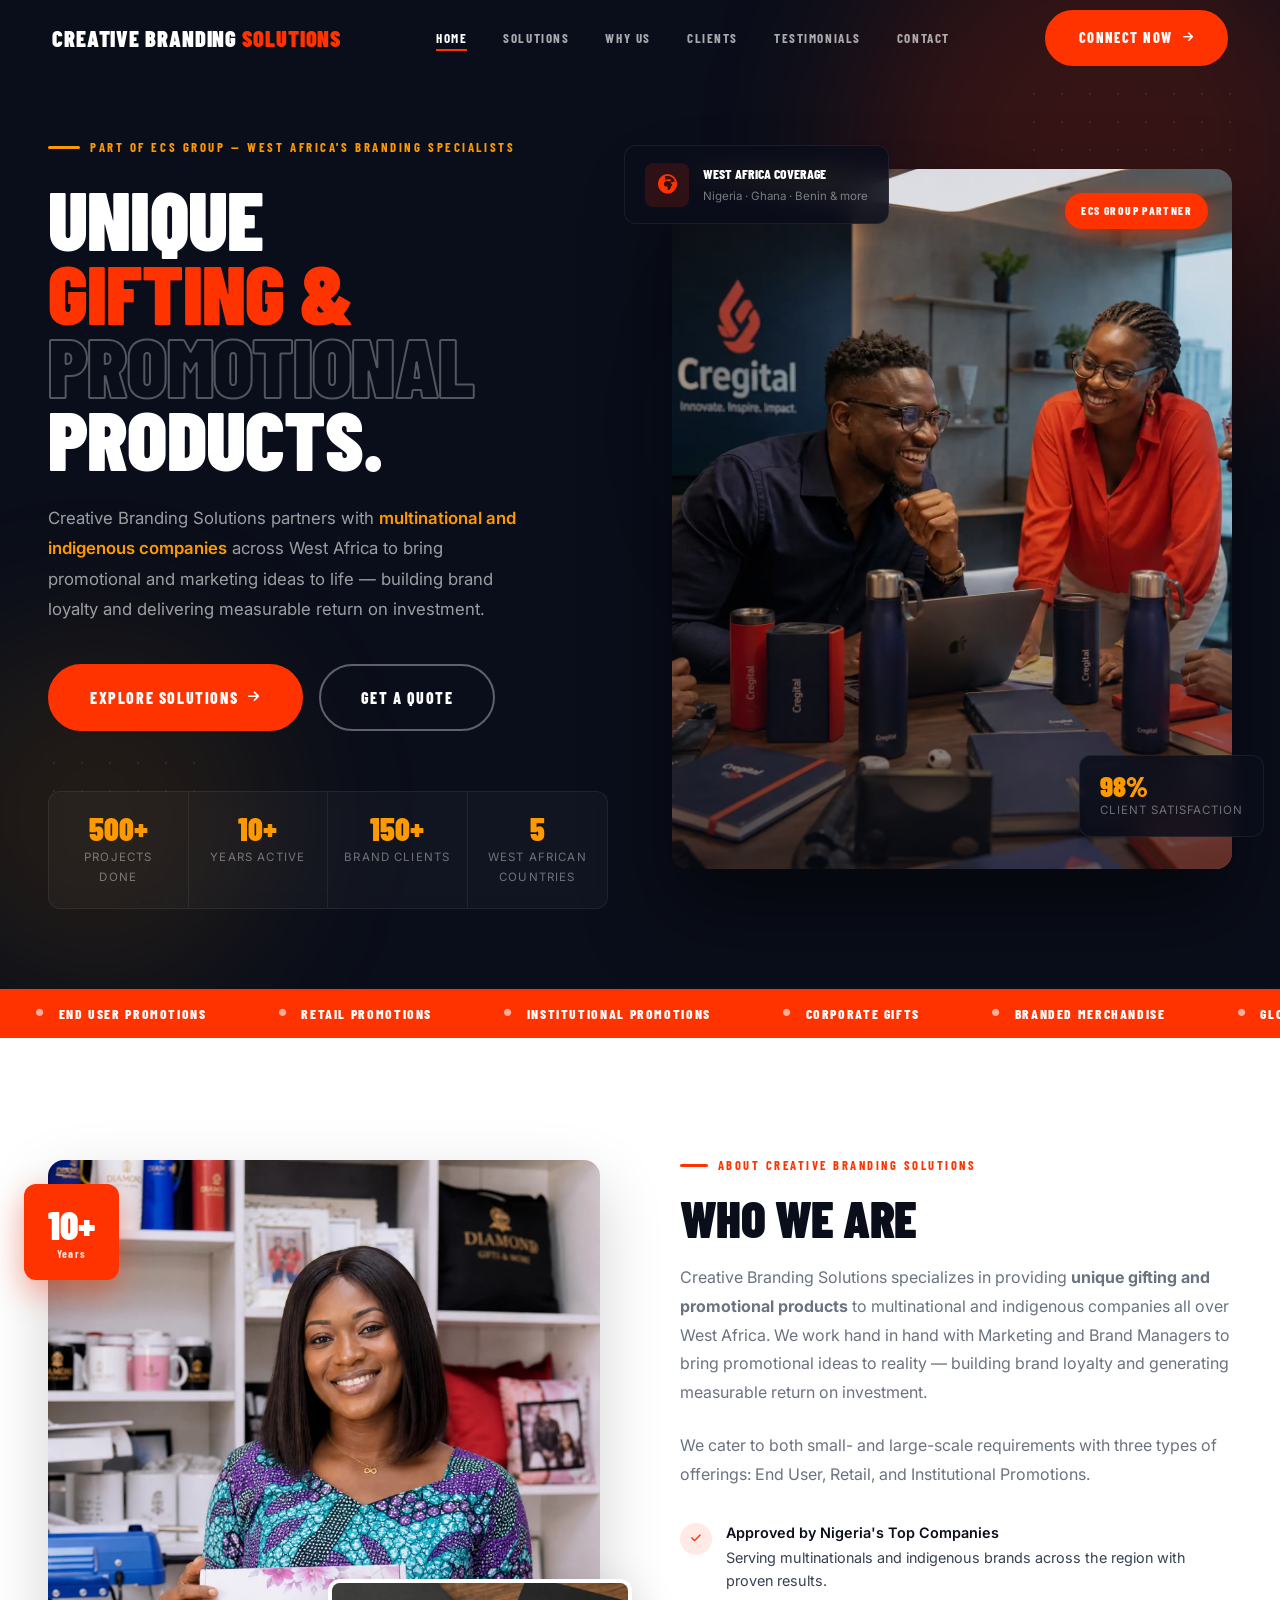
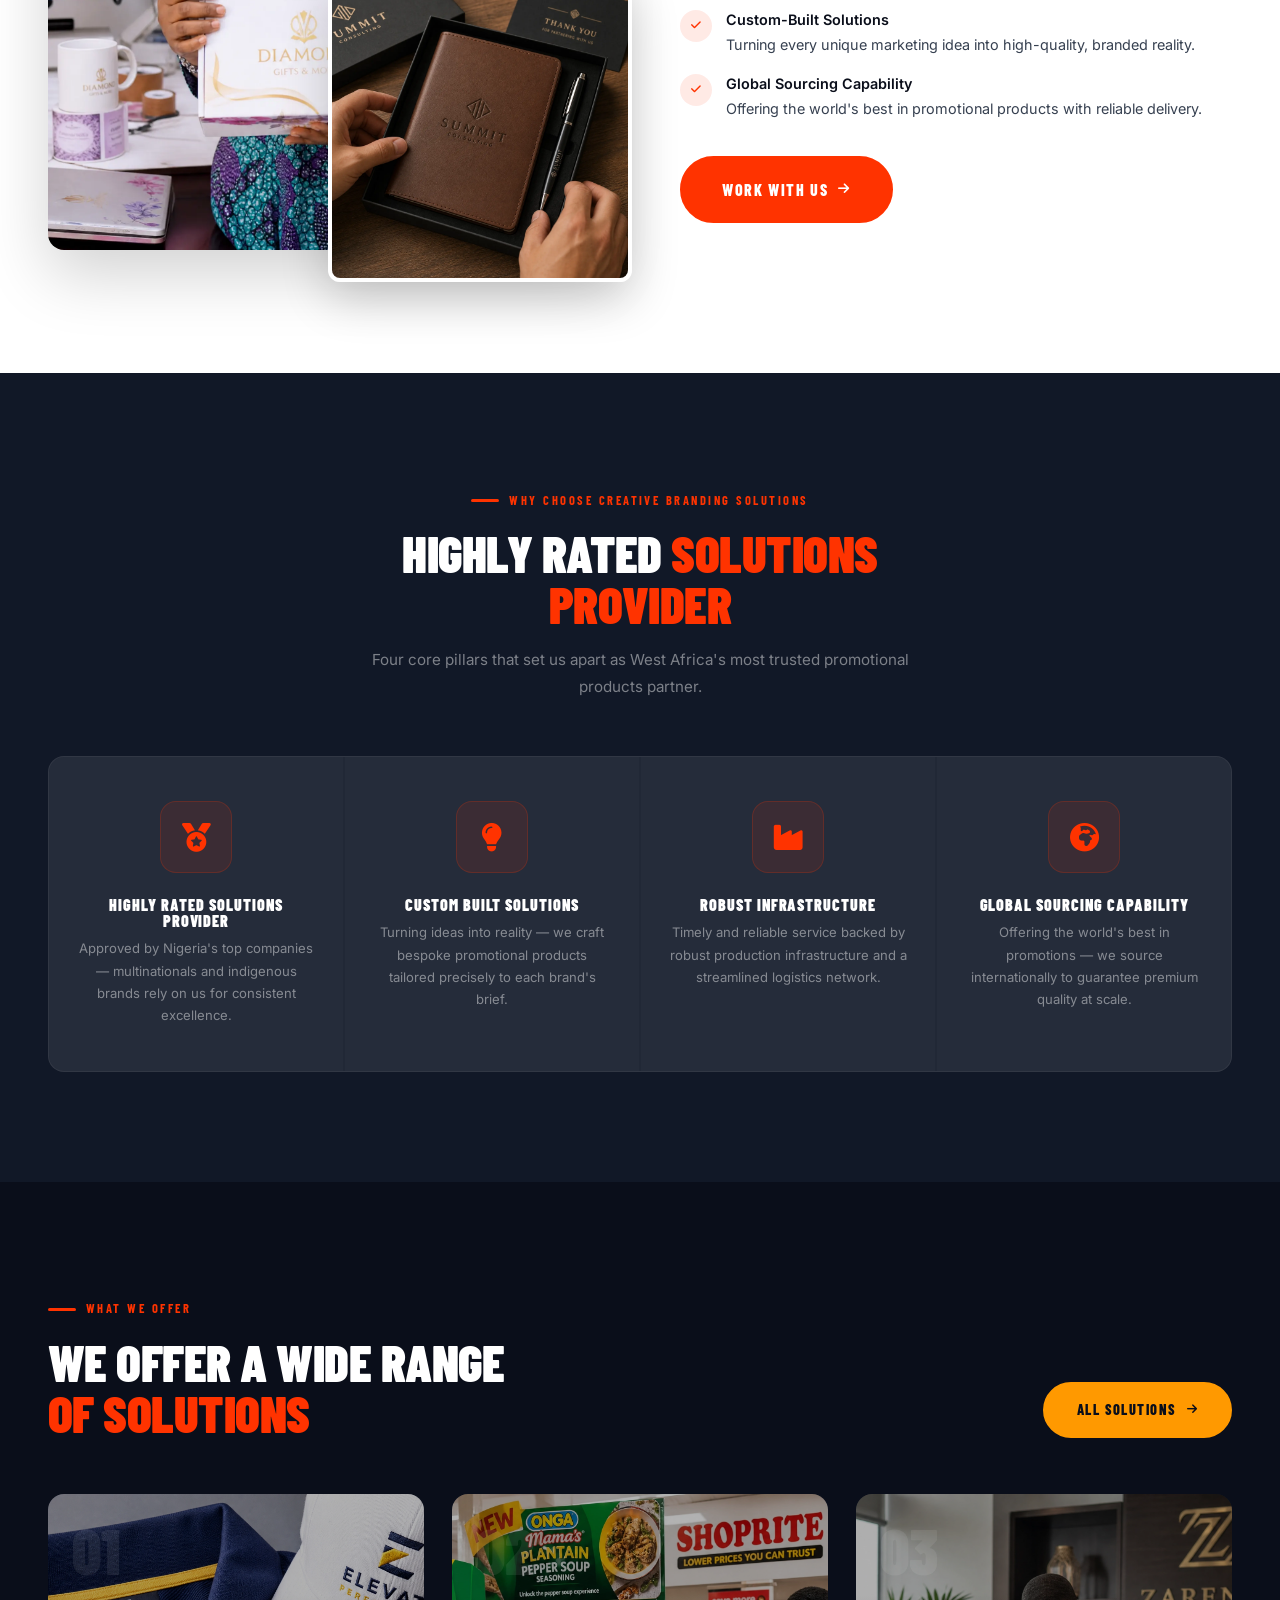
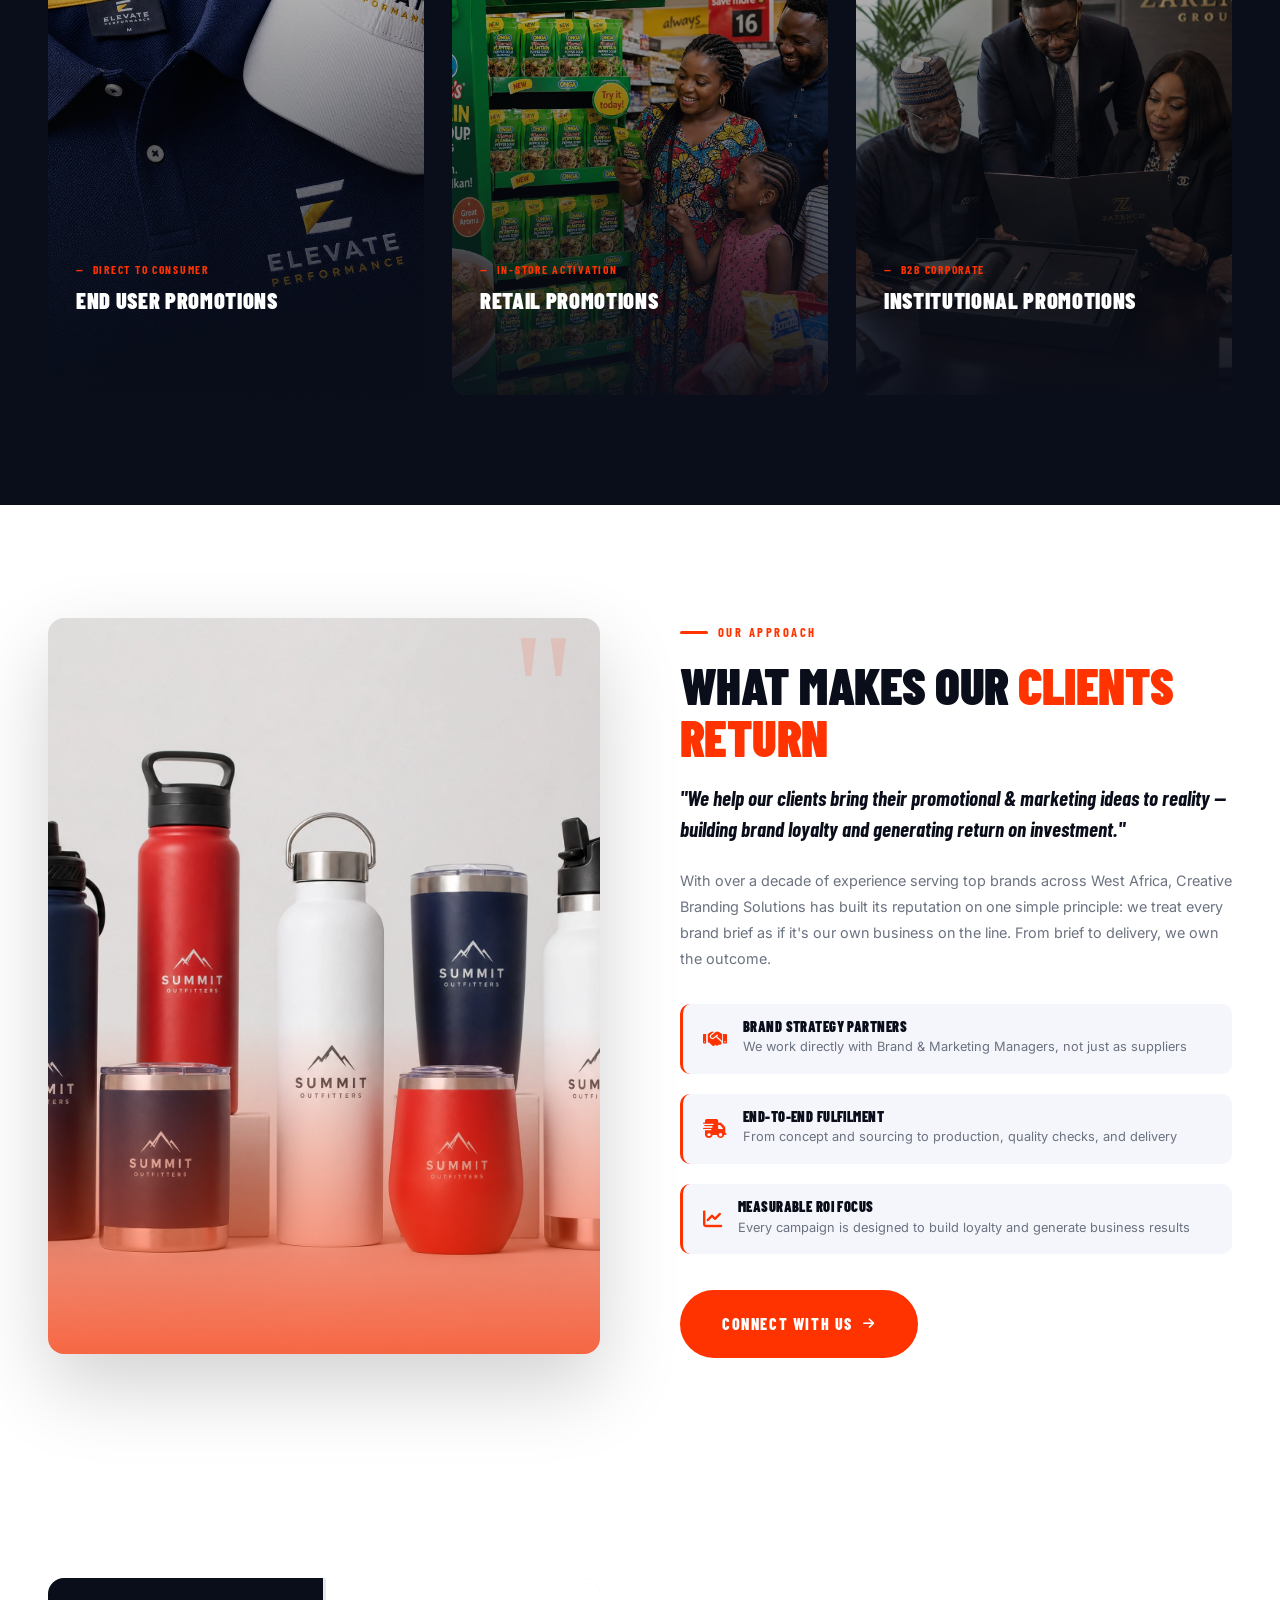
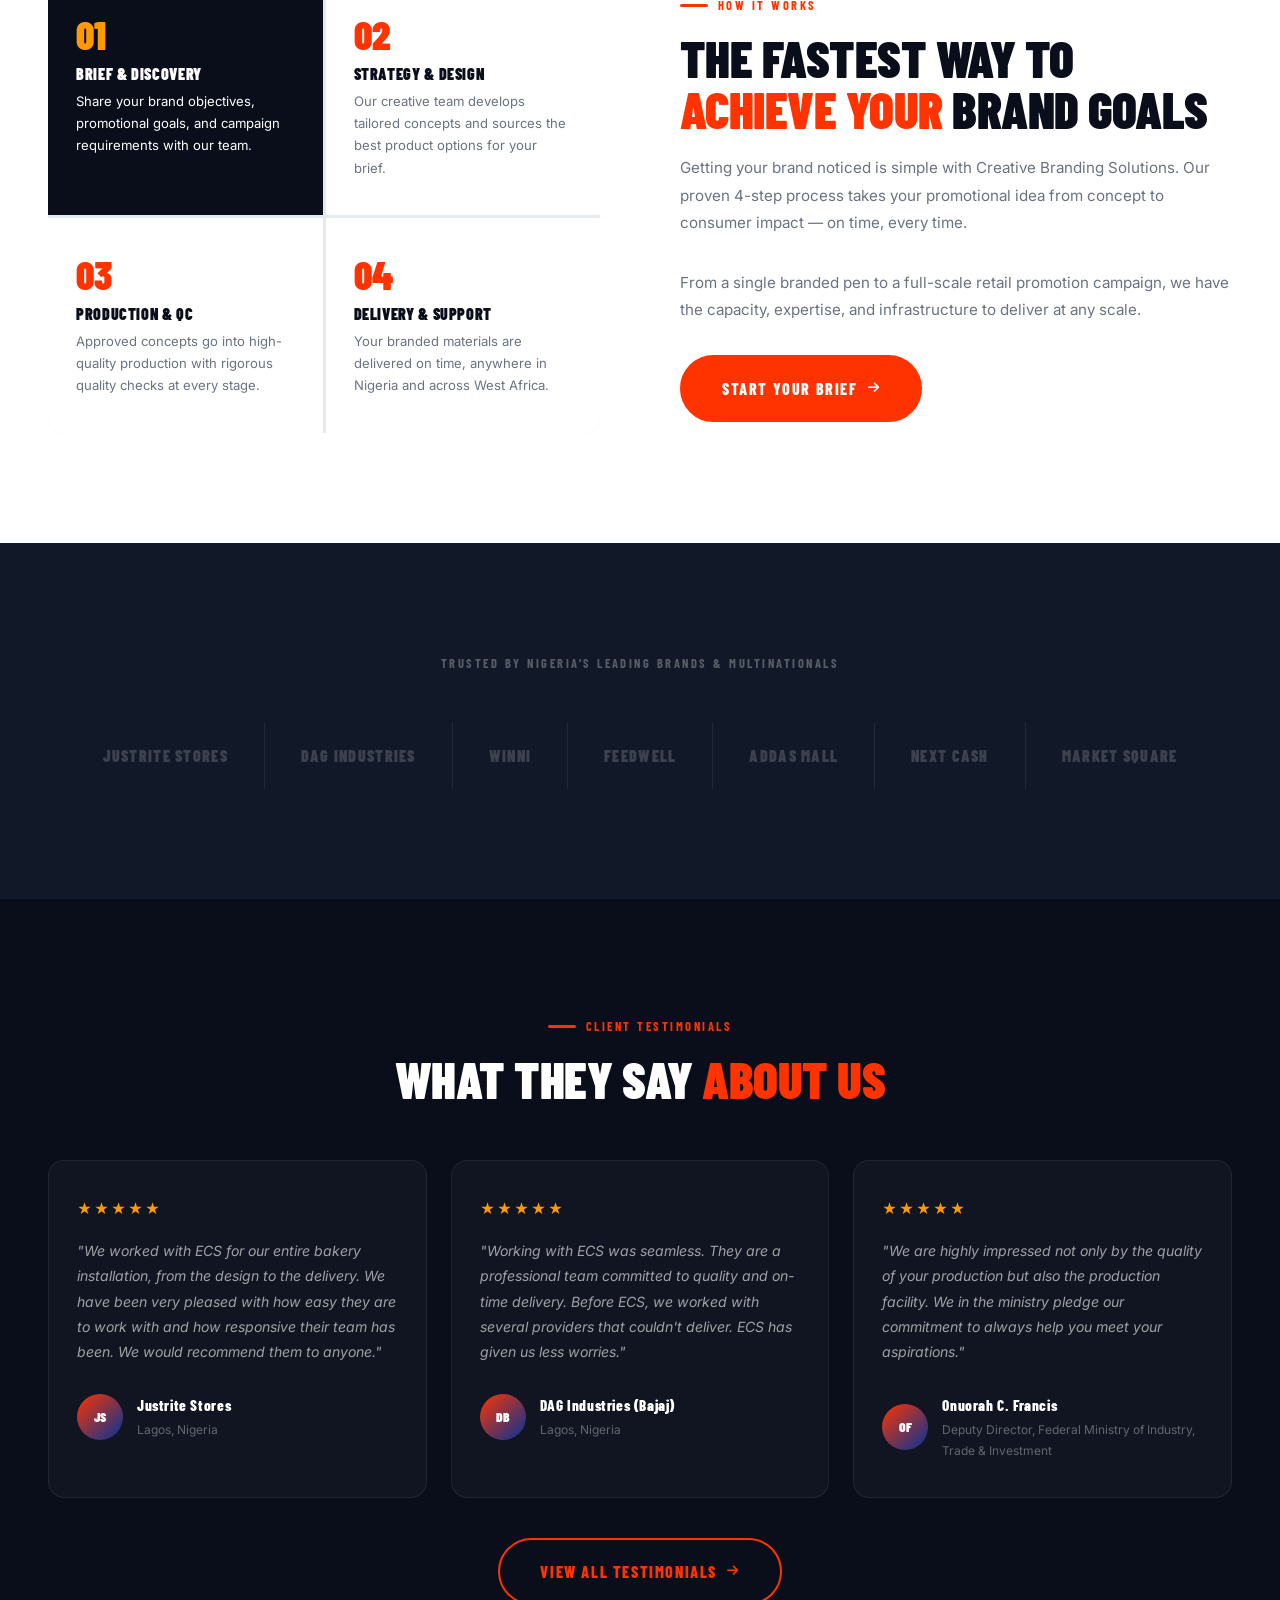
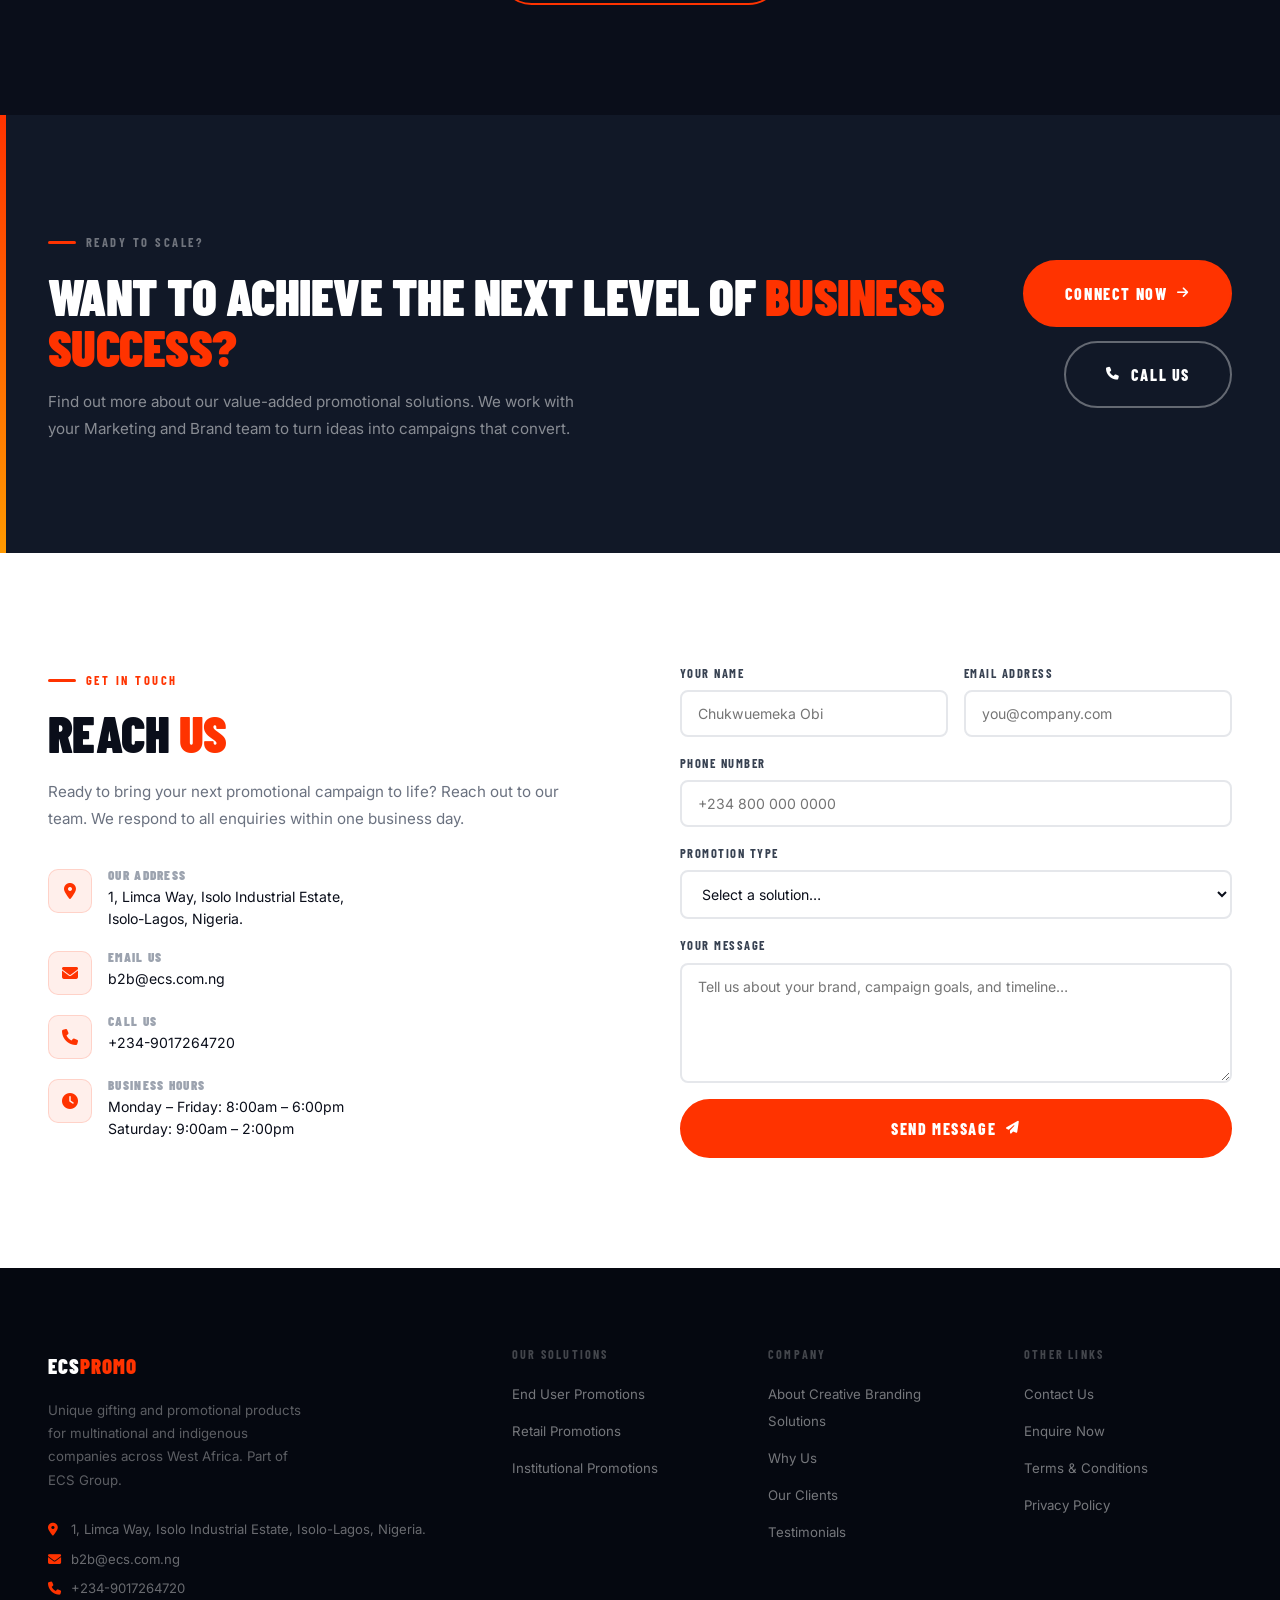
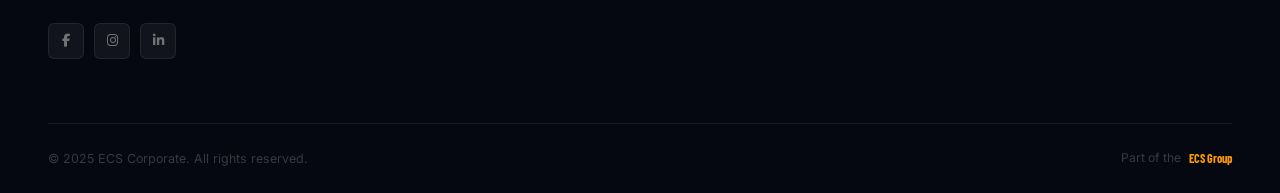
<file: index.html>
<!DOCTYPE html>
<html lang="en">
<head>
  <meta charset="UTF-8" />
  <meta name="viewport" content="width=device-width, initial-scale=1.0" />
  <title>Creative Branding Solutions | Branded Merchandise & Promotional Products Nigeria</title>
  <meta name="description" content="Creative Branding Solutions specializes in unique gifting and promotional products for multinational and indigenous companies across West Africa. End User, Retail & Institutional Promotions." />
  <link rel="canonical" href="https://ecspromo.com/" />

  <link rel="preconnect" href="https://fonts.googleapis.com" />
  <link rel="preconnect" href="https://fonts.gstatic.com" crossorigin />
  <link href="https://fonts.googleapis.com/css2?family=Barlow+Condensed:ital,wght@0,400;0,600;0,700;0,800;0,900;1,700&family=Inter:wght@300;400;500;600&display=swap" rel="stylesheet" />
  <link rel="stylesheet" href="https://cdnjs.cloudflare.com/ajax/libs/font-awesome/6.5.0/css/all.min.css" />

  <style>
    /* ================================================================
       Creative Branding Solutions — Flagship Homepage
       Brand: Deep Navy #0a0e1a | Flame Red #FF3300 | Amber #FF9900
       Inspired by: bold dark-bg, wave sections, organic shapes, impact
    ================================================================ */
    *, *::before, *::after { box-sizing: border-box; margin: 0; padding: 0; }

    :root {
      --ink:     #0a0e1a;
      --ink2:    #111827;
      --blue:    #003399;
      --blue-lt: #1a4dcc;
      --red:     #FF3300;
      --red-dk:  #cc2200;
      --amber:   #FF9900;
      --amber-dk:#e68a00;
      --white:   #ffffff;
      --off:     #f4f6fb;
      --muted:   #9ca3af;
      --border:  rgba(255,255,255,0.07);
      --font-h:  'Barlow Condensed', sans-serif;
      --font-b:  'Inter', sans-serif;
      --ease:    cubic-bezier(0.4, 0, 0.2, 1);
    }

    html { scroll-behavior: smooth; font-size: 16px; }
    body { font-family: var(--font-b); color: #fff; background: var(--ink); overflow-x: hidden; line-height: 1.7; }
    a { color: inherit; text-decoration: none; transition: all 0.25s var(--ease); }
    img { display: block; max-width: 100%; }
    .container { width: 100%; max-width: 1240px; margin: 0 auto; padding: 0 28px; }
    .section-pad { padding: 110px 0; }

    h1,h2,h3,h4,h5 {
      font-family: var(--font-h);
      font-weight: 900;
      line-height: 1.0;
      text-transform: uppercase;
      letter-spacing: -0.01em;
    }

    /* ======= BUTTONS ======= */
    .btn {
      display: inline-flex; align-items: center; gap: 10px;
      font-family: var(--font-h); font-weight: 800; font-size: 0.9rem;
      letter-spacing: 0.1em; text-transform: uppercase;
      padding: 14px 32px; border-radius: 100px; border: 2px solid transparent;
      cursor: pointer; transition: all 0.2s var(--ease); white-space: nowrap;
    }
    .btn-red { background: var(--red); color: #fff; border-color: var(--red); }
    .btn-red:hover { background: var(--red-dk); transform: translateY(-2px); box-shadow: 0 12px 30px rgba(255,51,0,0.4); }
    .btn-amber { background: var(--amber); color: var(--ink); border-color: var(--amber); }
    .btn-amber:hover { background: var(--amber-dk); transform: translateY(-2px); box-shadow: 0 12px 30px rgba(255,153,0,0.4); }
    .btn-outline-white { background: transparent; color: #fff; border-color: rgba(255,255,255,0.35); }
    .btn-outline-white:hover { border-color: #fff; background: rgba(255,255,255,0.08); }
    .btn-outline-red { background: transparent; color: var(--red); border-color: var(--red); }
    .btn-outline-red:hover { background: var(--red); color: #fff; }
    .btn-lg { padding: 18px 40px; font-size: 1rem; }
    .btn i { font-size: 0.8em; }

    /* ======= NAVBAR ======= */
    #navbar {
      position: fixed; top: 0; left: 0; right: 0; z-index: 999;
      transition: all 0.35s var(--ease);
    }
    .nav-inner {
      display: flex; align-items: center; justify-content: space-between;
      padding: 0 32px; height: 76px; max-width: 1240px; margin: 0 auto;
    }
    #navbar.solid { background: rgba(10,14,26,0.97); backdrop-filter: blur(16px); border-bottom: 1px solid var(--border); box-shadow: 0 4px 24px rgba(0,0,0,0.4); }

    .nav-logo {
      font-family: var(--font-h); font-weight: 900; font-size: 1.4rem;
      letter-spacing: 0.04em; text-transform: uppercase; color: #fff;
    }
    .nav-logo span { color: var(--red); }
    .nav-logo sub { font-size: 0.6em; color: var(--amber); vertical-align: super; letter-spacing: 0.12em; }

    .nav-links { display: flex; list-style: none; gap: 36px; align-items: center; }
    .nav-links a {
      font-family: var(--font-h); font-weight: 700; font-size: 0.82rem;
      letter-spacing: 0.12em; text-transform: uppercase;
      color: rgba(255,255,255,0.65); padding-bottom: 3px;
      border-bottom: 2px solid transparent;
    }
    .nav-links a:hover, .nav-links a.active { color: #fff; border-color: var(--red); }

    .nav-cta { display: flex; gap: 12px; }
    .nav-toggle { display: none; background: none; border: none; cursor: pointer; flex-direction: column; gap: 5px; padding: 8px; }
    .nav-toggle span { display: block; width: 24px; height: 2px; background: #fff; border-radius: 2px; transition: all 0.3s; }

    /* Mobile */
    #mobileMenu {
      display: none; position: fixed; inset: 0; background: var(--ink2);
      z-index: 1000; flex-direction: column; align-items: center;
      justify-content: center; gap: 28px;
    }
    #mobileMenu.open { display: flex; }
    #mobileMenu a { font-family: var(--font-h); font-weight: 900; font-size: 2.2rem; text-transform: uppercase; color: #fff; }
    #mobileMenu a:hover { color: var(--red); }
    .mobile-close { position: absolute; top: 24px; right: 24px; background: none; border: none; color: #fff; font-size: 1.6rem; cursor: pointer; }

    /* ======= HERO ======= */
    .hero {
      position: relative; min-height: 100svh; display: flex; align-items: center;
      overflow: hidden; background: var(--ink);
      padding: 130px 0 80px;
    }

    /* Background image with overlay */
    .hero-bg {
      position: absolute; inset: 0;
      background-image: url('https://Images.unsplash.com/photo-1506784983877-45594efa4cbe?w=1800&auto=format&fit=crop&q=70');
      background-size: cover; background-position: center 20%;
      filter: brightness(0.12) saturate(0.4);
    }

    /* Orange blob organic shapes — inspired by reference */
    .blob {
      position: absolute; border-radius: 50%; filter: blur(80px);
      pointer-events: none; z-index: 0;
    }
    .blob-1 { width: 500px; height: 500px; background: rgba(255,51,0,0.18); top: -100px; right: -80px; }
    .blob-2 { width: 350px; height: 350px; background: rgba(255,153,0,0.1); bottom: 0; left: -80px; }
    .blob-3 { width: 260px; height: 260px; background: rgba(0,51,153,0.25); top: 30%; right: 20%; }

    /* Dotted grid decoration */
    .dot-grid {
      position: absolute; pointer-events: none;
      background-image: radial-gradient(rgba(255,255,255,0.07) 1px, transparent 1px);
      background-size: 28px 28px;
    }
    .dot-grid-tr { top: 80px; right: 40px; width: 220px; height: 200px; }
    .dot-grid-bl { bottom: 80px; left: 40px; width: 180px; height: 160px; }

    .hero-inner {
      position: relative; z-index: 2; width: 100%;
      display: grid; grid-template-columns: 1fr 1fr; gap: 64px; align-items: center;
    }

    .hero-eyebrow {
      display: inline-flex; align-items: center; gap: 10px;
      font-family: var(--font-h); font-weight: 700; font-size: 0.8rem;
      letter-spacing: 0.2em; text-transform: uppercase;
      color: var(--amber); margin-bottom: 24px;
    }
    .hero-eyebrow::before { content: ''; width: 32px; height: 3px; background: var(--amber); border-radius: 2px; }

    .hero-title {
      font-size: clamp(3.6rem, 6.5vw, 7rem);
      line-height: 0.88; color: #fff; margin-bottom: 28px;
    }
    .hero-title .line-red { color: var(--red); display: block; }
    .hero-title .line-amber { color: var(--amber); display: block; }
    .hero-title .line-stroke {
      display: block;
      -webkit-text-stroke: 2px rgba(255,255,255,0.3);
      color: transparent;
    }

    .hero-desc {
      font-size: 1.05rem; color: rgba(255,255,255,0.6);
      line-height: 1.8; max-width: 480px; margin-bottom: 40px;
    }
    .hero-desc strong { color: var(--amber); font-weight: 600; }

    .hero-actions { display: flex; gap: 16px; flex-wrap: wrap; margin-bottom: 60px; }

    .hero-counters {
      display: grid; grid-template-columns: repeat(4, 1fr);
      gap: 0; border: 1px solid var(--border); border-radius: 12px;
      overflow: hidden; background: rgba(255,255,255,0.03);
      backdrop-filter: blur(8px);
    }
    .counter-cell {
      padding: 20px 16px; border-right: 1px solid var(--border); text-align: center;
    }
    .counter-cell:last-child { border-right: none; }
    .counter-num {
      font-family: var(--font-h); font-weight: 900; font-size: 2rem;
      color: var(--amber); line-height: 1;
    }
    .counter-lbl { font-size: 0.72rem; color: rgba(255,255,255,0.4); text-transform: uppercase; letter-spacing: 0.1em; margin-top: 4px; }

    /* Hero right side — floating image cards */
    .hero-right { position: relative; }
    .hero-img-main {
      border-radius: 16px; overflow: hidden;
      aspect-ratio: 4/5; position: relative;
      box-shadow: 0 40px 80px rgba(0,0,0,0.5);
    }
    .hero-img-main img { width: 100%; height: 100%; object-fit: cover; filter: brightness(0.9); }
    .hero-img-main::after {
      content: ''; position: absolute; inset: 0;
      background: linear-gradient(to top, rgba(10,14,26,0.6) 0%, transparent 50%);
    }

    .hero-card-float {
      position: absolute; background: rgba(10,14,26,0.85); backdrop-filter: blur(12px);
      border: 1px solid var(--border); border-radius: 12px; padding: 16px 20px;
    }
    .hero-card-float.top {
      top: -24px; left: -48px;
      display: flex; align-items: center; gap: 14px;
    }
    .hero-card-float.bottom { bottom: 32px; right: -32px; }
    .float-icon {
      width: 44px; height: 44px; border-radius: 8px;
      display: flex; align-items: center; justify-content: center; font-size: 1.2rem; flex-shrink: 0;
    }
    .float-title { font-family: var(--font-h); font-size: 0.85rem; font-weight: 800; color: #fff; text-transform: uppercase; }
    .float-sub { font-size: 0.72rem; color: rgba(255,255,255,0.45); margin-top: 2px; }
    .float-stat { font-family: var(--font-h); font-weight: 900; font-size: 1.8rem; color: var(--amber); line-height: 1; }
    .float-stat-lbl { font-size: 0.72rem; color: rgba(255,255,255,0.4); text-transform: uppercase; letter-spacing: 0.08em; }

    .hero-badge-ecs {
      position: absolute; top: 24px; right: 24px; z-index: 1;
      background: var(--red); color: #fff;
      font-family: var(--font-h); font-weight: 800; font-size: 0.72rem;
      letter-spacing: 0.12em; text-transform: uppercase;
      padding: 8px 16px; border-radius: 100px;
      box-shadow: 0 4px 20px rgba(255,51,0,0.5);
    }

    /* ======= WAVE DIVIDER ======= */
    .wave-down { display: block; width: 100%; height: 80px; overflow: hidden; }
    .wave-down svg { width: 100%; height: 100%; }
    .wave-up { display: block; width: 100%; height: 80px; overflow: hidden; transform: scaleY(-1); }
    .wave-up svg { width: 100%; height: 100%; }

    /* ======= MARQUEE ======= */
    .marquee-wrap { background: var(--red); padding: 13px 0; overflow: hidden; }
    .marquee-track {
      display: flex; gap: 0;
      animation: marquee 30s linear infinite; white-space: nowrap;
    }
    .marquee-item {
      display: inline-flex; align-items: center; gap: 14px;
      font-family: var(--font-h); font-weight: 800; font-size: 0.85rem;
      letter-spacing: 0.12em; text-transform: uppercase;
      color: #fff; padding: 0 36px;
    }
    .marquee-item i { font-size: 0.45rem; opacity: 0.6; }
    @keyframes marquee { from { transform: translateX(0); } to { transform: translateX(-50%); } }

    /* ======= WHO WE ARE ======= */
    .who-section { background: #fff; color: var(--ink); }

    .section-eyebrow {
      display: inline-flex; align-items: center; gap: 10px;
      font-family: var(--font-h); font-weight: 700; font-size: 0.78rem;
      letter-spacing: 0.2em; text-transform: uppercase; color: var(--red);
      margin-bottom: 16px;
    }
    .section-eyebrow::before { content: ''; width: 28px; height: 3px; background: var(--red); border-radius: 2px; }

    .section-title-dark { font-size: clamp(2.2rem, 4vw, 3.8rem); color: var(--ink); }
    .section-title-dark span { color: var(--red); }
    .section-title-light { font-size: clamp(2.2rem, 4vw, 3.8rem); color: #fff; }
    .section-title-light span { color: var(--red); }

    .who-inner { display: grid; grid-template-columns: 1fr 1fr; gap: 80px; align-items: center; }

    .who-left-imgs { position: relative; }
    .who-img-stack {
      position: relative; border-radius: 16px; overflow: hidden;
      aspect-ratio: 4/5; box-shadow: 0 24px 64px rgba(0,0,0,0.18);
    }
    .who-img-stack img { width: 100%; height: 100%; object-fit: cover; }
    .who-img-inset {
      position: absolute; bottom: -32px; right: -32px;
      width: 55%; border-radius: 12px; overflow: hidden;
      border: 4px solid #fff; box-shadow: 0 16px 48px rgba(0,0,0,0.2);
      aspect-ratio: 1;
    }
    .who-img-inset img { width: 100%; height: 100%; object-fit: cover; }
    .who-years-badge {
      position: absolute; top: 24px; left: -24px;
      background: var(--red); color: #fff;
      font-family: var(--font-h); font-weight: 900; font-size: 2.5rem; line-height: 1;
      padding: 20px 24px; border-radius: 12px;
      box-shadow: 0 12px 32px rgba(255,51,0,0.4);
      text-align: center;
    }
    .who-years-badge span { display: block; font-size: 0.7rem; font-weight: 700; letter-spacing: 0.1em; margin-top: 4px; opacity: 0.85; }

    .who-right { padding-bottom: 40px; }
    .who-right .section-sub { font-size: 1rem; color: #6b7280; line-height: 1.8; margin: 20px 0 32px; }
    .who-checkpoints { display: flex; flex-direction: column; gap: 16px; margin-bottom: 36px; }
    .checkpoint {
      display: flex; align-items: flex-start; gap: 14px;
      font-size: 0.9rem; color: #374151; line-height: 1.6;
    }
    .checkpoint-icon {
      width: 32px; height: 32px; min-width: 32px; border-radius: 50%;
      background: rgba(255,51,0,0.1); display: flex; align-items: center;
      justify-content: center; color: var(--red); font-size: 0.7rem; margin-top: 2px;
    }
    .checkpoint strong { display: block; color: var(--ink); font-weight: 600; margin-bottom: 2px; }

    /* ======= WHY US PILLARS ======= */
    .why-section { background: var(--ink2); }
    .pillars-grid {
      display: grid; grid-template-columns: repeat(4, 1fr); gap: 2px;
      background: var(--border); border: 1px solid var(--border);
      border-radius: 16px; overflow: hidden; margin-top: 56px;
    }
    .pillar-card {
      background: rgba(255,255,255,0.02); padding: 44px 28px;
      text-align: center; transition: all 0.3s var(--ease); cursor: default;
      position: relative; overflow: hidden;
    }
    .pillar-card::before {
      content: ''; position: absolute; bottom: 0; left: 0; right: 0; height: 3px;
      background: var(--red); transform: scaleX(0); transform-origin: center;
      transition: transform 0.3s var(--ease);
    }
    .pillar-card:hover { background: rgba(255,255,255,0.05); }
    .pillar-card:hover::before { transform: scaleX(1); }

    .pillar-icon-wrap {
      width: 72px; height: 72px; border-radius: 16px;
      background: rgba(255,51,0,0.1); border: 1px solid rgba(255,51,0,0.2);
      display: flex; align-items: center; justify-content: center;
      font-size: 1.8rem; color: var(--red); margin: 0 auto 24px;
      transition: all 0.3s;
    }
    .pillar-card:hover .pillar-icon-wrap { background: var(--red); color: #fff; border-color: var(--red); }
    .pillar-card h3 { font-size: 1rem; letter-spacing: 0.06em; color: #fff; margin-bottom: 8px; }
    .pillar-card p { font-size: 0.82rem; color: rgba(255,255,255,0.45); line-height: 1.7; }

    /* ======= SOLUTIONS ======= */
    .solutions-section { background: var(--ink); }

    .solutions-grid { display: grid; grid-template-columns: repeat(3, 1fr); gap: 28px; margin-top: 56px; }

    .solution-card {
      position: relative; border-radius: 16px; overflow: hidden;
      aspect-ratio: 3/4; background: var(--ink2);
      cursor: pointer;
    }
    .solution-card img { width: 100%; height: 100%; object-fit: cover; transition: transform 0.6s var(--ease); filter: brightness(0.7); }
    .solution-card:hover img { transform: scale(1.08); }

    .solution-overlay {
      position: absolute; inset: 0;
      background: linear-gradient(to top, rgba(10,14,26,0.92) 0%, rgba(10,14,26,0.3) 50%, transparent 80%);
      display: flex; flex-direction: column; justify-content: flex-end;
      padding: 32px 28px;
    }

    .solution-tag {
      display: inline-flex; align-items: center; gap: 8px;
      font-family: var(--font-h); font-weight: 700; font-size: 0.72rem;
      letter-spacing: 0.15em; text-transform: uppercase;
      color: var(--red); margin-bottom: 10px;
    }
    .solution-tag::before { content: '—'; }
    .solution-card h3 { font-size: 1.4rem; color: #fff; margin-bottom: 10px; letter-spacing: 0.03em; }
    .solution-card p { font-size: 0.82rem; color: rgba(255,255,255,0.55); line-height: 1.65; margin-bottom: 20px; max-height: 0; overflow: hidden; transition: max-height 0.4s; }
    .solution-card:hover p { max-height: 120px; }
    .solution-link {
      display: inline-flex; align-items: center; gap: 8px;
      font-family: var(--font-h); font-weight: 700; font-size: 0.8rem;
      letter-spacing: 0.1em; text-transform: uppercase; color: var(--amber);
      opacity: 0; transform: translateY(8px); transition: all 0.3s;
    }
    .solution-link i { font-size: 0.7em; transition: transform 0.2s; }
    .solution-card:hover .solution-link { opacity: 1; transform: translateY(0); }
    .solution-card:hover .solution-link i { transform: translateX(4px); }

    .solution-num {
      position: absolute; top: 24px; left: 24px;
      font-family: var(--font-h); font-weight: 900; font-size: 4rem; line-height: 1;
      color: rgba(255,255,255,0.08); transition: color 0.3s;
    }
    .solution-card:hover .solution-num { color: rgba(255,51,0,0.15); }

    /* ======= CEO / TESTIMONIAL FEATURE ======= */
    .feature-section { background: #fff; color: var(--ink); overflow: hidden; }
    .feature-inner { display: grid; grid-template-columns: 1fr 1fr; gap: 80px; align-items: center; }

    .feature-img {
      position: relative;
    }
    .feature-img-frame {
      border-radius: 16px; overflow: hidden; aspect-ratio: 3/4;
      box-shadow: 0 32px 80px rgba(0,0,0,0.18); position: relative;
    }
    .feature-img-frame img { width: 100%; height: 100%; object-fit: cover; }
    .feature-img-frame::before {
      content: '';
      position: absolute; bottom: 0; left: 0; right: 0; height: 45%;
      background: linear-gradient(to top, rgba(255,51,0,0.7), transparent);
    }

    .quote-big {
      font-family: serif; font-size: 10rem; line-height: 0.5;
      color: var(--red); opacity: 0.12; position: absolute;
      top: 32px; right: 24px; pointer-events: none;
    }

    .feature-right .section-eyebrow { color: var(--red); }
    .feature-right .section-eyebrow::before { background: var(--red); }

    .feature-quote {
      font-family: var(--font-h); font-style: italic; font-size: 1.3rem;
      font-weight: 700; line-height: 1.5; color: var(--ink);
      margin: 20px 0 24px; position: relative;
    }

    .feature-desc { font-size: 0.9rem; color: #6b7280; line-height: 1.8; margin-bottom: 32px; }

    .feat-highlights { display: flex; flex-direction: column; gap: 20px; margin-bottom: 36px; }
    .feat-hl {
      display: flex; align-items: center; gap: 16px;
      padding: 16px 20px; background: var(--off); border-radius: 10px;
      border-left: 3px solid var(--red);
    }
    .feat-hl-icon { font-size: 1.2rem; color: var(--red); }
    .feat-hl h5 { font-family: var(--font-h); font-size: 0.9rem; color: var(--ink); letter-spacing: 0.03em; margin-bottom: 2px; }
    .feat-hl p { font-size: 0.8rem; color: #6b7280; }

    /* ======= PROCESS (4-step, reference-inspired 2x2 grid) ======= */
    .process-section { background: #fff; color: var(--ink); }

    .process-split { display: grid; grid-template-columns: 1fr 1fr; gap: 80px; align-items: center; }

    .process-steps-grid { display: grid; grid-template-columns: 1fr 1fr; gap: 3px; background: #e5e9f0; border-radius: 16px; overflow: hidden; }

    .proc-step {
      background: #fff; padding: 36px 28px; position: relative;
      transition: all 0.3s var(--ease);
    }
    .proc-step:hover { background: var(--off); }
    .proc-step.active { background: var(--ink); }
    .proc-step.active h4, .proc-step.active p { color: #fff !important; }

    .proc-num {
      font-family: var(--font-h); font-weight: 900; font-size: 2.5rem;
      color: var(--red); line-height: 1; margin-bottom: 12px;
    }
    .proc-step h4 { font-family: var(--font-h); font-size: 1rem; letter-spacing: 0.04em; color: var(--ink); margin-bottom: 8px; }
    .proc-step p { font-size: 0.82rem; color: #6b7280; line-height: 1.7; }
    .proc-step.active .proc-num { color: var(--amber); }

    .process-right .section-title-dark { margin-bottom: 20px; }
    .process-right p { font-size: 0.95rem; color: #6b7280; line-height: 1.8; margin-bottom: 32px; }

    /* ======= CLIENTS ======= */
    .clients-section { background: var(--ink2); }
    .clients-label {
      text-align: center;
      font-family: var(--font-h); font-size: 0.78rem; font-weight: 700;
      letter-spacing: 0.2em; text-transform: uppercase; color: rgba(255,255,255,0.3);
      margin-bottom: 48px;
    }
    .clients-logos {
      display: flex; align-items: center; justify-content: center;
      gap: 0; flex-wrap: wrap;
    }
    .client-logo-item {
      padding: 20px 36px; border-right: 1px solid var(--border);
      font-family: var(--font-h); font-weight: 900; font-size: 1rem;
      letter-spacing: 0.08em; text-transform: uppercase;
      color: rgba(255,255,255,0.18); transition: color 0.2s;
    }
    .client-logo-item:last-child { border-right: none; }
    .client-logo-item:hover { color: rgba(255,255,255,0.55); }

    /* ======= TESTIMONIALS ======= */
    .testimonials-section { background: var(--ink); }

    .testi-grid { display: grid; grid-template-columns: 1fr 1fr 1fr; gap: 24px; margin-top: 56px; }

    .testi-card {
      background: rgba(255,255,255,0.03); border: 1px solid var(--border);
      border-radius: 16px; padding: 36px 28px; position: relative;
      transition: all 0.3s var(--ease); overflow: hidden;
    }
    .testi-card::before {
      content: ''; position: absolute; top: 0; left: 0; right: 0; height: 3px;
      background: linear-gradient(90deg, var(--red), var(--amber));
      opacity: 0; transition: opacity 0.3s;
    }
    .testi-card:hover { border-color: rgba(255,255,255,0.12); background: rgba(255,255,255,0.05); }
    .testi-card:hover::before { opacity: 1; }

    .testi-stars { color: var(--amber); font-size: 0.9rem; letter-spacing: 2px; margin-bottom: 16px; }
    .testi-quote { font-size: 0.88rem; color: rgba(255,255,255,0.6); line-height: 1.8; font-style: italic; margin-bottom: 28px; }
    .testi-author { display: flex; align-items: center; gap: 14px; }
    .testi-avatar {
      width: 46px; height: 46px; border-radius: 50%;
      background: linear-gradient(135deg, var(--red), var(--blue));
      display: flex; align-items: center; justify-content: center;
      font-family: var(--font-h); font-weight: 900; color: #fff; font-size: 0.85rem;
      flex-shrink: 0;
    }
    .testi-name { font-family: var(--font-h); font-size: 0.95rem; font-weight: 800; color: #fff; letter-spacing: 0.04em; }
    .testi-role { font-size: 0.75rem; color: rgba(255,255,255,0.35); margin-top: 2px; }

    /* ======= CTA SECTION ======= */
    .cta-section {
      position: relative; overflow: hidden;
      background: var(--ink2);
    }
    .cta-bg-img {
      position: absolute; inset: 0;
      background-image: url('https://Images.unsplash.com/photo-1542744094-3a31f272c490?w=1400&auto=format&fit=crop&q=50');
      background-size: cover; background-position: center;
      opacity: 0.05;
    }
    .cta-left-stripe {
      position: absolute; left: 0; top: 0; bottom: 0; width: 6px;
      background: linear-gradient(to bottom, var(--red), var(--amber));
    }

    .cta-inner {
      position: relative; z-index: 1;
      display: grid; grid-template-columns: 1fr auto; gap: 60px;
      align-items: center;
    }
    .cta-title { font-size: clamp(2.2rem, 4vw, 3.5rem); color: #fff; margin-bottom: 16px; }
    .cta-title span { color: var(--red); }
    .cta-desc { font-size: 0.95rem; color: rgba(255,255,255,0.5); line-height: 1.8; max-width: 540px; }
    .cta-actions { display: flex; flex-direction: column; gap: 14px; align-items: flex-end; }

    /* ======= CONTACT FORM ======= */
    .contact-section { background: #fff; color: var(--ink); }
    .contact-inner { display: grid; grid-template-columns: 1fr 1fr; gap: 80px; align-items: start; }

    .contact-info .section-eyebrow::before { background: var(--red); }
    .contact-info .section-title-dark { margin-bottom: 20px; }
    .contact-desc { font-size: 0.95rem; color: #6b7280; line-height: 1.8; margin-bottom: 36px; }
    .contact-details { display: flex; flex-direction: column; gap: 20px; }
    .contact-detail-item { display: flex; align-items: flex-start; gap: 16px; }
    .contact-icon {
      width: 44px; height: 44px; min-width: 44px; border-radius: 10px;
      background: rgba(255,51,0,0.08); border: 1px solid rgba(255,51,0,0.15);
      display: flex; align-items: center; justify-content: center;
      color: var(--red); font-size: 1rem;
    }
    .contact-detail-item h5 { font-family: var(--font-h); font-size: 0.82rem; letter-spacing: 0.1em; color: #9ca3af; text-transform: uppercase; margin-bottom: 4px; }
    .contact-detail-item p { font-size: 0.88rem; color: var(--ink); line-height: 1.6; }

    .contact-form { display: flex; flex-direction: column; gap: 16px; }
    .form-row { display: grid; grid-template-columns: 1fr 1fr; gap: 16px; }
    .form-group { display: flex; flex-direction: column; gap: 6px; }
    .form-group label { font-family: var(--font-h); font-size: 0.78rem; letter-spacing: 0.12em; text-transform: uppercase; color: #374151; font-weight: 700; }
    .form-group input, .form-group textarea, .form-group select {
      padding: 13px 16px; border: 2px solid #e5e7eb; border-radius: 8px;
      font-family: var(--font-b); font-size: 0.88rem; color: var(--ink);
      background: #fff; transition: border-color 0.2s;
      outline: none;
    }
    .form-group input:focus, .form-group textarea:focus, .form-group select:focus { border-color: var(--red); }
    .form-group textarea { resize: vertical; min-height: 120px; }

    /* ======= FOOTER ======= */
    footer { background: #050810; padding: 80px 0 0; }
    .footer-top { padding-bottom: 64px; border-bottom: 1px solid var(--border); }
    .footer-grid { display: grid; grid-template-columns: 2fr 1fr 1fr 1fr; gap: 48px; }

    .footer-logo { font-family: var(--font-h); font-weight: 900; font-size: 1.3rem; letter-spacing: 0.05em; text-transform: uppercase; color: #fff; margin-bottom: 16px; }
    .footer-logo span { color: var(--red); }
    .footer-desc { font-size: 0.83rem; color: rgba(255,255,255,0.35); line-height: 1.75; max-width: 270px; margin-bottom: 28px; }
    .footer-contact-line { display: flex; align-items: flex-start; gap: 10px; font-size: 0.82rem; color: rgba(255,255,255,0.4); margin-bottom: 10px; line-height: 1.5; }
    .footer-contact-line i { color: var(--red); margin-top: 3px; width: 13px; flex-shrink: 0; }
    .footer-socials { display: flex; gap: 10px; margin-top: 24px; }
    .social-btn {
      width: 36px; height: 36px; border-radius: 6px;
      background: rgba(255,255,255,0.05); border: 1px solid var(--border);
      display: flex; align-items: center; justify-content: center;
      color: rgba(255,255,255,0.4); font-size: 0.82rem; transition: all 0.2s;
    }
    .social-btn:hover { background: var(--red); border-color: var(--red); color: #fff; }

    .footer-col h5 { font-family: var(--font-h); font-size: 0.76rem; font-weight: 700; letter-spacing: 0.18em; text-transform: uppercase; color: rgba(255,255,255,0.25); margin-bottom: 20px; }
    .footer-links { list-style: none; display: flex; flex-direction: column; gap: 10px; }
    .footer-links a { font-size: 0.83rem; color: rgba(255,255,255,0.45); transition: color 0.2s; }
    .footer-links a:hover { color: var(--amber); }

    .footer-bottom {
      padding: 24px 0;
      display: flex; align-items: center; justify-content: space-between; gap: 16px; flex-wrap: wrap;
    }
    .footer-copy { font-size: 0.78rem; color: rgba(255,255,255,0.2); }
    .footer-ecs { font-size: 0.76rem; color: rgba(255,255,255,0.2); display: flex; align-items: center; gap: 8px; }
    .footer-ecs span { color: var(--amber); font-family: var(--font-h); font-weight: 700; }

    /* ======= REVEAL ======= */
    .reveal { opacity: 0; transform: translateY(36px); transition: opacity 0.65s var(--ease), transform 0.65s var(--ease); }
    .reveal.d1 { transition-delay: 0.1s; }
    .reveal.d2 { transition-delay: 0.2s; }
    .reveal.d3 { transition-delay: 0.3s; }
    .reveal.d4 { transition-delay: 0.4s; }
    .reveal.visible { opacity: 1; transform: translateY(0); }

    /* ======= RESPONSIVE ======= */
    @media (max-width: 1024px) {
      .hero-inner { grid-template-columns: 1fr; }
      .hero-right { display: none; }
      .hero-counters { grid-template-columns: repeat(2, 1fr); }
      .who-inner, .feature-inner, .process-split, .contact-inner, .cta-inner { grid-template-columns: 1fr; }
      .who-left-imgs { display: none; }
      .pillars-grid { grid-template-columns: repeat(2, 1fr); }
      .solutions-grid { grid-template-columns: 1fr 1fr; }
      .testi-grid { grid-template-columns: 1fr 1fr; }
      .footer-grid { grid-template-columns: 1fr 1fr; }
      .cta-inner { grid-template-columns: 1fr; }
      .cta-actions { align-items: flex-start; flex-direction: row; }
    }

    @media (max-width: 768px) {
      .section-pad { padding: 72px 0; }
      .nav-links, .nav-cta { display: none; }
      .nav-toggle { display: flex; }
      .hero-title { font-size: clamp(3rem, 13vw, 5rem); }
      .hero-counters { grid-template-columns: 1fr 1fr; }
      .solutions-grid { grid-template-columns: 1fr; }
      .process-steps-grid { grid-template-columns: 1fr; }
      .testi-grid { grid-template-columns: 1fr; }
      .footer-grid { grid-template-columns: 1fr; }
      .form-row { grid-template-columns: 1fr; }
      .pillars-grid { grid-template-columns: 1fr 1fr; }
      .nav-inner { padding: 0 20px; }
    }
  </style>
</head>
<body>

<!-- ======= NAVBAR ======= -->
<nav id="navbar">
  <div class="nav-inner">
    <a href="#" class="nav-logo">CREATIVE BRANDING <span>SOLUTIONS</span></a>
    <ul class="nav-links">
      <li><a href="#" class="active">Home</a></li>
      <li><a href="solutions.html">Solutions</a></li>
      <li><a href=about.html">Why Us</a></li>
      <li><a href="#clients">Clients</a></li>
      <li><a href="testimonials.html">Testimonials</a></li>
      <li><a href="contact.html">Contact</a></li>
    </ul>
    <div class="nav-cta">
      <a href="contact.html" class="btn btn-red">Connect Now <i class="fas fa-arrow-right"></i></a>
    </div>
    <button class="nav-toggle" id="navToggle" aria-label="Open menu">
      <span></span><span></span><span></span>
    </button>
  </div>
</nav>

<div id="mobileMenu">
  <button class="mobile-close" id="mobileClose"><i class="fas fa-times"></i></button>
  <a href="#">Home</a>
  <a href="solutions.html">Solutions</a>
  <a href="about.html">Why Us</a>
  <a href="#clients">Clients</a>
  <a href="testimonials.html">Testimonials</a>
  <a href="contact.html">Contact</a>
  <a href="contact.html" class="btn btn-red" style="margin-top:12px;">Connect Now</a>
</div>

<!-- ======= HERO ======= -->
<section class="hero" aria-label="Hero">
  <div class="hero-bg"></div>
  <div class="blob blob-1"></div>
  <div class="blob blob-2"></div>
  <div class="blob blob-3"></div>
  <div class="dot-grid dot-grid-tr"></div>
  <div class="dot-grid dot-grid-bl"></div>

  <div class="container">
    <div class="hero-inner">
      <div class="hero-left">
        <div class="hero-eyebrow reveal">Part of ECS Group &mdash; West Africa's Branding Specialists</div>
        <h1 class="hero-title reveal d1">
          Unique
          <span class="line-red">Gifting &amp;</span>
          <span class="line-stroke">Promotional</span>
          Products.
        </h1>
        <p class="hero-desc reveal d2">
          Creative Branding Solutions partners with <strong>multinational and indigenous companies</strong> across West Africa to bring promotional and marketing ideas to life — building brand loyalty and delivering measurable return on investment.
        </p>
        <div class="hero-actions reveal d3">
          <a href="#solutions" class="btn btn-red btn-lg">Explore Solutions <i class="fas fa-arrow-right"></i></a>
          <a href="contact.html" class="btn btn-outline-white btn-lg">Get a Quote</a>
        </div>
        <div class="hero-counters reveal d4">
          <div class="counter-cell">
            <div class="counter-num">500+</div>
            <div class="counter-lbl">Projects Done</div>
          </div>
          <div class="counter-cell">
            <div class="counter-num">10+</div>
            <div class="counter-lbl">Years Active</div>
          </div>
          <div class="counter-cell">
            <div class="counter-num">150+</div>
            <div class="counter-lbl">Brand Clients</div>
          </div>
          <div class="counter-cell">
            <div class="counter-num">5</div>
            <div class="counter-lbl">West African Countries</div>
          </div>
        </div>
      </div>

      <!-- Hero right image column -->
      <div class="hero-right">
        <div style="position:relative;">
          <div class="hero-img-main">
            <img
              src="Images/hero_home.webp"
              alt="Nigerian business professionals"
              loading="eager"
            />
          </div>
          <div class="hero-badge-ecs">ECS Group Partner</div>

          <!-- Floating card top left -->
          <div class="hero-card-float top">
            <div class="float-icon" style="background:rgba(255,51,0,0.15);color:var(--red);">
              <i class="fas fa-globe-africa"></i>
            </div>
            <div>
              <div class="float-title">West Africa Coverage</div>
              <div class="float-sub">Nigeria · Ghana · Benin & more</div>
            </div>
          </div>

          <!-- Floating stat bottom right -->
          <div class="hero-card-float bottom">
            <div class="float-stat">98%</div>
            <div class="float-stat-lbl">Client Satisfaction</div>
          </div>
        </div>
      </div>
    </div>
  </div>
</section>

<!-- ======= MARQUEE ======= -->
<div class="marquee-wrap" aria-hidden="true">
  <div class="marquee-track">
    <span class="marquee-item"><i class="fas fa-circle"></i>End User Promotions</span>
    <span class="marquee-item"><i class="fas fa-circle"></i>Retail Promotions</span>
    <span class="marquee-item"><i class="fas fa-circle"></i>Institutional Promotions</span>
    <span class="marquee-item"><i class="fas fa-circle"></i>Corporate Gifts</span>
    <span class="marquee-item"><i class="fas fa-circle"></i>Branded Merchandise</span>
    <span class="marquee-item"><i class="fas fa-circle"></i>Global Sourcing</span>
    <span class="marquee-item"><i class="fas fa-circle"></i>West Africa Reach</span>
    <span class="marquee-item"><i class="fas fa-circle"></i>End User Promotions</span>
    <span class="marquee-item"><i class="fas fa-circle"></i>Retail Promotions</span>
    <span class="marquee-item"><i class="fas fa-circle"></i>Institutional Promotions</span>
    <span class="marquee-item"><i class="fas fa-circle"></i>Corporate Gifts</span>
    <span class="marquee-item"><i class="fas fa-circle"></i>Branded Merchandise</span>
    <span class="marquee-item"><i class="fas fa-circle"></i>Global Sourcing</span>
    <span class="marquee-item"><i class="fas fa-circle"></i>West Africa Reach</span>
  </div>
</div>

<!-- ======= WHO WE ARE ======= -->
<section class="who-section section-pad" id="about">
  <div class="container">
    <div class="who-inner">
      <!-- Left: stacked Images -->
      <div class="who-left-imgs reveal">
        <div class="who-img-stack">
          <img
            src="Images/who_we_are.webp"
            alt="Creative Branding Solutions team collaboration"
          />
        </div>
        <div class="who-img-inset">
          <img
            src="Images/who_we_are_inset.webp"
            alt="Brand activation Nigeria"
          />
        </div>
        <div class="who-years-badge">10+<span>Years</span></div>
      </div>

      <!-- Right: content -->
      <div class="who-right">
        <div class="section-eyebrow reveal">About Creative Branding Solutions</div>
        <h2 class="section-title-dark reveal d1">Who We Are</h2>
        <p class="section-sub reveal d2">
          Creative Branding Solutions specializes in providing <strong>unique gifting and promotional products</strong> to multinational and indigenous companies all over West Africa. We work hand in hand with Marketing and Brand Managers to bring promotional ideas to reality — building brand loyalty and generating measurable return on investment.
        </p>
        <p class="section-sub reveal d2" style="margin-top:-8px;">
          We cater to both small- and large-scale requirements with three types of offerings: End User, Retail, and Institutional Promotions.
        </p>
        <div class="who-checkpoints reveal d3">
          <div class="checkpoint">
            <div class="checkpoint-icon"><i class="fas fa-check"></i></div>
            <div>
              <strong>Approved by Nigeria's Top Companies</strong>
              Serving multinationals and indigenous brands across the region with proven results.
            </div>
          </div>
          <div class="checkpoint">
            <div class="checkpoint-icon"><i class="fas fa-check"></i></div>
            <div>
              <strong>Custom-Built Solutions</strong>
              Turning every unique marketing idea into high-quality, branded reality.
            </div>
          </div>
          <div class="checkpoint">
            <div class="checkpoint-icon"><i class="fas fa-check"></i></div>
            <div>
              <strong>Global Sourcing Capability</strong>
              Offering the world's best in promotional products with reliable delivery.
            </div>
          </div>
        </div>
        <a href="contact.html" class="btn btn-red btn-lg reveal d4">Work With Us <i class="fas fa-arrow-right"></i></a>
      </div>
    </div>
  </div>
</section>

<!-- ======= WHY US ======= -->
<section class="why-section section-pad" id="why-us">
  <div class="container">
    <div style="text-align:center;max-width:600px;margin:0 auto 0;">
      <div class="section-eyebrow reveal" style="justify-content:center;">Why Choose Creative Branding Solutions</div>
      <h2 class="section-title-light reveal d1">Highly Rated <span>Solutions Provider</span></h2>
      <p style="font-size:0.95rem;color:rgba(255,255,255,0.45);line-height:1.8;margin-top:16px;" class="reveal d2">
        Four core pillars that set us apart as West Africa's most trusted promotional products partner.
      </p>
    </div>
    <div class="pillars-grid reveal d2">
      <div class="pillar-card">
        <div class="pillar-icon-wrap"><i class="fas fa-medal"></i></div>
        <h3>Highly Rated Solutions Provider</h3>
        <p>Approved by Nigeria's top companies — multinationals and indigenous brands rely on us for consistent excellence.</p>
      </div>
      <div class="pillar-card">
        <div class="pillar-icon-wrap"><i class="fas fa-lightbulb"></i></div>
        <h3>Custom Built Solutions</h3>
        <p>Turning ideas into reality — we craft bespoke promotional products tailored precisely to each brand's brief.</p>
      </div>
      <div class="pillar-card">
        <div class="pillar-icon-wrap"><i class="fas fa-industry"></i></div>
        <h3>Robust Infrastructure</h3>
        <p>Timely and reliable service backed by robust production infrastructure and a streamlined logistics network.</p>
      </div>
      <div class="pillar-card">
        <div class="pillar-icon-wrap"><i class="fas fa-globe-africa"></i></div>
        <h3>Global Sourcing Capability</h3>
        <p>Offering the world's best in promotions — we source internationally to guarantee premium quality at scale.</p>
      </div>
    </div>
  </div>
</section>

<!-- ======= SOLUTIONS ======= -->
<section class="solutions-section section-pad" id="solutions">
  <div class="container">
    <div style="display:flex;align-items:flex-end;justify-content:space-between;gap:32px;flex-wrap:wrap;margin-bottom:0;">
      <div>
        <div class="section-eyebrow reveal">What We Offer</div>
        <h2 class="section-title-light reveal d1">
          We Offer a Wide Range<br><span style="color:var(--red);">of Solutions</span>
        </h2>
      </div>
      <a href="contact.html" class="btn btn-amber reveal d1">All Solutions <i class="fas fa-arrow-right"></i></a>
    </div>
    <div class="solutions-grid">
      <div class="solution-card reveal">
        <img
          src="Images/branded_apparel.webp"
          alt="End User Promotions Nigeria"
          loading="lazy"
        />
        <div class="solution-num">01</div>
        <div class="solution-overlay">
          <div class="solution-tag">Direct to Consumer</div>
          <h3>End User Promotions</h3>
          <p>Consumer-facing promotional campaigns, branded gifts, and loyalty products that drive direct engagement and purchase behaviour.</p>
          <a href="contact.html" class="solution-link">Learn More <i class="fas fa-arrow-right"></i></a>
        </div>
      </div>
      <div class="solution-card reveal d1">
        <img
          src="Images/retail_promotions.webp"
          alt="Retail Promotions Nigeria"
          loading="lazy"
        />
        <div class="solution-num">02</div>
        <div class="solution-overlay">
          <div class="solution-tag">In-Store Activation</div>
          <h3>Retail Promotions</h3>
          <p>Tailored promotional materials and branded merchandising solutions designed to convert shelf space into sales at retail point.</p>
          <a href="contact.html" class="solution-link">Learn More <i class="fas fa-arrow-right"></i></a>
        </div>
      </div>
      <div class="solution-card reveal d2">
        <img
          src="Images/institutional_promotions.webp"
          alt="Institutional Promotions corporate Nigeria"
          loading="lazy"
        />
        <div class="solution-num">03</div>
        <div class="solution-overlay">
          <div class="solution-tag">B2B Corporate</div>
          <h3>Institutional Promotions</h3>
          <p>Premium corporate gifting, staff incentive programmes, and branded merchandise for government, financial, and corporate institutions.</p>
          <a href="contact.html" class="solution-link">Learn More <i class="fas fa-arrow-right"></i></a>
        </div>
      </div>
    </div>
  </div>
</section>

<!-- ======= CEO FEATURE ======= -->
<section class="feature-section section-pad">
  <div class="container">
    <div class="feature-inner">
      <div class="feature-img reveal">
        <div class="feature-img-frame">
          <img
            src="Images/branded_drinkware.webp"
            alt="Creative Branding Solutions leadership"
            loading="lazy"
          />
        </div>
        <div class="quote-big">"</div>
      </div>
      <div class="feature-right reveal d1">
        <div class="section-eyebrow">Our Approach</div>
        <h2 class="section-title-dark">What Makes Our <span>Clients Return</span></h2>
        <p class="feature-quote">
          "We help our clients bring their promotional &amp; marketing ideas to reality — building brand loyalty and generating return on investment."
        </p>
        <p class="feature-desc">
          With over a decade of experience serving top brands across West Africa, Creative Branding Solutions has built its reputation on one simple principle: we treat every brand brief as if it's our own business on the line. From brief to delivery, we own the outcome.
        </p>
        <div class="feat-highlights">
          <div class="feat-hl">
            <div class="feat-hl-icon"><i class="fas fa-handshake"></i></div>
            <div>
              <h5>Brand Strategy Partners</h5>
              <p>We work directly with Brand &amp; Marketing Managers, not just as suppliers</p>
            </div>
          </div>
          <div class="feat-hl">
            <div class="feat-hl-icon"><i class="fas fa-shipping-fast"></i></div>
            <div>
              <h5>End-to-End Fulfilment</h5>
              <p>From concept and sourcing to production, quality checks, and delivery</p>
            </div>
          </div>
          <div class="feat-hl">
            <div class="feat-hl-icon"><i class="fas fa-chart-line"></i></div>
            <div>
              <h5>Measurable ROI Focus</h5>
              <p>Every campaign is designed to build loyalty and generate business results</p>
            </div>
          </div>
        </div>
        <a href="contact.html" class="btn btn-red btn-lg">Connect With Us <i class="fas fa-arrow-right"></i></a>
      </div>
    </div>
  </div>
</section>

<!-- ======= PROCESS ======= -->
<section class="process-section section-pad">
  <div class="container">
    <div class="process-split">
      <div class="process-steps-grid reveal">
        <div class="proc-step active">
          <div class="proc-num">01</div>
          <h4>Brief &amp; Discovery</h4>
          <p>Share your brand objectives, promotional goals, and campaign requirements with our team.</p>
        </div>
        <div class="proc-step">
          <div class="proc-num">02</div>
          <h4>Strategy &amp; Design</h4>
          <p>Our creative team develops tailored concepts and sources the best product options for your brief.</p>
        </div>
        <div class="proc-step">
          <div class="proc-num">03</div>
          <h4>Production &amp; QC</h4>
          <p>Approved concepts go into high-quality production with rigorous quality checks at every stage.</p>
        </div>
        <div class="proc-step">
          <div class="proc-num">04</div>
          <h4>Delivery &amp; Support</h4>
          <p>Your branded materials are delivered on time, anywhere in Nigeria and across West Africa.</p>
        </div>
      </div>
      <div class="process-right reveal d1">
        <div class="section-eyebrow">How It Works</div>
        <h2 class="section-title-dark">The Fastest Way to <span>Achieve Your</span> Brand Goals</h2>
        <p>Getting your brand noticed is simple with Creative Branding Solutions. Our proven 4-step process takes your promotional idea from concept to consumer impact — on time, every time.</p>
        <p style="margin-top:0;">From a single branded pen to a full-scale retail promotion campaign, we have the capacity, expertise, and infrastructure to deliver at any scale.</p>
        <a href="contact.html" class="btn btn-red btn-lg">Start Your Brief <i class="fas fa-arrow-right"></i></a>
      </div>
    </div>
  </div>
</section>

<!-- ======= CLIENTS ======= -->
<section class="clients-section section-pad" id="clients">
  <div class="container">
    <p class="clients-label reveal">Trusted by Nigeria's leading brands &amp; multinationals</p>
    <div class="clients-logos reveal d1">
      <div class="client-logo-item">Justrite Stores</div>
      <div class="client-logo-item">DAG Industries</div>
      <div class="client-logo-item">Winni</div>
      <div class="client-logo-item">Feedwell</div>
      <div class="client-logo-item">AddAs Mall</div>
      <div class="client-logo-item">Next Cash</div>
      <div class="client-logo-item">Market Square</div>
    </div>
  </div>
</section>

<!-- ======= TESTIMONIALS ======= -->
<section class="testimonials-section section-pad" id="testimonials">
  <div class="container">
    <div style="text-align:center;max-width:560px;margin:0 auto 0;">
      <div class="section-eyebrow reveal" style="justify-content:center;">Client Testimonials</div>
      <h2 class="section-title-light reveal d1">What They Say <span style="color:var(--red);">About Us</span></h2>
    </div>
    <div class="testi-grid">
      <article class="testi-card reveal">
        <div class="testi-stars">★★★★★</div>
        <p class="testi-quote">"We worked with ECS for our entire bakery installation, from the design to the delivery. We have been very pleased with how easy they are to work with and how responsive their team has been. We would recommend them to anyone."</p>
        <div class="testi-author">
          <div class="testi-avatar">JS</div>
          <div>
            <div class="testi-name">Justrite Stores</div>
            <div class="testi-role">Lagos, Nigeria</div>
          </div>
        </div>
      </article>
      <article class="testi-card reveal d1">
        <div class="testi-stars">★★★★★</div>
        <p class="testi-quote">"Working with ECS was seamless. They are a professional team committed to quality and on-time delivery. Before ECS, we worked with several providers that couldn't deliver. ECS has given us less worries."</p>
        <div class="testi-author">
          <div class="testi-avatar">DB</div>
          <div>
            <div class="testi-name">DAG Industries (Bajaj)</div>
            <div class="testi-role">Lagos, Nigeria</div>
          </div>
        </div>
      </article>
      <article class="testi-card reveal d2">
        <div class="testi-stars">★★★★★</div>
        <p class="testi-quote">"We are highly impressed not only by the quality of your production but also the production facility. We in the ministry pledge our commitment to always help you meet your aspirations."</p>
        <div class="testi-author">
          <div class="testi-avatar">OF</div>
          <div>
            <div class="testi-name">Onuorah C. Francis</div>
            <div class="testi-role">Deputy Director, Federal Ministry of Industry, Trade &amp; Investment</div>
          </div>
        </div>
      </article>
    </div>
    <div style="text-align:center;margin-top:40px;" class="reveal d3">
      <a href="contact.html" class="btn btn-outline-red btn-lg">View All Testimonials <i class="fas fa-arrow-right"></i></a>
    </div>
  </div>
</section>

<!-- ======= CTA ======= -->
<section class="cta-section section-pad">
  <div class="cta-bg-img"></div>
  <div class="cta-left-stripe"></div>
  <div class="container">
    <div class="cta-inner">
      <div class="reveal">
        <div class="section-eyebrow" style="color:rgba(255,255,255,0.4);">Ready to Scale?</div>
        <h2 class="cta-title">Want to Achieve the Next Level of <span>Business Success?</span></h2>
        <p class="cta-desc">Find out more about our value-added promotional solutions. We work with your Marketing and Brand team to turn ideas into campaigns that convert.</p>
      </div>
      <div class="cta-actions reveal d1">
        <a href="contact.html" class="btn btn-red btn-lg">Connect Now <i class="fas fa-arrow-right"></i></a>
        <a href="tel:+2349017264720" class="btn btn-outline-white btn-lg"><i class="fas fa-phone"></i> Call Us</a>
      </div>
    </div>
  </div>
</section>

<!-- ======= CONTACT ======= -->
<section class="contact-section section-pad" id="contact">
  <div class="container">
    <div class="contact-inner">
      <div class="contact-info">
        <div class="section-eyebrow reveal">Get In Touch</div>
        <h2 class="section-title-dark reveal d1">Reach <span>Us</span></h2>
        <p class="contact-desc reveal d2">
          Ready to bring your next promotional campaign to life? Reach out to our team. We respond to all enquiries within one business day.
        </p>
        <div class="contact-details reveal d3">
          <div class="contact-detail-item">
            <div class="contact-icon"><i class="fas fa-map-marker-alt"></i></div>
            <div>
              <h5>Our Address</h5>
              <p>1, Limca Way, Isolo Industrial Estate,<br>Isolo-Lagos, Nigeria.</p>
            </div>
          </div>
          <div class="contact-detail-item">
            <div class="contact-icon"><i class="fas fa-envelope"></i></div>
            <div>
              <h5>Email Us</h5>
              <p>b2b@ecs.com.ng</p>
            </div>
          </div>
          <div class="contact-detail-item">
            <div class="contact-icon"><i class="fas fa-phone"></i></div>
            <div>
              <h5>Call Us</h5>
              <p>+234-9017264720</p>
            </div>
          </div>
          <div class="contact-detail-item">
            <div class="contact-icon"><i class="fas fa-clock"></i></div>
            <div>
              <h5>Business Hours</h5>
              <p>Monday – Friday: 8:00am – 6:00pm<br>Saturday: 9:00am – 2:00pm</p>
            </div>
          </div>
        </div>
      </div>

      <div class="contact-form-wrap reveal d2">
        <div class="contact-form">
          <div class="form-row">
            <div class="form-group">
              <label for="name">Your Name</label>
              <input type="text" id="name" placeholder="Chukwuemeka Obi" />
            </div>
            <div class="form-group">
              <label for="email">Email Address</label>
              <input type="email" id="email" placeholder="you@company.com" />
            </div>
          </div>
          <div class="form-group">
            <label for="phone">Phone Number</label>
            <input type="tel" id="phone" placeholder="+234 800 000 0000" />
          </div>
          <div class="form-group">
            <label for="promo-type">Promotion Type</label>
            <select id="promo-type">
              <option value="">Select a solution…</option>
              <option>End User Promotions</option>
              <option>Retail Promotions</option>
              <option>Institutional Promotions</option>
              <option>Custom Branded Merchandise</option>
              <option>Other</option>
            </select>
          </div>
          <div class="form-group">
            <label for="message">Your Message</label>
            <textarea id="message" placeholder="Tell us about your brand, campaign goals, and timeline…"></textarea>
          </div>
          <button class="btn btn-red btn-lg" style="width:100%;justify-content:center;" type="button">
            Send Message <i class="fas fa-paper-plane"></i>
          </button>
        </div>
      </div>
    </div>
  </div>
</section>

<!-- ======= FOOTER ======= -->
<footer role="contentinfo">
  <div class="container">
    <div class="footer-top">
      <div class="footer-grid">
        <div>
          <div class="footer-logo">ECS<span>Promo</span></div>
          <p class="footer-desc">Unique gifting and promotional products for multinational and indigenous companies across West Africa. Part of ECS Group.</p>
          <div class="footer-contact-line"><i class="fas fa-map-marker-alt"></i> 1, Limca Way, Isolo Industrial Estate, Isolo-Lagos, Nigeria.</div>
          <div class="footer-contact-line"><i class="fas fa-envelope"></i> b2b@ecs.com.ng</div>
          <div class="footer-contact-line"><i class="fas fa-phone"></i> +234-9017264720</div>
          <div class="footer-socials">
            <a href="#" class="social-btn" aria-label="Facebook"><i class="fab fa-facebook-f"></i></a>
            <a href="#" class="social-btn" aria-label="Instagram"><i class="fab fa-instagram"></i></a>
            <a href="#" class="social-btn" aria-label="LinkedIn"><i class="fab fa-linkedin-in"></i></a>
          </div>
        </div>
        <div class="footer-col">
          <h5>Our Solutions</h5>
          <ul class="footer-links">
            <li><a href="#solutions">End User Promotions</a></li>
            <li><a href="#solutions">Retail Promotions</a></li>
            <li><a href="#solutions">Institutional Promotions</a></li>
          </ul>
        </div>
        <div class="footer-col">
          <h5>Company</h5>
          <ul class="footer-links">
            <li><a href="#about">About Creative Branding Solutions</a></li>
            <li><a href="#why-us">Why Us</a></li>
            <li><a href="#clients">Our Clients</a></li>
            <li><a href="#testimonials">Testimonials</a></li>
          </ul>
        </div>
        <div class="footer-col">
          <h5>Other Links</h5>
          <ul class="footer-links">
            <li><a href="contact.html">Contact Us</a></li>
            <li><a href="contact.html">Enquire Now</a></li>
            <li><a href="#">Terms &amp; Conditions</a></li>
            <li><a href="#">Privacy Policy</a></li>
          </ul>
        </div>
      </div>
    </div>
    <div class="footer-bottom">
      <div class="footer-copy">&copy; 2025 ECS Corporate. All rights reserved.</div>
      <div class="footer-ecs">Part of the <span>ECS Group</span></div>
    </div>
  </div>
</footer>

<script>
  // Navbar solid on scroll
  const navbar = document.getElementById('navbar');
  window.addEventListener('scroll', () => {
    navbar.classList.toggle('solid', window.scrollY > 60);
  }, { passive: true });

  // Mobile nav
  document.getElementById('navToggle')?.addEventListener('click', () => {
    document.getElementById('mobileMenu').classList.add('open');
  });
  document.getElementById('mobileClose')?.addEventListener('click', () => {
    document.getElementById('mobileMenu').classList.remove('open');
  });
  document.querySelectorAll('#mobileMenu a').forEach(a =>
    a.addEventListener('click', () => document.getElementById('mobileMenu').classList.remove('open'))
  );

  // Scroll reveal
  const observer = new IntersectionObserver((entries) => {
    entries.forEach(e => { if (e.isIntersecting) { e.target.classList.add('visible'); observer.unobserve(e.target); } });
  }, { threshold: 0.1, rootMargin: '0px 0px -40px 0px' });
  document.querySelectorAll('.reveal').forEach(el => observer.observe(el));

  // Trigger hero reveals immediately
  setTimeout(() => { document.querySelectorAll('.hero .reveal').forEach(el => el.classList.add('visible')); }, 80);
</script>
</body>
</html>
</file>
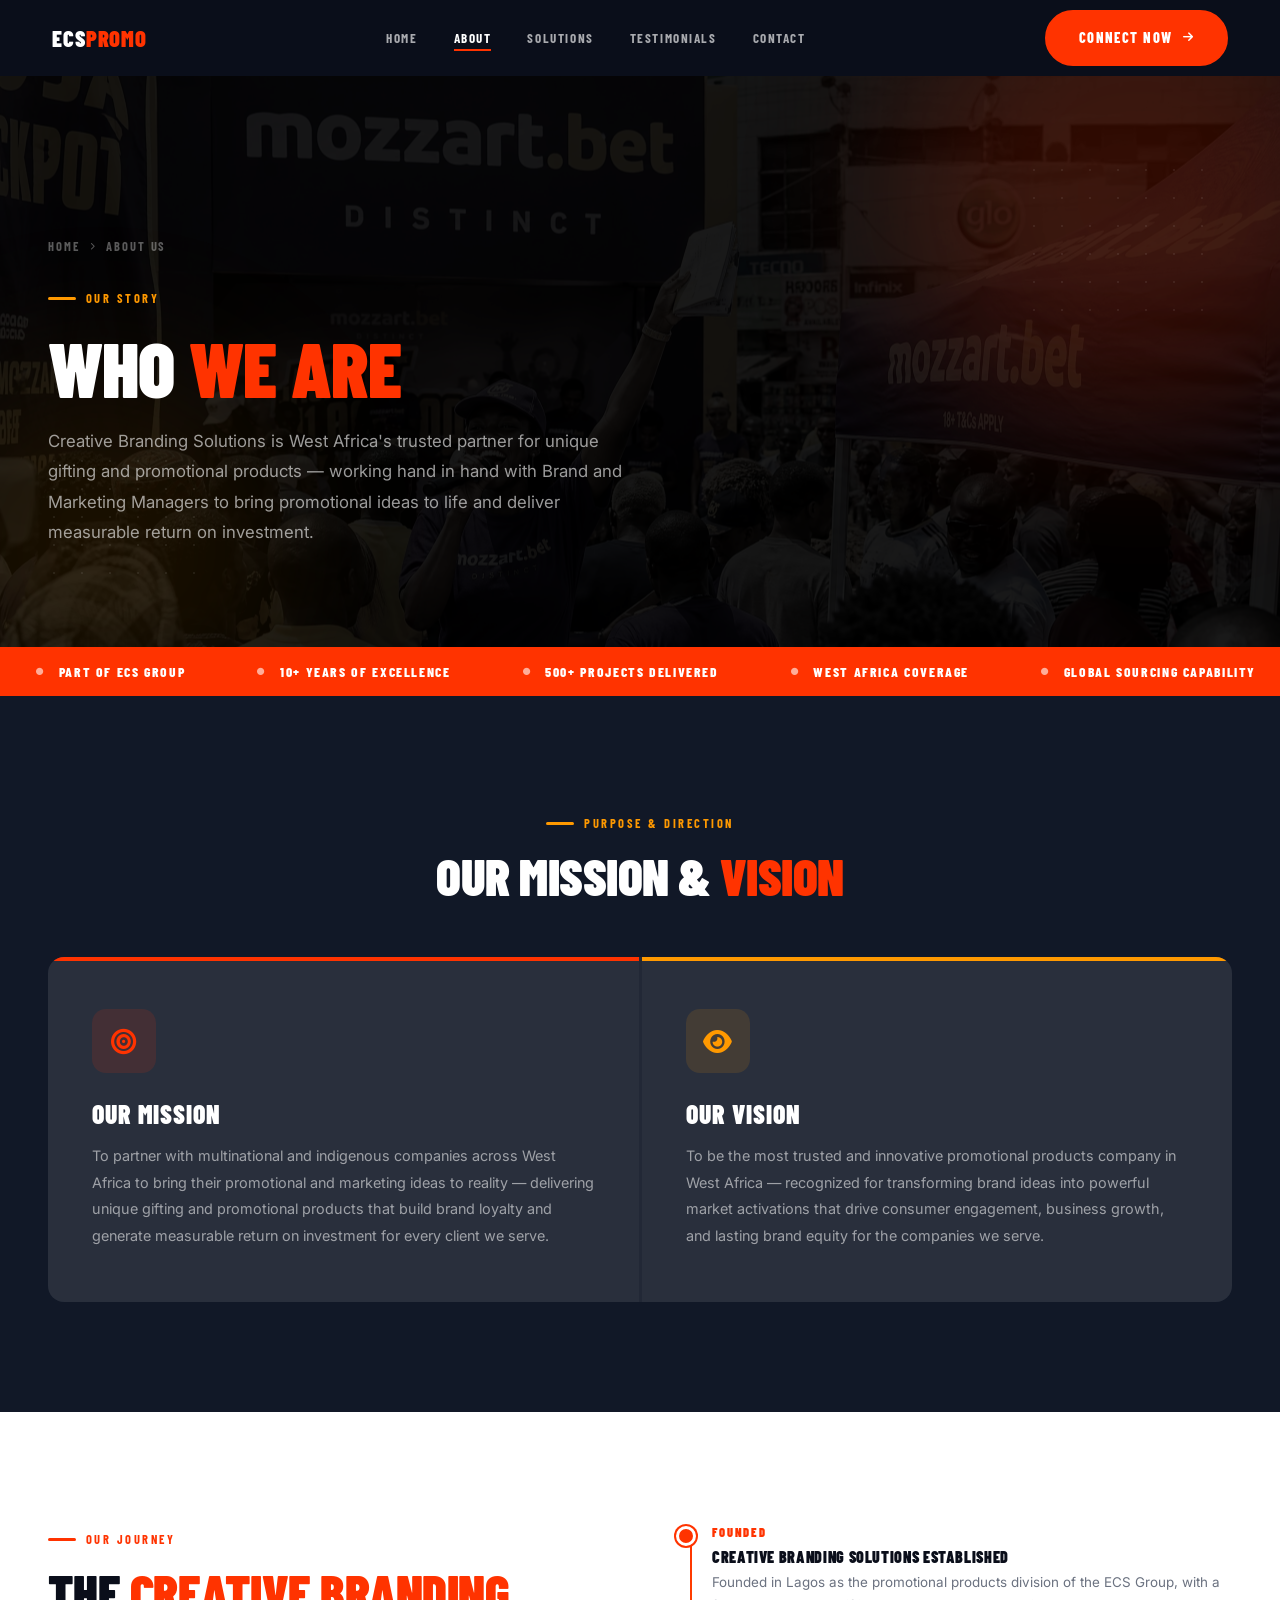
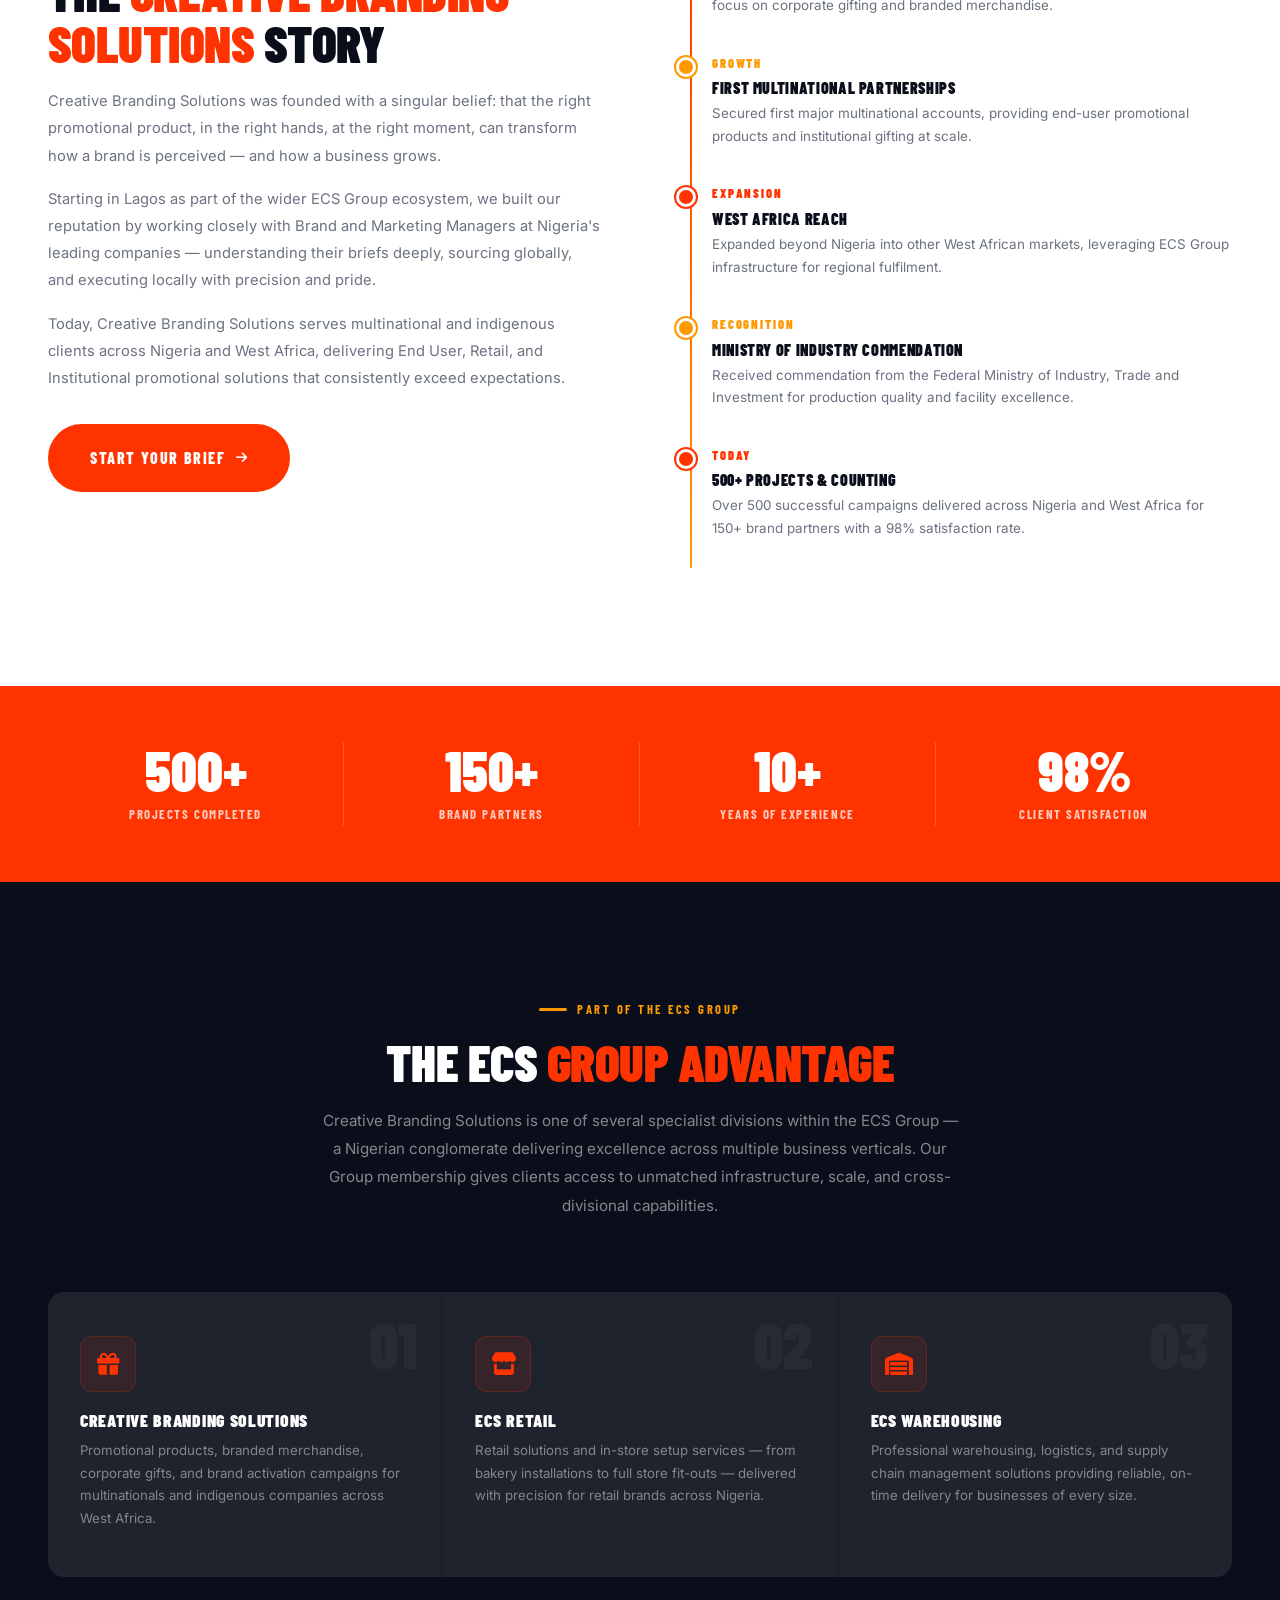
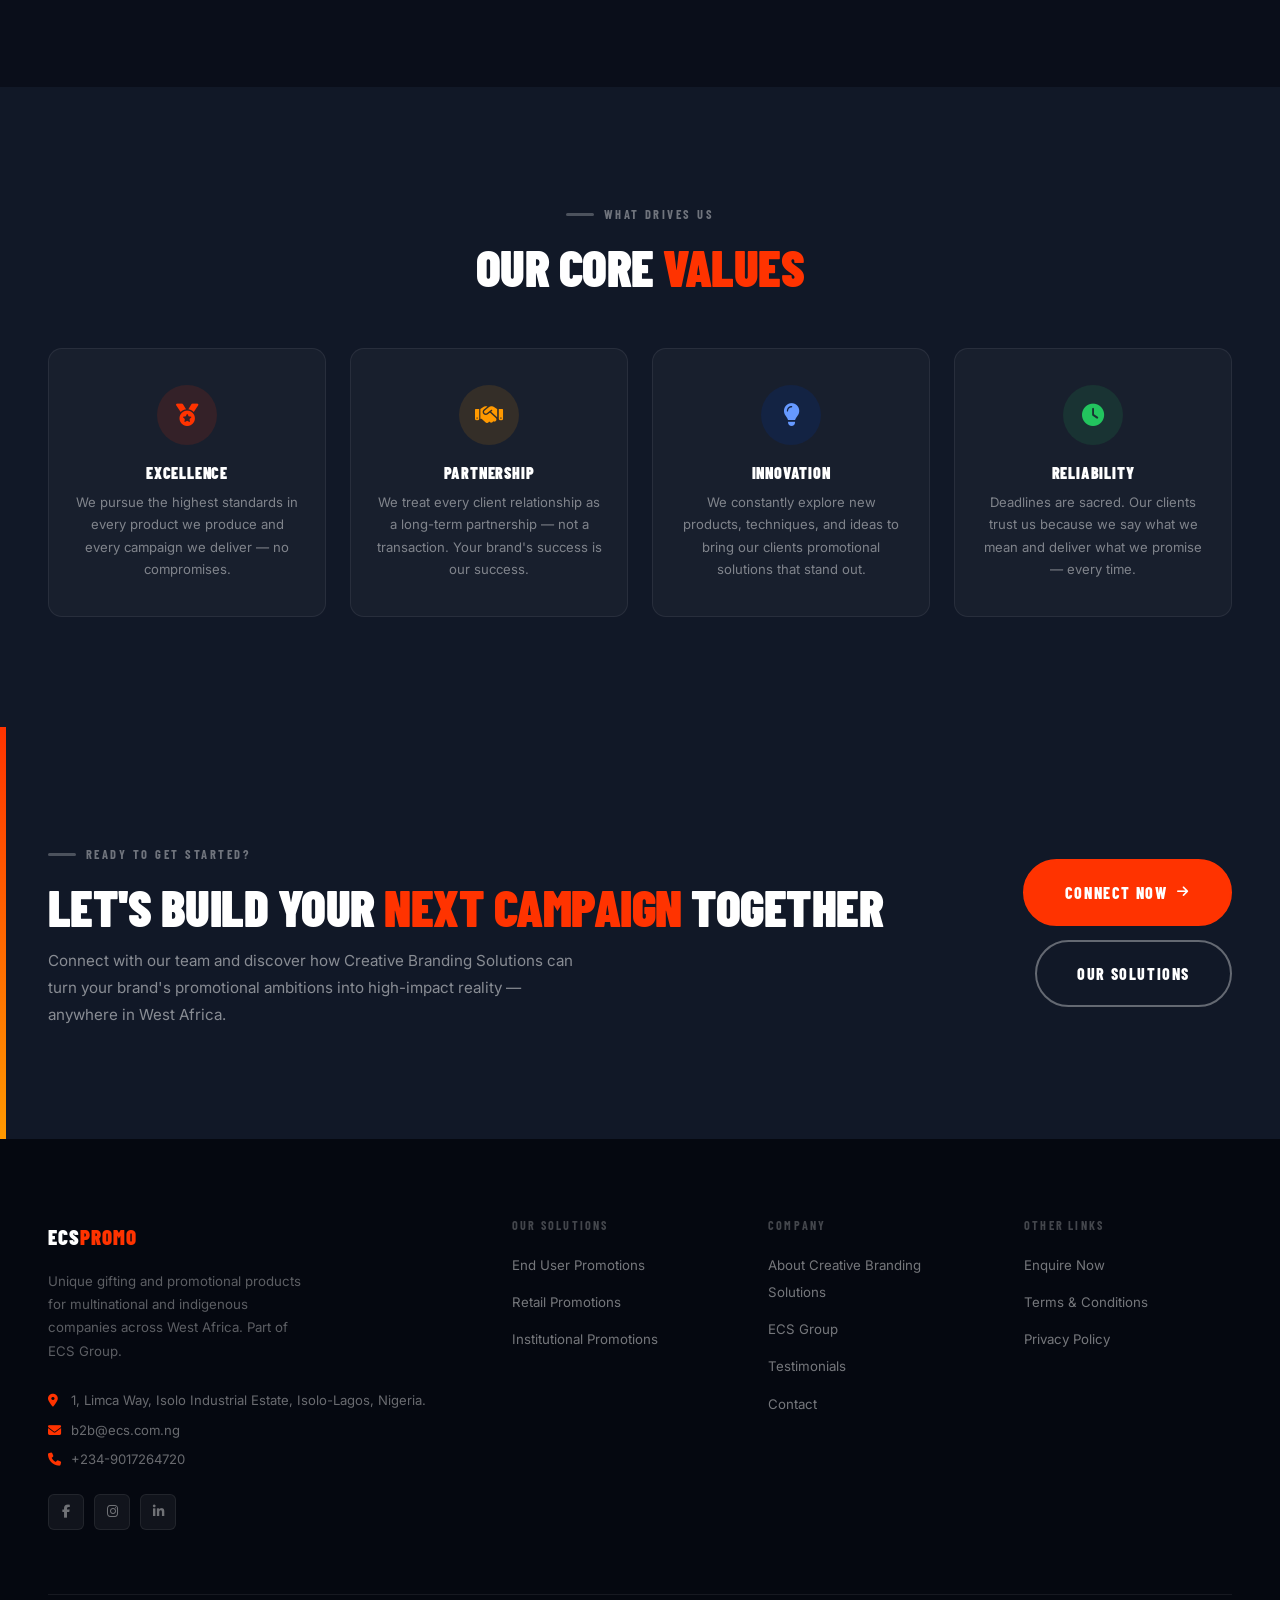
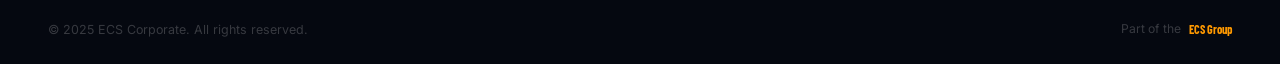
<file: about.html>
<!DOCTYPE html>
<html lang="en">
<head>
  <meta charset="UTF-8" />
  <meta name="viewport" content="width=device-width, initial-scale=1.0" />
  <title>About Creative Branding Solutions | Nigeria's Leading Promotional Products Company</title>
  <meta name="description" content="Learn about Creative Branding Solutions — part of the ECS Group. We specialize in unique gifting and promotional products for multinationals and indigenous companies across West Africa." />
  <link rel="preconnect" href="https://fonts.googleapis.com" />
  <link rel="preconnect" href="https://fonts.gstatic.com" crossorigin />
  <link href="https://fonts.googleapis.com/css2?family=Barlow+Condensed:ital,wght@0,400;0,600;0,700;0,800;0,900;1,700&family=Inter:wght@300;400;500;600&display=swap" rel="stylesheet" />
  <link rel="stylesheet" href="https://cdnjs.cloudflare.com/ajax/libs/font-awesome/6.5.0/css/all.min.css" />
  <link rel="stylesheet" href="shared.css" />
  <style>
    /* ── ABOUT PAGE SPECIFIC ── */

    /* Mission / Vision split */
    .mv-grid {
      display: grid; grid-template-columns: 1fr 1fr; gap: 3px;
      background: var(--border); border-radius: 16px; overflow: hidden;
      margin-top: 56px;
    }
    .mv-card {
      background: rgba(255,255,255,0.03); padding: 52px 44px;
      position: relative; overflow: hidden; transition: background .3s;
    }
    .mv-card:hover { background: rgba(255,255,255,0.05); }
    .mv-card::before {
      content: ''; position: absolute;
      top: 0; left: 0; right: 0; height: 4px;
    }
    .mv-card.mission::before { background: var(--red); }
    .mv-card.vision::before  { background: var(--amber); }
    .mv-icon {
      width: 64px; height: 64px; border-radius: 14px;
      display: flex; align-items: center; justify-content: center;
      font-size: 1.6rem; margin-bottom: 28px;
    }
    .mv-card.mission .mv-icon { background: rgba(255,51,0,.12); color: var(--red); }
    .mv-card.vision  .mv-icon { background: rgba(255,153,0,.12); color: var(--amber); }
    .mv-card h3 { font-size: 1.6rem; letter-spacing: .04em; color: #fff; margin-bottom: 16px; }
    .mv-card p  { font-size: .9rem; color: rgba(255,255,255,.55); line-height: 1.85; }

    /* Story timeline */
    .story-section { background: #fff; color: var(--ink); }
    .story-inner { display: grid; grid-template-columns: 1fr 1fr; gap: 80px; align-items: start; }
    .story-text .eyebrow { color: var(--red); }
    .story-text .eyebrow::before { background: var(--red); }
    .story-text h2 { color: var(--ink); margin-bottom: 20px; }
    .story-text p  { font-size: .92rem; color: #6b7280; line-height: 1.85; margin-bottom: 16px; }

    .timeline { position: relative; padding-left: 32px; }
    .timeline::before {
      content: ''; position: absolute; left: 10px; top: 8px; bottom: 8px;
      width: 2px; background: linear-gradient(to bottom, var(--red), var(--amber));
      border-radius: 2px;
    }
    .tl-item { position: relative; margin-bottom: 36px; }
    .tl-dot {
      position: absolute; left: -36px; top: 4px;
      width: 20px; height: 20px; border-radius: 50%;
      background: var(--red); border: 3px solid #fff;
      box-shadow: 0 0 0 2px var(--red);
      display: flex; align-items: center; justify-content: center;
    }
    .tl-year {
      font-family: var(--font-h); font-weight: 900; font-size: .78rem;
      letter-spacing: .15em; color: var(--red); text-transform: uppercase;
      margin-bottom: 6px;
    }
    .tl-item h4 { font-family: var(--font-h); font-size: 1rem; letter-spacing: .04em; color: var(--ink); margin-bottom: 6px; }
    .tl-item p  { font-size: .84rem; color: #6b7280; line-height: 1.7; }

    /* ECS Group section */
    .group-section { background: var(--ink); }
    .group-intro { max-width: 640px; margin: 0 auto 72px; text-align: center; }
    .group-intro p { font-size: .95rem; color: rgba(255,255,255,.5); line-height: 1.85; margin-top: 20px; }

    .group-cards { display: grid; grid-template-columns: repeat(3, 1fr); gap: 2px; background: var(--border); border-radius: 16px; overflow: hidden; }
    .group-card {
      background: rgba(255,255,255,.02); padding: 44px 32px;
      border-bottom: 3px solid transparent; transition: all .3s var(--ease); position: relative;
    }
    .group-card:hover { background: rgba(255,255,255,.05); border-color: var(--red); }
    .group-card-num {
      font-family: var(--font-h); font-weight: 900; font-size: 4rem;
      color: rgba(255,255,255,.04); line-height: 1; position: absolute;
      top: 20px; right: 24px;
    }
    .group-icon {
      width: 56px; height: 56px; border-radius: 12px;
      background: rgba(255,51,0,.1); border: 1px solid rgba(255,51,0,.2);
      display: flex; align-items: center; justify-content: center;
      font-size: 1.4rem; color: var(--red); margin-bottom: 20px;
      transition: all .3s;
    }
    .group-card:hover .group-icon { background: var(--red); color: #fff; border-color: var(--red); }
    .group-card h3 { font-size: 1.1rem; letter-spacing: .04em; color: #fff; margin-bottom: 10px; }
    .group-card p  { font-size: .83rem; color: rgba(255,255,255,.45); line-height: 1.7; }

    /* Values */
    .values-section { background: var(--ink2); }
    .values-grid { display: grid; grid-template-columns: repeat(4, 1fr); gap: 24px; margin-top: 56px; }
    .value-card {
      background: rgba(255,255,255,.03); border: 1px solid var(--border);
      border-radius: 14px; padding: 36px 24px; text-align: center;
      transition: all .3s var(--ease);
    }
    .value-card:hover { border-color: rgba(255,51,0,.4); background: rgba(255,51,0,.04); transform: translateY(-4px); }
    .value-icon {
      width: 60px; height: 60px; border-radius: 50%; margin: 0 auto 20px;
      display: flex; align-items: center; justify-content: center; font-size: 1.4rem;
    }
    .value-card:nth-child(1) .value-icon { background: rgba(255,51,0,.12); color: var(--red); }
    .value-card:nth-child(2) .value-icon { background: rgba(255,153,0,.12); color: var(--amber); }
    .value-card:nth-child(3) .value-icon { background: rgba(0,51,153,.2); color: #6699ff; }
    .value-card:nth-child(4) .value-icon { background: rgba(34,197,94,.12); color: #22c55e; }
    .value-card h4 { font-size: 1rem; letter-spacing: .05em; color: #fff; margin-bottom: 10px; }
    .value-card p  { font-size: .82rem; color: rgba(255,255,255,.45); line-height: 1.7; }

    /* Stats bar */
    .stats-bar { background: var(--red); padding: 56px 0; }
    .stats-bar-grid { display: grid; grid-template-columns: repeat(4, 1fr); gap: 0; }
    .stat-bar-cell { text-align: center; border-right: 1px solid rgba(255,255,255,.2); padding: 0 24px; }
    .stat-bar-cell:last-child { border-right: none; }
    .stat-bar-num { font-family: var(--font-h); font-weight: 900; font-size: 3.5rem; color: #fff; line-height: 1; }
    .stat-bar-lbl { font-family: var(--font-h); font-weight: 700; font-size: .8rem; letter-spacing: .12em; text-transform: uppercase; color: rgba(255,255,255,.75); margin-top: 6px; }

    /* Team */
    .team-section { background: #fff; color: var(--ink); }
    .team-grid { display: grid; grid-template-columns: repeat(3, 1fr); gap: 28px; margin-top: 56px; }
    .team-card {
      border-radius: 14px; overflow: hidden; border: 2px solid #e5e9f0;
      transition: all .3s var(--ease);
    }
    .team-card:hover { border-color: var(--red); box-shadow: 0 16px 48px rgba(255,51,0,.1); transform: translateY(-4px); }
    .team-img { aspect-ratio: 3/4; overflow: hidden; }
    .team-img img { width: 100%; height: 100%; object-fit: cover; transition: transform .6s var(--ease); filter: brightness(.95); }
    .team-card:hover .team-img img { transform: scale(1.05); }
    .team-info { padding: 24px 22px; background: #fff; }
    .team-info h4 { font-size: 1.1rem; letter-spacing: .04em; color: var(--ink); margin-bottom: 4px; }
    .team-info span { font-size: .8rem; color: var(--red); font-family: var(--font-h); font-weight: 700; letter-spacing: .1em; text-transform: uppercase; display: block; margin-bottom: 10px; }
    .team-info p { font-size: .82rem; color: #6b7280; line-height: 1.65; }

    /* Responsive */
    @media(max-width:1024px){
      .group-cards { grid-template-columns: 1fr 1fr; }
      .values-grid  { grid-template-columns: 1fr 1fr; }
      .stats-bar-grid { grid-template-columns: 1fr 1fr; gap: 32px; }
      .stat-bar-cell { border-right: none; }
      .team-grid { grid-template-columns: 1fr 1fr; }
      .story-inner { grid-template-columns: 1fr; }
      .mv-grid { grid-template-columns: 1fr; }
    }
    @media(max-width:768px){
      .group-cards  { grid-template-columns: 1fr; }
      .values-grid  { grid-template-columns: 1fr 1fr; }
      .stats-bar-grid { grid-template-columns: 1fr 1fr; }
      .team-grid    { grid-template-columns: 1fr; }
    }
  </style>
</head>
<body>

<!-- NAVBAR -->
<nav id="navbar always-solid" class="always-solid">
  <div class="nav-inner">
    <a href="index.html" class="nav-logo">ECS<span>Promo</span></a>
    <ul class="nav-links">
      <li><a href="index.html">Home</a></li>
      <li><a href="about.html" class="active">About</a></li>
      <li><a href="solutions.html">Solutions</a></li>
      <li><a href="testimonials.html">Testimonials</a></li>
      <li><a href="contact.html">Contact</a></li>
    </ul>
    <div class="nav-cta">
      <a href="contact.html" class="btn btn-red">Connect Now <i class="fas fa-arrow-right"></i></a>
    </div>
    <button class="nav-toggle" id="navToggle"><span></span><span></span><span></span></button>
  </div>
</nav>
<div id="mobileMenu">
  <button class="mobile-close" id="mobileClose"><i class="fas fa-times"></i></button>
  <a href="index.html">Home</a>
  <a href="about.html">About</a>
  <a href="solutions.html">Solutions</a>
  <a href="testimonials.html">Testimonials</a>
  <a href="contact.html">Contact</a>
  <a href="contact.html" class="btn btn-red" style="margin-top:12px;">Connect Now</a>
</div>

<!-- PAGE HERO -->
<section class="page-hero">
  <div class="page-hero-bg" style="background-image:url('Images/hero_solutions.webp');"></div>
  <div class="blob blob-red-tr"></div>
  <div class="blob blob-amber-bl"></div>
  <div class="dot-grid dot-grid-tr"></div>
  <div class="dot-grid dot-grid-bl"></div>
  <div class="container">
    <div class="page-hero-inner">
      <div class="page-hero-breadcrumb">
        <a href="index.html">Home</a>
        <i class="fas fa-chevron-right"></i>
        <span>About Us</span>
      </div>
      <div class="page-hero-eyebrow">Our Story</div>
      <h1 class="page-hero-title reveal">Who <span>We Are</span></h1>
      <p class="page-hero-desc reveal d1">
        Creative Branding Solutions is West Africa's trusted partner for unique gifting and promotional products — working hand in hand with Brand and Marketing Managers to bring promotional ideas to life and deliver measurable return on investment.
      </p>
    </div>
  </div>
</section>

<!-- MARQUEE -->
<div class="marquee-wrap" aria-hidden="true">
  <div class="marquee-track">
    <span class="marquee-item"><i class="fas fa-circle"></i>Part of ECS Group</span>
    <span class="marquee-item"><i class="fas fa-circle"></i>10+ Years of Excellence</span>
    <span class="marquee-item"><i class="fas fa-circle"></i>500+ Projects Delivered</span>
    <span class="marquee-item"><i class="fas fa-circle"></i>West Africa Coverage</span>
    <span class="marquee-item"><i class="fas fa-circle"></i>Global Sourcing Capability</span>
    <span class="marquee-item"><i class="fas fa-circle"></i>150+ Brand Partners</span>
    <span class="marquee-item"><i class="fas fa-circle"></i>Part of ECS Group</span>
    <span class="marquee-item"><i class="fas fa-circle"></i>10+ Years of Excellence</span>
    <span class="marquee-item"><i class="fas fa-circle"></i>500+ Projects Delivered</span>
    <span class="marquee-item"><i class="fas fa-circle"></i>West Africa Coverage</span>
    <span class="marquee-item"><i class="fas fa-circle"></i>Global Sourcing Capability</span>
    <span class="marquee-item"><i class="fas fa-circle"></i>150+ Brand Partners</span>
  </div>
</div>

<!-- MISSION & VISION -->
<section class="section-pad" style="background:var(--ink2);">
  <div class="container">
    <div style="text-align:center;max-width:560px;margin:0 auto;">
      <div class="eyebrow eyebrow-amber reveal" style="justify-content:center;">Purpose & Direction</div>
      <h2 class="title-light reveal d1">Our Mission &amp; <span>Vision</span></h2>
    </div>
    <div class="mv-grid">
      <div class="mv-card mission reveal">
        <div class="mv-icon"><i class="fas fa-bullseye"></i></div>
        <h3>Our Mission</h3>
        <p>To partner with multinational and indigenous companies across West Africa to bring their promotional and marketing ideas to reality — delivering unique gifting and promotional products that build brand loyalty and generate measurable return on investment for every client we serve.</p>
      </div>
      <div class="mv-card vision reveal d1">
        <div class="mv-icon"><i class="fas fa-eye"></i></div>
        <h3>Our Vision</h3>
        <p>To be the most trusted and innovative promotional products company in West Africa — recognized for transforming brand ideas into powerful market activations that drive consumer engagement, business growth, and lasting brand equity for the companies we serve.</p>
      </div>
    </div>
  </div>
</section>

<!-- OUR STORY -->
<section class="story-section section-pad" id="story">
  <div class="container">
    <div class="story-inner">
      <div class="story-text reveal">
        <div class="eyebrow">Our Journey</div>
        <h2 class="title-dark">The <span>Creative Branding Solutions</span> Story</h2>
        <p>Creative Branding Solutions was founded with a singular belief: that the right promotional product, in the right hands, at the right moment, can transform how a brand is perceived — and how a business grows.</p>
        <p>Starting in Lagos as part of the wider ECS Group ecosystem, we built our reputation by working closely with Brand and Marketing Managers at Nigeria's leading companies — understanding their briefs deeply, sourcing globally, and executing locally with precision and pride.</p>
        <p>Today, Creative Branding Solutions serves multinational and indigenous clients across Nigeria and West Africa, delivering End User, Retail, and Institutional promotional solutions that consistently exceed expectations.</p>
        <a href="contact.html" class="btn btn-red btn-lg" style="margin-top:16px;">Start Your Brief <i class="fas fa-arrow-right"></i></a>
      </div>

      <div class="timeline reveal d1">
        <div class="tl-item">
          <div class="tl-dot"></div>
          <div class="tl-year">Founded</div>
          <h4>Creative Branding Solutions Established</h4>
          <p>Founded in Lagos as the promotional products division of the ECS Group, with a focus on corporate gifting and branded merchandise.</p>
        </div>
        <div class="tl-item">
          <div class="tl-dot" style="background:var(--amber);box-shadow:0 0 0 2px var(--amber);"></div>
          <div class="tl-year" style="color:var(--amber);">Growth</div>
          <h4>First Multinational Partnerships</h4>
          <p>Secured first major multinational accounts, providing end-user promotional products and institutional gifting at scale.</p>
        </div>
        <div class="tl-item">
          <div class="tl-dot"></div>
          <div class="tl-year">Expansion</div>
          <h4>West Africa Reach</h4>
          <p>Expanded beyond Nigeria into other West African markets, leveraging ECS Group infrastructure for regional fulfilment.</p>
        </div>
        <div class="tl-item">
          <div class="tl-dot" style="background:var(--amber);box-shadow:0 0 0 2px var(--amber);"></div>
          <div class="tl-year" style="color:var(--amber);">Recognition</div>
          <h4>Ministry of Industry Commendation</h4>
          <p>Received commendation from the Federal Ministry of Industry, Trade and Investment for production quality and facility excellence.</p>
        </div>
        <div class="tl-item">
          <div class="tl-dot"></div>
          <div class="tl-year">Today</div>
          <h4>500+ Projects &amp; Counting</h4>
          <p>Over 500 successful campaigns delivered across Nigeria and West Africa for 150+ brand partners with a 98% satisfaction rate.</p>
        </div>
      </div>
    </div>
  </div>
</section>

<!-- STATS BAR -->
<div class="stats-bar">
  <div class="container">
    <div class="stats-bar-grid">
      <div class="stat-bar-cell reveal">
        <div class="stat-bar-num">500+</div>
        <div class="stat-bar-lbl">Projects Completed</div>
      </div>
      <div class="stat-bar-cell reveal d1">
        <div class="stat-bar-num">150+</div>
        <div class="stat-bar-lbl">Brand Partners</div>
      </div>
      <div class="stat-bar-cell reveal d2">
        <div class="stat-bar-num">10+</div>
        <div class="stat-bar-lbl">Years of Experience</div>
      </div>
      <div class="stat-bar-cell reveal d3">
        <div class="stat-bar-num">98%</div>
        <div class="stat-bar-lbl">Client Satisfaction</div>
      </div>
    </div>
  </div>
</div>

<!-- ECS GROUP -->
<section class="group-section section-pad" id="ecs">
  <div class="container">
    <div class="group-intro reveal">
      <div class="eyebrow eyebrow-amber" style="justify-content:center;">Part of the ECS Group</div>
      <h2 class="title-light">The ECS <span>Group Advantage</span></h2>
      <p>Creative Branding Solutions is one of several specialist divisions within the ECS Group — a Nigerian conglomerate delivering excellence across multiple business verticals. Our Group membership gives clients access to unmatched infrastructure, scale, and cross-divisional capabilities.</p>
    </div>
    <div class="group-cards">
      <div class="group-card reveal">
        <div class="group-card-num">01</div>
        <div class="group-icon"><i class="fas fa-gift"></i></div>
        <h3>Creative Branding Solutions</h3>
        <p>Promotional products, branded merchandise, corporate gifts, and brand activation campaigns for multinationals and indigenous companies across West Africa.</p>
      </div>
      <div class="group-card reveal d1">
        <div class="group-card-num">02</div>
        <div class="group-icon"><i class="fas fa-store"></i></div>
        <h3>ECS Retail</h3>
        <p>Retail solutions and in-store setup services — from bakery installations to full store fit-outs — delivered with precision for retail brands across Nigeria.</p>
      </div>
      <div class="group-card reveal d2">
        <div class="group-card-num">03</div>
        <div class="group-icon"><i class="fas fa-warehouse"></i></div>
        <h3>ECS Warehousing</h3>
        <p>Professional warehousing, logistics, and supply chain management solutions providing reliable, on-time delivery for businesses of every size.</p>
      </div>
    </div>
  </div>
</section>

<!-- VALUES -->
<section class="values-section section-pad">
  <div class="container">
    <div style="text-align:center;max-width:520px;margin:0 auto;">
      <div class="eyebrow eyebrow-white reveal" style="justify-content:center;">What Drives Us</div>
      <h2 class="title-light reveal d1">Our Core <span>Values</span></h2>
    </div>
    <div class="values-grid">
      <div class="value-card reveal">
        <div class="value-icon"><i class="fas fa-medal"></i></div>
        <h4>Excellence</h4>
        <p>We pursue the highest standards in every product we produce and every campaign we deliver — no compromises.</p>
      </div>
      <div class="value-card reveal d1">
        <div class="value-icon"><i class="fas fa-handshake"></i></div>
        <h4>Partnership</h4>
        <p>We treat every client relationship as a long-term partnership — not a transaction. Your brand's success is our success.</p>
      </div>
      <div class="value-card reveal d2">
        <div class="value-icon"><i class="fas fa-lightbulb"></i></div>
        <h4>Innovation</h4>
        <p>We constantly explore new products, techniques, and ideas to bring our clients promotional solutions that stand out.</p>
      </div>
      <div class="value-card reveal d3">
        <div class="value-icon"><i class="fas fa-clock"></i></div>
        <h4>Reliability</h4>
        <p>Deadlines are sacred. Our clients trust us because we say what we mean and deliver what we promise — every time.</p>
      </div>
    </div>
  </div>
</section>


<!-- CTA STRIP -->
<section class="cta-strip section-pad">
  <div class="cta-strip-bg" style="background-image:url('https://images.unsplash.com/photo-1542744094-3a31f272c490?w=1400&auto=format&fit=crop&q=50');"></div>
  <div class="cta-strip-bar"></div>
  <div class="container">
    <div class="cta-strip-inner">
      <div class="reveal">
        <div class="eyebrow eyebrow-white">Ready to Get Started?</div>
        <h2 class="cta-strip-title">Let's Build Your <span>Next Campaign</span> Together</h2>
        <p class="cta-strip-desc">Connect with our team and discover how Creative Branding Solutions can turn your brand's promotional ambitions into high-impact reality — anywhere in West Africa.</p>
      </div>
      <div class="cta-strip-actions reveal d1">
        <a href="contact.html" class="btn btn-red btn-lg">Connect Now <i class="fas fa-arrow-right"></i></a>
        <a href="solutions.html" class="btn btn-outline-white btn-lg">Our Solutions</a>
      </div>
    </div>
  </div>
</section>

<!-- FOOTER -->
<footer>
  <div class="container">
    <div class="footer-top">
      <div class="footer-grid">
        <div>
          <div class="footer-logo">ECS<span>Promo</span></div>
          <p class="footer-desc">Unique gifting and promotional products for multinational and indigenous companies across West Africa. Part of ECS Group.</p>
          <div class="footer-contact-line"><i class="fas fa-map-marker-alt"></i> 1, Limca Way, Isolo Industrial Estate, Isolo-Lagos, Nigeria.</div>
          <div class="footer-contact-line"><i class="fas fa-envelope"></i> b2b@ecs.com.ng</div>
          <div class="footer-contact-line"><i class="fas fa-phone"></i> +234-9017264720</div>
          <div class="footer-socials">
            <a href="#" class="social-btn"><i class="fab fa-facebook-f"></i></a>
            <a href="#" class="social-btn"><i class="fab fa-instagram"></i></a>
            <a href="#" class="social-btn"><i class="fab fa-linkedin-in"></i></a>
          </div>
        </div>
        <div class="footer-col">
          <h5>Our Solutions</h5>
          <ul class="footer-links">
            <li><a href="solutions.html#end-user">End User Promotions</a></li>
            <li><a href="solutions.html#retail">Retail Promotions</a></li>
            <li><a href="solutions.html#institutional">Institutional Promotions</a></li>
          </ul>
        </div>
        <div class="footer-col">
          <h5>Company</h5>
          <ul class="footer-links">
            <li><a href="about.html">About Creative Branding Solutions</a></li>
            <li><a href="about.html#ecs">ECS Group</a></li>
            <li><a href="testimonials.html">Testimonials</a></li>
            <li><a href="contact.html">Contact</a></li>
          </ul>
        </div>
        <div class="footer-col">
          <h5>Other Links</h5>
          <ul class="footer-links">
            <li><a href="contact.html">Enquire Now</a></li>
            <li><a href="#">Terms &amp; Conditions</a></li>
            <li><a href="#">Privacy Policy</a></li>
          </ul>
        </div>
      </div>
    </div>
    <div class="footer-bottom">
      <div class="footer-copy">&copy; 2025 ECS Corporate. All rights reserved.</div>
      <div class="footer-ecs">Part of the <span>ECS Group</span></div>
    </div>
  </div>
</footer>

<script>
  const navbar = document.getElementById('navbar');
  // Already solid for inner pages
  document.querySelectorAll('#navbar, nav').forEach(n => n.classList.add('solid'));
  window.addEventListener('scroll', () => {}, {passive:true});
  document.getElementById('navToggle')?.addEventListener('click', () => document.getElementById('mobileMenu').classList.add('open'));
  document.getElementById('mobileClose')?.addEventListener('click', () => document.getElementById('mobileMenu').classList.remove('open'));
  document.querySelectorAll('#mobileMenu a').forEach(a => a.addEventListener('click', () => document.getElementById('mobileMenu').classList.remove('open')));
  const obs = new IntersectionObserver(entries => entries.forEach(e => { if(e.isIntersecting){e.target.classList.add('visible');obs.unobserve(e.target);} }), {threshold:.1,rootMargin:'0px 0px -40px 0px'});
  document.querySelectorAll('.reveal').forEach(el => obs.observe(el));
</script>
</body>
</html>
</file>
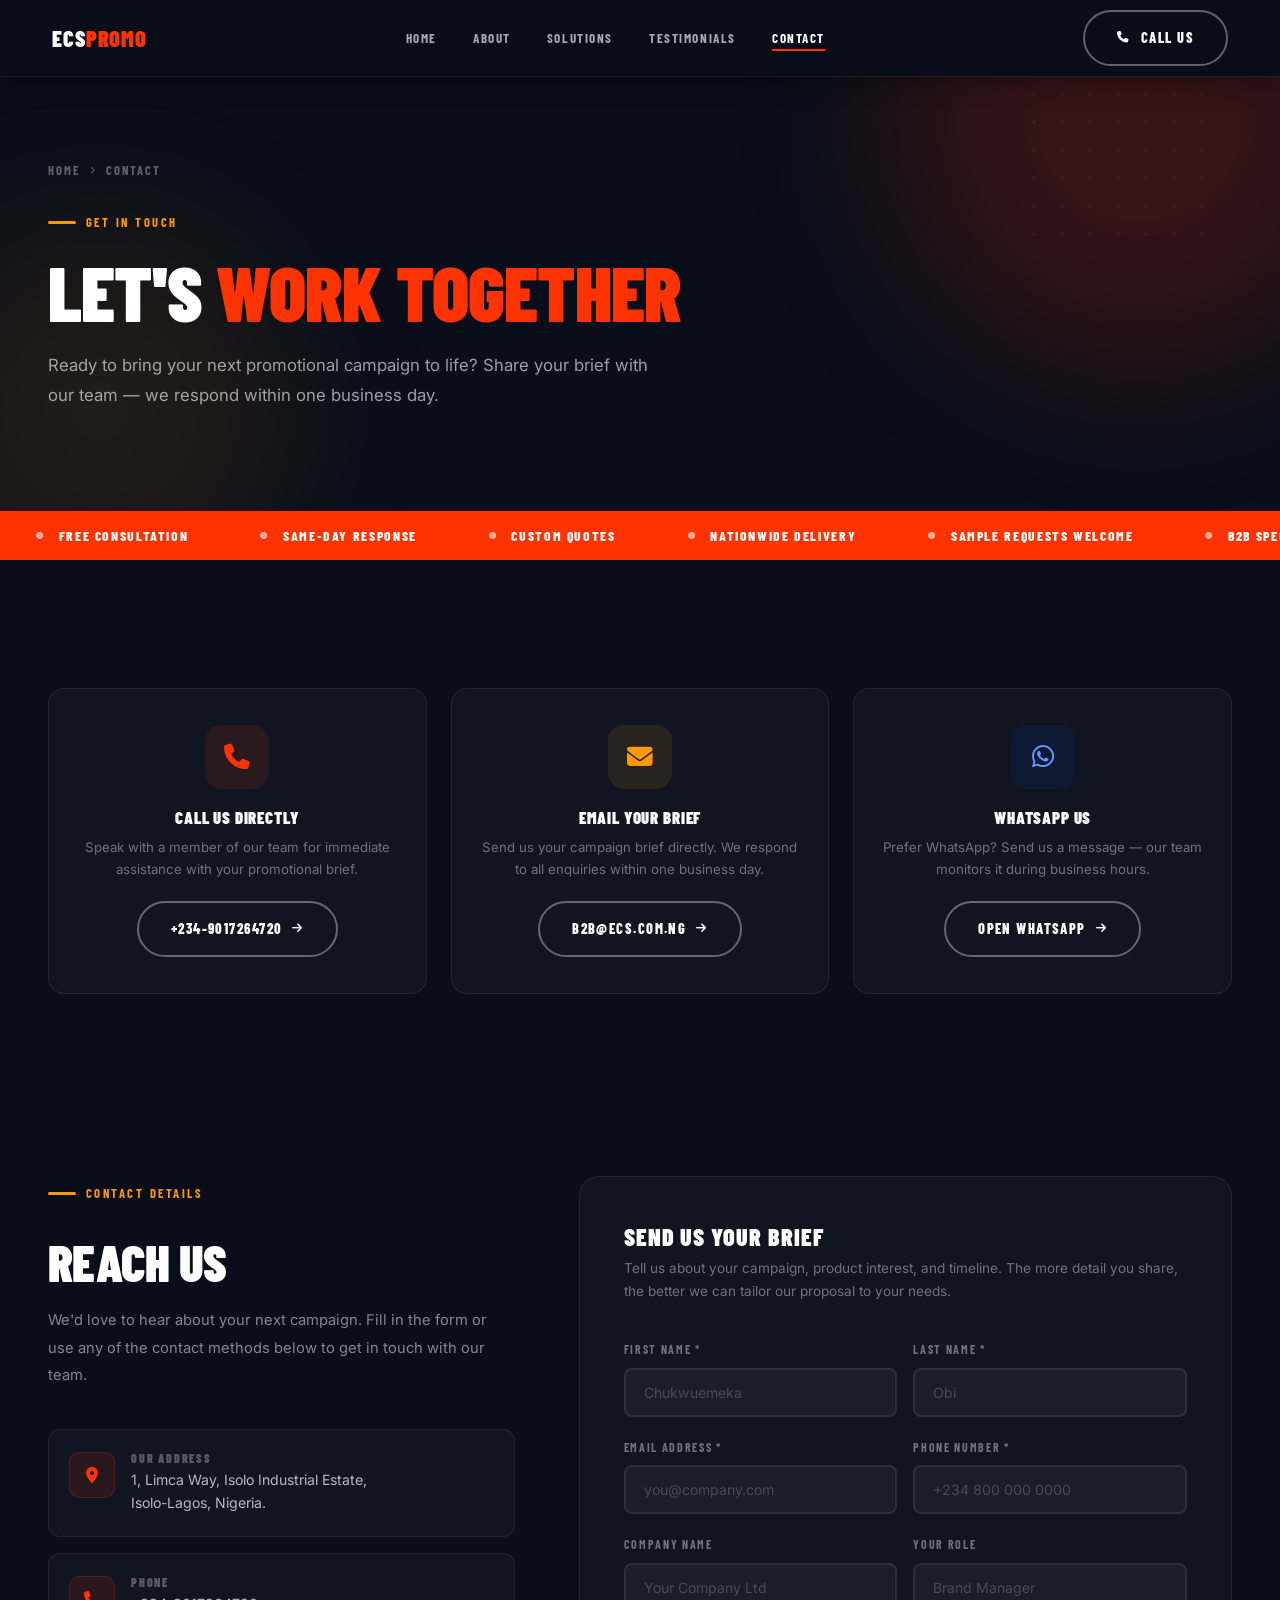
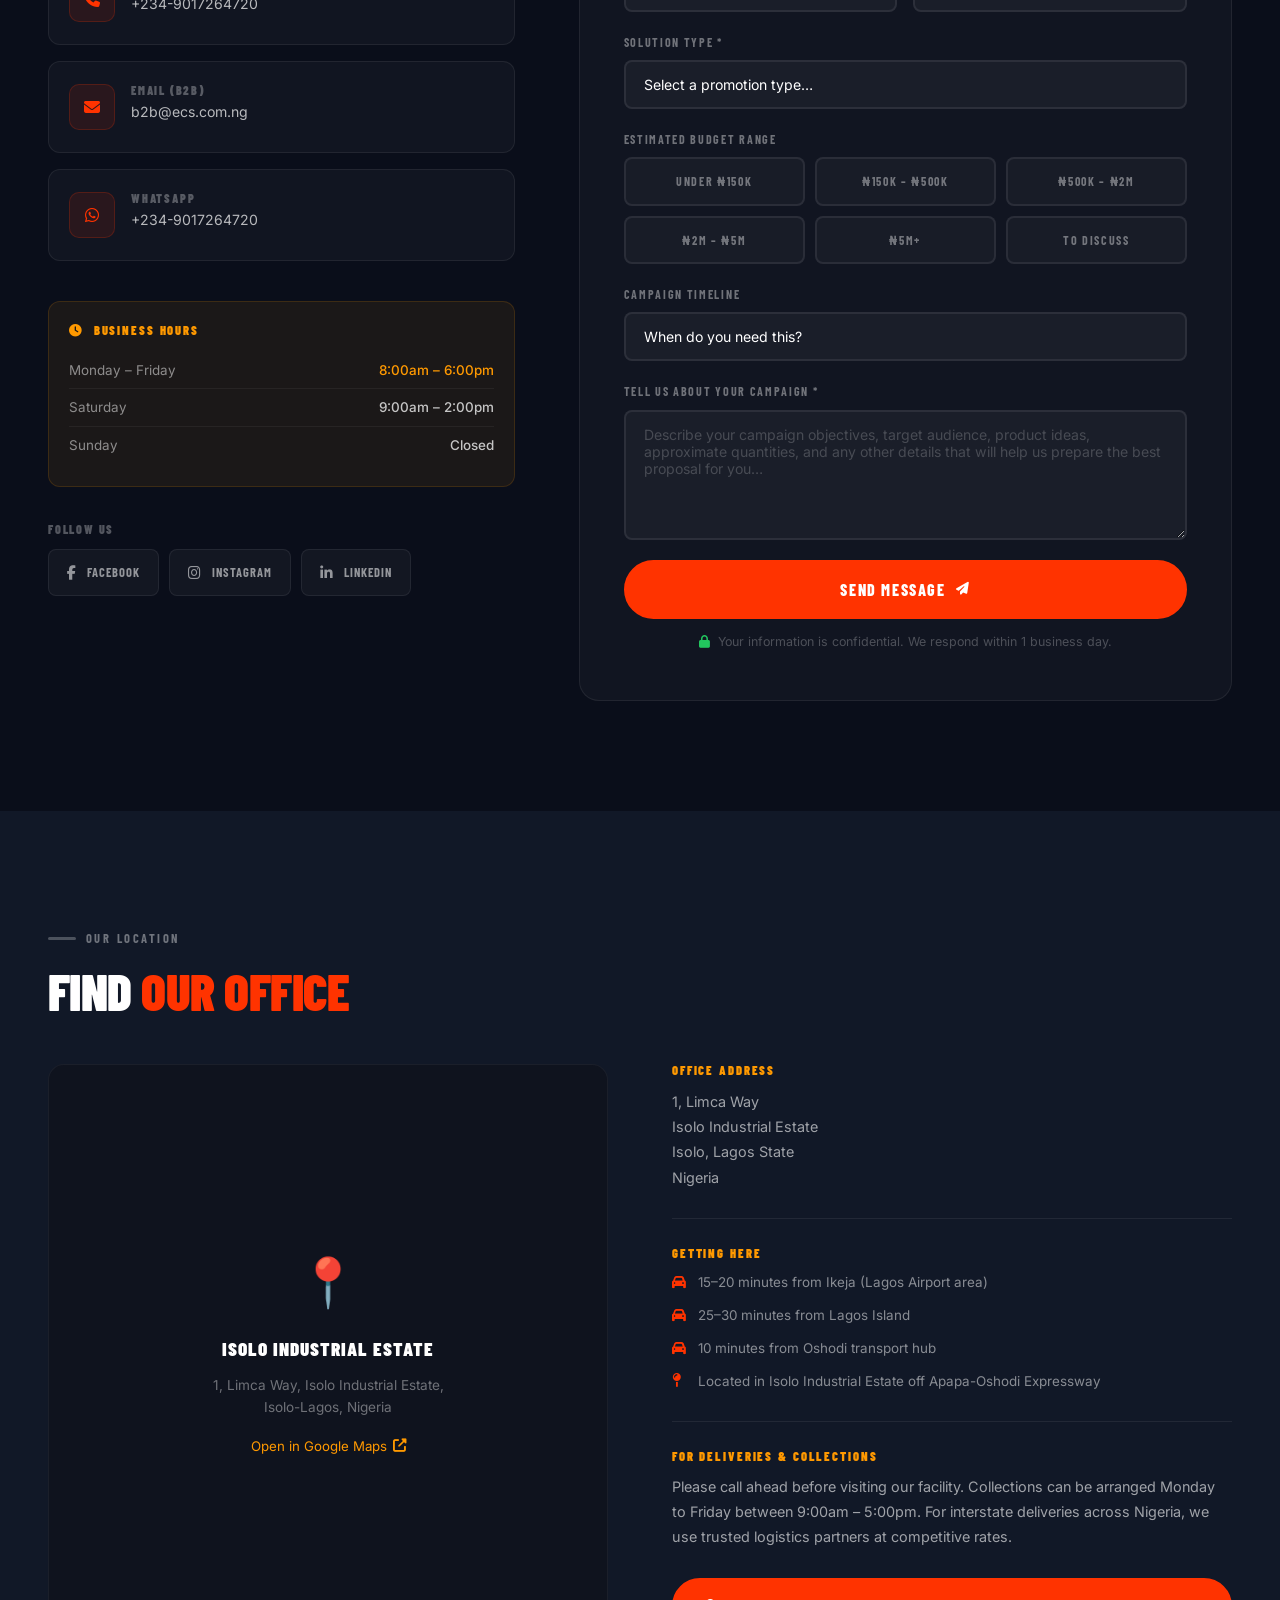
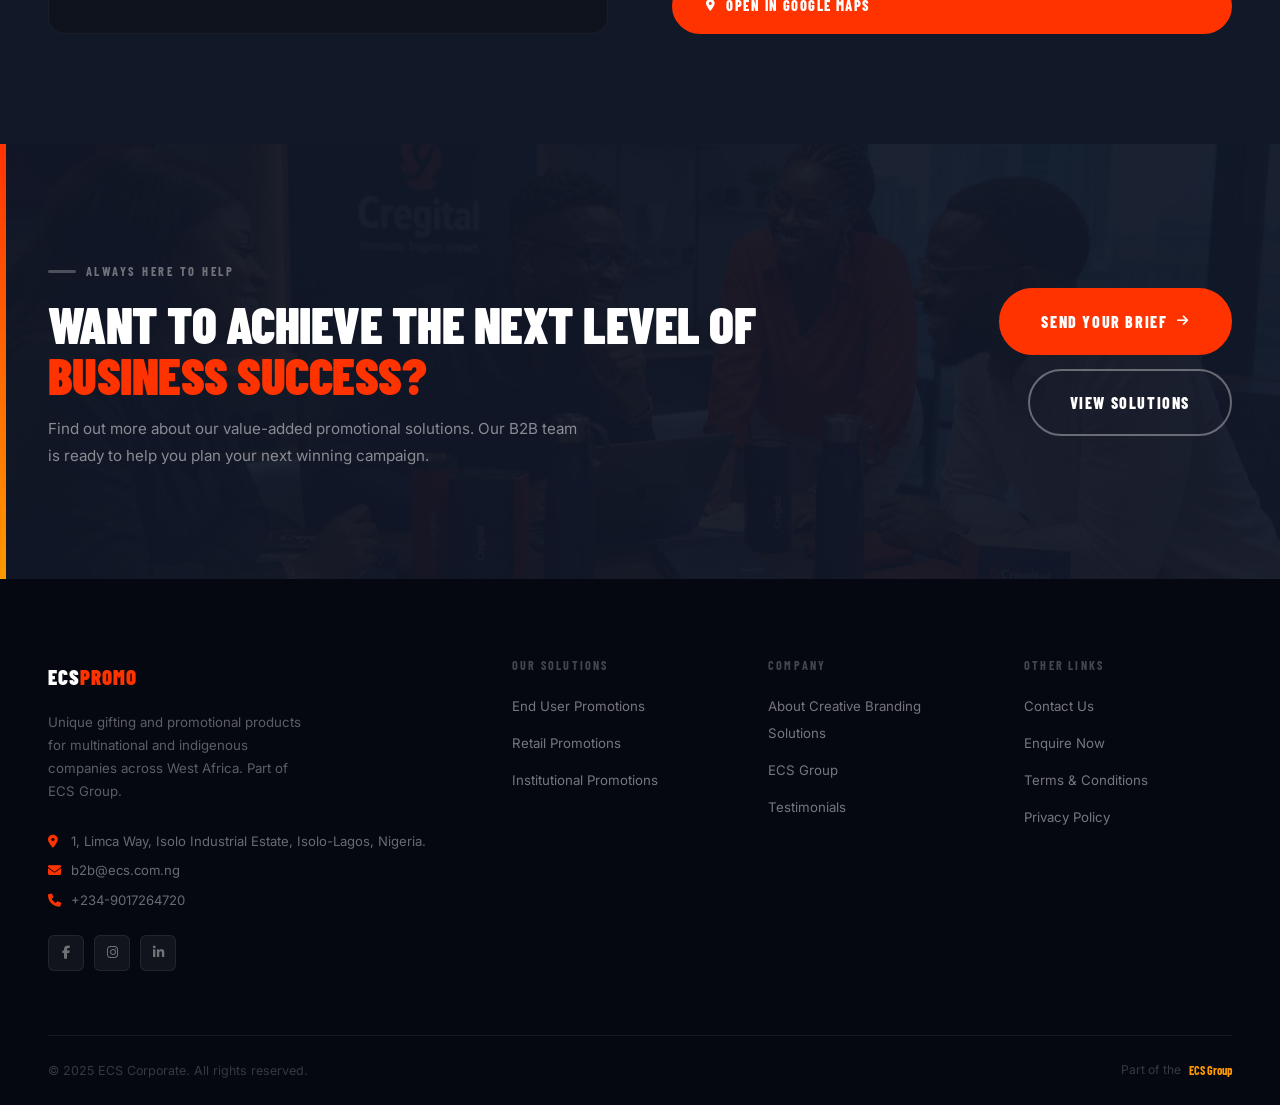
<file: contact.html>
<!DOCTYPE html>
<html lang="en">
<head>
  <meta charset="UTF-8" />
  <meta name="viewport" content="width=device-width, initial-scale=1.0" />
  <title>Contact Creative Branding Solutions | Get a Quote — Lagos, Nigeria</title>
  <meta name="description" content="Contact Creative Branding Solutions for branded merchandise, corporate gifts, and promotional product quotes. Located at 1, Limca Way, Isolo Industrial Estate, Lagos." />
  <link rel="preconnect" href="https://fonts.googleapis.com" />
  <link rel="preconnect" href="https://fonts.gstatic.com" crossorigin />
  <link href="https://fonts.googleapis.com/css2?family=Barlow+Condensed:ital,wght@0,400;0,600;0,700;0,800;0,900;1,700&family=Inter:wght@300;400;500;600&display=swap" rel="stylesheet" />
  <link rel="stylesheet" href="https://cdnjs.cloudflare.com/ajax/libs/font-awesome/6.5.0/css/all.min.css" />
  <link rel="stylesheet" href="shared.css" />
  <style>

    /* ── CONTACT LAYOUT ── */
    .contact-section { background: var(--ink); }

    .contact-split {
      display: grid; grid-template-columns: 1fr 1.4fr; gap: 64px; align-items: start;
    }

    /* LEFT PANEL */
    .contact-info-panel {}
    .contact-info-panel .eyebrow { color: var(--amber); }
    .contact-info-panel .eyebrow::before { background: var(--amber); }
    .contact-info-panel h2 { font-size: clamp(2.4rem, 4vw, 3.5rem); color: #fff; margin: 16px 0 20px; }
    .contact-info-panel > p { font-size: .92rem; color: rgba(255,255,255,.5); line-height: 1.85; margin-bottom: 40px; }

    .info-cards { display: flex; flex-direction: column; gap: 16px; margin-bottom: 40px; }
    .info-card {
      background: rgba(255,255,255,.03); border: 1px solid var(--border);
      border-radius: 12px; padding: 22px 20px;
      display: flex; align-items: flex-start; gap: 16px;
      transition: all .3s var(--ease);
    }
    .info-card:hover { border-color: rgba(255,51,0,.35); background: rgba(255,51,0,.04); }
    .info-icon {
      width: 46px; height: 46px; min-width: 46px; border-radius: 10px;
      background: rgba(255,51,0,.1); border: 1px solid rgba(255,51,0,.2);
      display: flex; align-items: center; justify-content: center;
      font-size: 1rem; color: var(--red);
    }
    .info-card h5 { font-family: var(--font-h); font-size: .75rem; letter-spacing: .15em; text-transform: uppercase; color: rgba(255,255,255,.3); margin-bottom: 5px; }
    .info-card p  { font-size: .88rem; color: rgba(255,255,255,.7); line-height: 1.6; }
    .info-card a  { color: rgba(255,255,255,.7); }
    .info-card a:hover { color: var(--amber); }

    .contact-hours {
      background: rgba(255,153,0,.07); border: 1px solid rgba(255,153,0,.15);
      border-radius: 12px; padding: 22px 20px; margin-bottom: 36px;
    }
    .contact-hours h5 { font-family: var(--font-h); font-size: .78rem; letter-spacing: .15em; text-transform: uppercase; color: var(--amber); margin-bottom: 14px; }
    .hours-row { display: flex; justify-content: space-between; font-size: .84rem; color: rgba(255,255,255,.5); padding: 7px 0; border-bottom: 1px solid rgba(255,255,255,.05); }
    .hours-row:last-child { border-bottom: none; }
    .hours-row span:last-child { color: rgba(255,255,255,.75); font-weight: 500; }
    .hours-row.today span:last-child { color: var(--amber); }

    .contact-socials { }
    .contact-socials h5 { font-family: var(--font-h); font-size: .75rem; letter-spacing: .15em; text-transform: uppercase; color: rgba(255,255,255,.3); margin-bottom: 14px; }
    .social-row { display: flex; gap: 10px; }
    .social-link {
      display: flex; align-items: center; gap: 10px;
      padding: 12px 18px; border-radius: 8px;
      background: rgba(255,255,255,.04); border: 1px solid var(--border);
      font-family: var(--font-h); font-weight: 700; font-size: .78rem;
      letter-spacing: .08em; text-transform: uppercase; color: rgba(255,255,255,.55);
      transition: all .2s;
    }
    .social-link:hover { background: var(--red); border-color: var(--red); color: #fff; }
    .social-link i { font-size: .9rem; }

    /* RIGHT PANEL — FORM */
    .contact-form-panel {
      background: rgba(255,255,255,.03); border: 1px solid var(--border);
      border-radius: 20px; padding: 48px 44px;
    }
    .form-header { margin-bottom: 36px; }
    .form-header h3 { font-size: 1.5rem; letter-spacing: .04em; color: #fff; margin-bottom: 8px; }
    .form-header p  { font-size: .85rem; color: rgba(255,255,255,.4); line-height: 1.7; }

    .form-body { display: flex; flex-direction: column; gap: 20px; }
    .form-row-2 { display: grid; grid-template-columns: 1fr 1fr; gap: 16px; }
    .form-group { display: flex; flex-direction: column; gap: 8px; }
    .form-group label {
      font-family: var(--font-h); font-size: .75rem; font-weight: 700;
      letter-spacing: .14em; text-transform: uppercase; color: rgba(255,255,255,.4);
    }
    .form-group input,
    .form-group textarea,
    .form-group select {
      padding: 14px 18px; border-radius: 8px;
      border: 2px solid rgba(255,255,255,.08);
      background: rgba(255,255,255,.04);
      font-family: var(--font-b); font-size: .88rem; color: #fff;
      outline: none; transition: border-color .2s;
      -webkit-appearance: none;
    }
    .form-group input::placeholder,
    .form-group textarea::placeholder { color: rgba(255,255,255,.2); }
    .form-group input:focus,
    .form-group textarea:focus,
    .form-group select:focus { border-color: var(--red); }
    .form-group select option { background: var(--ink2); color: #fff; }
    .form-group textarea { resize: vertical; min-height: 130px; }

    .budget-grid { display: grid; grid-template-columns: repeat(3, 1fr); gap: 10px; }
    .budget-opt { position: relative; }
    .budget-opt input[type="radio"] { position: absolute; opacity: 0; width: 0; height: 0; }
    .budget-label {
      display: block; padding: 12px 10px; border-radius: 8px; text-align: center; cursor: pointer;
      border: 2px solid rgba(255,255,255,.08); background: rgba(255,255,255,.03);
      font-family: var(--font-h); font-weight: 700; font-size: .78rem;
      letter-spacing: .06em; text-transform: uppercase; color: rgba(255,255,255,.4);
      transition: all .2s;
    }
    .budget-opt input[type="radio"]:checked + .budget-label {
      border-color: var(--red); background: rgba(255,51,0,.12); color: #fff;
    }
    .budget-label:hover { border-color: rgba(255,255,255,.2); color: rgba(255,255,255,.7); }

    .form-submit { position: relative; }
    .form-submit .btn { width: 100%; justify-content: center; }
    .form-note { font-size: .78rem; color: rgba(255,255,255,.25); text-align: center; margin-top: 12px; }
    .form-note i { color: #22c55e; margin-right: 4px; }

    /* Success state */
    .form-success {
      display: none; text-align: center; padding: 40px 20px;
    }
    .form-success .success-icon {
      width: 72px; height: 72px; border-radius: 50%; background: rgba(34,197,94,.12);
      border: 2px solid #22c55e; display: flex; align-items: center; justify-content: center;
      font-size: 1.8rem; color: #22c55e; margin: 0 auto 20px;
    }
    .form-success h4 { font-size: 1.4rem; color: #fff; margin-bottom: 10px; }
    .form-success p  { font-size: .88rem; color: rgba(255,255,255,.5); line-height: 1.75; }

    /* MAP SECTION */
    .map-section { background: var(--ink2); }
    .map-inner { display: grid; grid-template-columns: 1fr 1fr; gap: 64px; align-items: stretch; }

    .map-frame {
      border-radius: 16px; overflow: hidden;
      background: var(--ink); min-height: 400px; position: relative;
      border: 1px solid var(--border);
    }
    .map-placeholder {
      position: absolute; inset: 0; display: flex; flex-direction: column;
      align-items: center; justify-content: center; gap: 16px;
      background: rgba(255,255,255,.02);
    }
    .map-pin { font-size: 3rem; }
    .map-placeholder h4 { font-family: var(--font-h); font-size: 1.2rem; color: #fff; letter-spacing: .05em; }
    .map-placeholder p  { font-size: .85rem; color: rgba(255,255,255,.4); text-align: center; max-width: 260px; line-height: 1.65; }
    .map-placeholder a  { color: var(--amber); font-size: .83rem; display: inline-flex; align-items: center; gap: 6px; }
    .map-placeholder a:hover { color: #fff; }

    /* Actual Google Maps embed can replace the placeholder above */
    .map-frame iframe { width: 100%; height: 100%; min-height: 400px; border: 0; display: block; }

    .map-details { display: flex; flex-direction: column; gap: 28px; justify-content: center; }
    .map-detail-block { }
    .map-detail-block h5 { font-family: var(--font-h); font-size: .78rem; letter-spacing: .15em; text-transform: uppercase; color: var(--amber); margin-bottom: 12px; }
    .map-detail-block p  { font-size: .9rem; color: rgba(255,255,255,.6); line-height: 1.75; }
    .map-detail-block a  { color: rgba(255,255,255,.6); }
    .map-detail-block a:hover { color: var(--amber); }
    .map-divider { height: 1px; background: var(--border); }

    .nearby-list { display: flex; flex-direction: column; gap: 10px; }
    .nearby-item { display: flex; align-items: center; gap: 12px; font-size: .84rem; color: rgba(255,255,255,.5); }
    .nearby-item i { color: var(--red); width: 14px; }

    /* QUICK ACTIONS */
    .quick-actions { background: var(--ink); }
    .qa-grid { display: grid; grid-template-columns: repeat(3, 1fr); gap: 24px; margin-top: 56px; }
    .qa-card {
      background: rgba(255,255,255,.03); border: 1px solid var(--border);
      border-radius: 16px; padding: 36px 28px; text-align: center;
      transition: all .3s var(--ease); cursor: pointer;
    }
    .qa-card:hover { border-color: rgba(255,51,0,.4); background: rgba(255,51,0,.05); transform: translateY(-4px); }
    .qa-icon {
      width: 64px; height: 64px; border-radius: 16px; margin: 0 auto 20px;
      display: flex; align-items: center; justify-content: center; font-size: 1.6rem;
      transition: all .3s;
    }
    .qa-card:nth-child(1) .qa-icon { background: rgba(255,51,0,.1); color: var(--red); }
    .qa-card:nth-child(2) .qa-icon { background: rgba(255,153,0,.1); color: var(--amber); }
    .qa-card:nth-child(3) .qa-icon { background: rgba(0,51,153,.15); color: #6699ff; }
    .qa-card:hover .qa-icon { background: var(--red); color: #fff; }
    .qa-card h4 { font-family: var(--font-h); font-size: 1.05rem; letter-spacing: .05em; color: #fff; margin-bottom: 10px; }
    .qa-card p  { font-size: .83rem; color: rgba(255,255,255,.4); line-height: 1.7; margin-bottom: 20px; }

    /* Responsive */
    @media(max-width:1024px){
      .contact-split  { grid-template-columns: 1fr; }
      .map-inner      { grid-template-columns: 1fr; }
      .qa-grid        { grid-template-columns: 1fr 1fr; }
      .contact-form-panel { padding: 36px 28px; }
    }
    @media(max-width:768px){
      .form-row-2  { grid-template-columns: 1fr; }
      .budget-grid { grid-template-columns: 1fr 1fr; }
      .qa-grid     { grid-template-columns: 1fr; }
      .social-row  { flex-wrap: wrap; }
    }
  </style>
</head>
<body>

<!-- NAVBAR -->
<nav id="navbar" class="always-solid">
  <div class="nav-inner">
    <a href="index.html" class="nav-logo">ECS<span>Promo</span></a>
    <ul class="nav-links">
      <li><a href="index.html">Home</a></li>
      <li><a href="about.html">About</a></li>
      <li><a href="solutions.html">Solutions</a></li>
      <li><a href="testimonials.html">Testimonials</a></li>
      <li><a href="contact.html" class="active">Contact</a></li>
    </ul>
    <div class="nav-cta">
      <a href="tel:+2349017264720" class="btn btn-outline-white"><i class="fas fa-phone"></i> Call Us</a>
    </div>
    <button class="nav-toggle" id="navToggle"><span></span><span></span><span></span></button>
  </div>
</nav>
<div id="mobileMenu">
  <button class="mobile-close" id="mobileClose"><i class="fas fa-times"></i></button>
  <a href="index.html">Home</a><a href="about.html">About</a>
  <a href="solutions.html">Solutions</a><a href="testimonials.html">Testimonials</a>
  <a href="contact.html">Contact</a>
  <a href="tel:+2349017264720" class="btn btn-outline-white" style="margin-top:12px;"><i class="fas fa-phone"></i> Call Us</a>
</div>

<!-- PAGE HERO -->
<section class="page-hero">
  <div class="page-hero-bg" style="background-image:url('https://images.unsplash.com/photo-1497366216548-37526070297c?w=1600&auto=format&fit=crop&q=60');"></div>
  <div class="blob blob-red-tr"></div>
  <div class="blob blob-amber-bl"></div>
  <div class="dot-grid dot-grid-tr"></div>
  <div class="container">
    <div class="page-hero-inner">
      <div class="page-hero-breadcrumb">
        <a href="index.html">Home</a>
        <i class="fas fa-chevron-right"></i>
        <span>Contact</span>
      </div>
      <div class="page-hero-eyebrow">Get In Touch</div>
      <h1 class="page-hero-title reveal">Let's <span>Work Together</span></h1>
      <p class="page-hero-desc reveal d1">
        Ready to bring your next promotional campaign to life? Share your brief with our team — we respond within one business day.
      </p>
    </div>
  </div>
</section>

<!-- MARQUEE -->
<div class="marquee-wrap" aria-hidden="true">
  <div class="marquee-track">
    <span class="marquee-item"><i class="fas fa-circle"></i>Free Consultation</span>
    <span class="marquee-item"><i class="fas fa-circle"></i>Same-Day Response</span>
    <span class="marquee-item"><i class="fas fa-circle"></i>Custom Quotes</span>
    <span class="marquee-item"><i class="fas fa-circle"></i>Nationwide Delivery</span>
    <span class="marquee-item"><i class="fas fa-circle"></i>Sample Requests Welcome</span>
    <span class="marquee-item"><i class="fas fa-circle"></i>B2B Specialists</span>
    <span class="marquee-item"><i class="fas fa-circle"></i>Free Consultation</span>
    <span class="marquee-item"><i class="fas fa-circle"></i>Same-Day Response</span>
    <span class="marquee-item"><i class="fas fa-circle"></i>Custom Quotes</span>
    <span class="marquee-item"><i class="fas fa-circle"></i>Nationwide Delivery</span>
    <span class="marquee-item"><i class="fas fa-circle"></i>Sample Requests Welcome</span>
    <span class="marquee-item"><i class="fas fa-circle"></i>B2B Specialists</span>
  </div>
</div>

<!-- QUICK ACTIONS -->
<section class="quick-actions section-pad-sm">
  <div class="container">
    <div class="qa-grid">
      <a href="tel:+2349017264720" class="qa-card reveal">
        <div class="qa-icon"><i class="fas fa-phone"></i></div>
        <h4>Call Us Directly</h4>
        <p>Speak with a member of our team for immediate assistance with your promotional brief.</p>
        <span class="btn btn-outline-white" style="margin:0 auto;">+234-9017264720 <i class="fas fa-arrow-right"></i></span>
      </a>
      <a href="mailto:b2b@ecs.com.ng" class="qa-card reveal d1">
        <div class="qa-icon"><i class="fas fa-envelope"></i></div>
        <h4>Email Your Brief</h4>
        <p>Send us your campaign brief directly. We respond to all enquiries within one business day.</p>
        <span class="btn btn-outline-white" style="margin:0 auto;">b2b@ecs.com.ng <i class="fas fa-arrow-right"></i></span>
      </a>
      <a href="https://wa.me/2349017264720" target="_blank" class="qa-card reveal d2">
        <div class="qa-icon"><i class="fab fa-whatsapp"></i></div>
        <h4>WhatsApp Us</h4>
        <p>Prefer WhatsApp? Send us a message — our team monitors it during business hours.</p>
        <span class="btn btn-outline-white" style="margin:0 auto;">Open WhatsApp <i class="fas fa-arrow-right"></i></span>
      </a>
    </div>
  </div>
</section>

<!-- CONTACT MAIN FORM -->
<section class="contact-section section-pad" id="contact-form">
  <div class="container">
    <div class="contact-split">

      <!-- LEFT: INFO -->
      <div class="contact-info-panel">
        <div class="eyebrow reveal">Contact Details</div>
        <h2 class="reveal d1">Reach <span>Us</span></h2>
        <p class="reveal d2">We'd love to hear about your next campaign. Fill in the form or use any of the contact methods below to get in touch with our team.</p>

        <div class="info-cards reveal d2">
          <div class="info-card">
            <div class="info-icon"><i class="fas fa-map-marker-alt"></i></div>
            <div>
              <h5>Our Address</h5>
              <p>1, Limca Way, Isolo Industrial Estate,<br>Isolo-Lagos, Nigeria.</p>
            </div>
          </div>
          <div class="info-card">
            <div class="info-icon"><i class="fas fa-phone"></i></div>
            <div>
              <h5>Phone</h5>
              <p><a href="tel:+2349017264720">+234-9017264720</a></p>
            </div>
          </div>
          <div class="info-card">
            <div class="info-icon"><i class="fas fa-envelope"></i></div>
            <div>
              <h5>Email (B2B)</h5>
              <p><a href="mailto:b2b@ecs.com.ng">b2b@ecs.com.ng</a></p>
            </div>
          </div>
          <div class="info-card">
            <div class="info-icon"><i class="fab fa-whatsapp"></i></div>
            <div>
              <h5>WhatsApp</h5>
              <p><a href="https://wa.me/2349017264720" target="_blank">+234-9017264720</a></p>
            </div>
          </div>
        </div>

        <div class="contact-hours reveal d3">
          <h5><i class="fas fa-clock" style="margin-right:6px;"></i> Business Hours</h5>
          <div class="hours-row today"><span>Monday – Friday</span><span>8:00am – 6:00pm</span></div>
          <div class="hours-row"><span>Saturday</span><span>9:00am – 2:00pm</span></div>
          <div class="hours-row"><span>Sunday</span><span>Closed</span></div>
        </div>

        <div class="contact-socials reveal d3">
          <h5>Follow Us</h5>
          <div class="social-row">
            <a href="#" class="social-link"><i class="fab fa-facebook-f"></i> Facebook</a>
            <a href="#" class="social-link"><i class="fab fa-instagram"></i> Instagram</a>
            <a href="#" class="social-link"><i class="fab fa-linkedin-in"></i> LinkedIn</a>
          </div>
        </div>
      </div>

      <!-- RIGHT: FORM -->
      <div class="contact-form-panel reveal d1">
        <div class="form-header">
          <h3>Send Us Your Brief</h3>
          <p>Tell us about your campaign, product interest, and timeline. The more detail you share, the better we can tailor our proposal to your needs.</p>
        </div>

        <div class="form-body" id="contactForm">
          <div class="form-row-2">
            <div class="form-group">
              <label for="fname">First Name *</label>
              <input type="text" id="fname" placeholder="Chukwuemeka" required />
            </div>
            <div class="form-group">
              <label for="lname">Last Name *</label>
              <input type="text" id="lname" placeholder="Obi" required />
            </div>
          </div>

          <div class="form-row-2">
            <div class="form-group">
              <label for="email">Email Address *</label>
              <input type="email" id="email" placeholder="you@company.com" required />
            </div>
            <div class="form-group">
              <label for="phone">Phone Number *</label>
              <input type="tel" id="phone" placeholder="+234 800 000 0000" required />
            </div>
          </div>

          <div class="form-row-2">
            <div class="form-group">
              <label for="company">Company Name</label>
              <input type="text" id="company" placeholder="Your Company Ltd" />
            </div>
            <div class="form-group">
              <label for="role">Your Role</label>
              <input type="text" id="role" placeholder="Brand Manager" />
            </div>
          </div>

          <div class="form-group">
            <label for="solution">Solution Type *</label>
            <select id="solution" required>
              <option value="" disabled selected>Select a promotion type…</option>
              <option>End User Promotions</option>
              <option>Retail Promotions</option>
              <option>Institutional Promotions</option>
              <option>Corporate Gift &amp; Hampers</option>
              <option>Branded Apparel</option>
              <option>Event &amp; Activation Materials</option>
              <option>Stationery &amp; Print</option>
              <option>Tech Accessories</option>
              <option>Other / Not Sure</option>
            </select>
          </div>

          <div class="form-group">
            <label>Estimated Budget Range</label>
            <div class="budget-grid">
              <div class="budget-opt">
                <input type="radio" name="budget" id="b1" value="under-150k" />
                <label class="budget-label" for="b1">Under ₦150k</label>
              </div>
              <div class="budget-opt">
                <input type="radio" name="budget" id="b2" value="150k-500k" />
                <label class="budget-label" for="b2">₦150k – ₦500k</label>
              </div>
              <div class="budget-opt">
                <input type="radio" name="budget" id="b3" value="500k-2m" />
                <label class="budget-label" for="b3">₦500k – ₦2M</label>
              </div>
              <div class="budget-opt">
                <input type="radio" name="budget" id="b4" value="2m-5m" />
                <label class="budget-label" for="b4">₦2M – ₦5M</label>
              </div>
              <div class="budget-opt">
                <input type="radio" name="budget" id="b5" value="5m-plus" />
                <label class="budget-label" for="b5">₦5M+</label>
              </div>
              <div class="budget-opt">
                <input type="radio" name="budget" id="b6" value="tbd" />
                <label class="budget-label" for="b6">To Discuss</label>
              </div>
            </div>
          </div>

          <div class="form-group">
            <label for="timeline">Campaign Timeline</label>
            <select id="timeline">
              <option value="" disabled selected>When do you need this?</option>
              <option>Urgently — within 1 week</option>
              <option>2–4 weeks</option>
              <option>1–2 months</option>
              <option>3+ months</option>
              <option>Ongoing / repeat supply</option>
            </select>
          </div>

          <div class="form-group">
            <label for="message">Tell Us About Your Campaign *</label>
            <textarea id="message" placeholder="Describe your campaign objectives, target audience, product ideas, approximate quantities, and any other details that will help us prepare the best proposal for you…" required></textarea>
          </div>

          <div class="form-submit">
            <button class="btn btn-red btn-lg" id="submitBtn" type="button" onclick="submitForm()">
              Send Message <i class="fas fa-paper-plane"></i>
            </button>
            <p class="form-note"><i class="fas fa-lock"></i> Your information is confidential. We respond within 1 business day.</p>
          </div>
        </div>

        <!-- Success State -->
        <div class="form-success" id="formSuccess">
          <div class="success-icon"><i class="fas fa-check"></i></div>
          <h4>Message Sent!</h4>
          <p>Thank you for reaching out to Creative Branding Solutions. Our team will review your brief and get back to you within one business day.</p>
        </div>
      </div>

    </div>
  </div>
</section>

<!-- MAP -->
<section class="map-section section-pad">
  <div class="container">
    <div style="margin-bottom:48px;">
      <div class="eyebrow eyebrow-white reveal">Our Location</div>
      <h2 class="title-light reveal d1">Find <span>Our Office</span></h2>
    </div>
    <div class="map-inner">
      <div class="map-frame reveal">
        <!-- Replace src below with your actual Google Maps embed URL -->
        <div class="map-placeholder">
          <div class="map-pin">📍</div>
          <h4>Isolo Industrial Estate</h4>
          <p>1, Limca Way, Isolo Industrial Estate, Isolo-Lagos, Nigeria</p>
          <a href="https://maps.google.com/?q=Isolo+Industrial+Estate+Lagos+Nigeria" target="_blank">
            Open in Google Maps <i class="fas fa-external-link-alt"></i>
          </a>
        </div>
      </div>

      <div class="map-details reveal d1">
        <div class="map-detail-block">
          <h5>Office Address</h5>
          <p>1, Limca Way<br>Isolo Industrial Estate<br>Isolo, Lagos State<br>Nigeria</p>
        </div>
        <div class="map-divider"></div>
        <div class="map-detail-block">
          <h5>Getting Here</h5>
          <div class="nearby-list">
            <div class="nearby-item"><i class="fas fa-car"></i> 15–20 minutes from Ikeja (Lagos Airport area)</div>
            <div class="nearby-item"><i class="fas fa-car"></i> 25–30 minutes from Lagos Island</div>
            <div class="nearby-item"><i class="fas fa-car"></i> 10 minutes from Oshodi transport hub</div>
            <div class="nearby-item"><i class="fas fa-map-pin"></i> Located in Isolo Industrial Estate off Apapa-Oshodi Expressway</div>
          </div>
        </div>
        <div class="map-divider"></div>
        <div class="map-detail-block">
          <h5>For Deliveries &amp; Collections</h5>
          <p>Please call ahead before visiting our facility. Collections can be arranged Monday to Friday between 9:00am – 5:00pm. For interstate deliveries across Nigeria, we use trusted logistics partners at competitive rates.</p>
        </div>
        <a href="https://maps.google.com/?q=Isolo+Industrial+Estate+Lagos+Nigeria" target="_blank" class="btn btn-red">
          <i class="fas fa-map-marker-alt"></i> Open in Google Maps
        </a>
      </div>
    </div>
  </div>
</section>

<!-- FINAL CTA -->
<section class="cta-strip section-pad">
  <div class="cta-strip-bg" style="background-image:url('Images/hero_home.webp');"></div>
  <div class="cta-strip-bar"></div>
  <div class="container">
    <div class="cta-strip-inner">
      <div class="reveal">
        <div class="eyebrow eyebrow-white">Always Here to Help</div>
        <h2 class="cta-strip-title">Want to Achieve the Next Level of <span>Business Success?</span></h2>
        <p class="cta-strip-desc">Find out more about our value-added promotional solutions. Our B2B team is ready to help you plan your next winning campaign.</p>
      </div>
      <div class="cta-strip-actions reveal d1">
        <a href="#contact-form" class="btn btn-red btn-lg">Send Your Brief <i class="fas fa-arrow-right"></i></a>
        <a href="solutions.html" class="btn btn-outline-white btn-lg">View Solutions</a>
      </div>
    </div>
  </div>
</section>

<!-- FOOTER -->
<footer>
  <div class="container">
    <div class="footer-top">
      <div class="footer-grid">
        <div>
          <div class="footer-logo">ECS<span>Promo</span></div>
          <p class="footer-desc">Unique gifting and promotional products for multinational and indigenous companies across West Africa. Part of ECS Group.</p>
          <div class="footer-contact-line"><i class="fas fa-map-marker-alt"></i> 1, Limca Way, Isolo Industrial Estate, Isolo-Lagos, Nigeria.</div>
          <div class="footer-contact-line"><i class="fas fa-envelope"></i> b2b@ecs.com.ng</div>
          <div class="footer-contact-line"><i class="fas fa-phone"></i> +234-9017264720</div>
          <div class="footer-socials">
            <a href="#" class="social-btn"><i class="fab fa-facebook-f"></i></a>
            <a href="#" class="social-btn"><i class="fab fa-instagram"></i></a>
            <a href="#" class="social-btn"><i class="fab fa-linkedin-in"></i></a>
          </div>
        </div>
        <div class="footer-col"><h5>Our Solutions</h5>
          <ul class="footer-links">
            <li><a href="solutions.html">End User Promotions</a></li>
            <li><a href="solutions.html">Retail Promotions</a></li>
            <li><a href="solutions.html">Institutional Promotions</a></li>
          </ul>
        </div>
        <div class="footer-col"><h5>Company</h5>
          <ul class="footer-links">
            <li><a href="about.html">About Creative Branding Solutions</a></li>
            <li><a href="about.html#ecs">ECS Group</a></li>
            <li><a href="testimonials.html">Testimonials</a></li>
          </ul>
        </div>
        <div class="footer-col"><h5>Other Links</h5>
          <ul class="footer-links">
            <li><a href="contact.html">Contact Us</a></li>
            <li><a href="contact.html">Enquire Now</a></li>
            <li><a href="#">Terms &amp; Conditions</a></li>
            <li><a href="#">Privacy Policy</a></li>
          </ul>
        </div>
      </div>
    </div>
    <div class="footer-bottom">
      <div class="footer-copy">&copy; 2025 ECS Corporate. All rights reserved.</div>
      <div class="footer-ecs">Part of the <span>ECS Group</span></div>
    </div>
  </div>
</footer>

<script>
  document.querySelector('#navbar')?.classList.add('solid');
  document.getElementById('navToggle')?.addEventListener('click', () => document.getElementById('mobileMenu').classList.add('open'));
  document.getElementById('mobileClose')?.addEventListener('click', () => document.getElementById('mobileMenu').classList.remove('open'));
  document.querySelectorAll('#mobileMenu a').forEach(a => a.addEventListener('click', () => document.getElementById('mobileMenu').classList.remove('open')));

  function submitForm() {
    // Basic validation
    const required = ['fname','lname','email','phone','solution','message'];
    let valid = true;
    required.forEach(id => {
      const el = document.getElementById(id);
      if (!el || !el.value.trim()) {
        el?.style.setProperty('border-color', 'var(--red)');
        valid = false;
      } else {
        el?.style.removeProperty('border-color');
      }
    });
    if (!valid) return;

    // Simulate send — swap with your form handler / EmailJS / Formspree
    const btn = document.getElementById('submitBtn');
    btn.innerHTML = '<i class="fas fa-spinner fa-spin"></i> Sending…';
    btn.disabled = true;

    setTimeout(() => {
      document.getElementById('contactForm').style.display = 'none';
      document.getElementById('formSuccess').style.display = 'block';
    }, 1400);
  }

  // Reveal
  const obs = new IntersectionObserver(entries => entries.forEach(e => { if(e.isIntersecting){e.target.classList.add('visible');obs.unobserve(e.target);} }), {threshold:.1,rootMargin:'0px 0px -40px 0px'});
  document.querySelectorAll('.reveal').forEach(el => obs.observe(el));
</script>
</body>
</html>
</file>
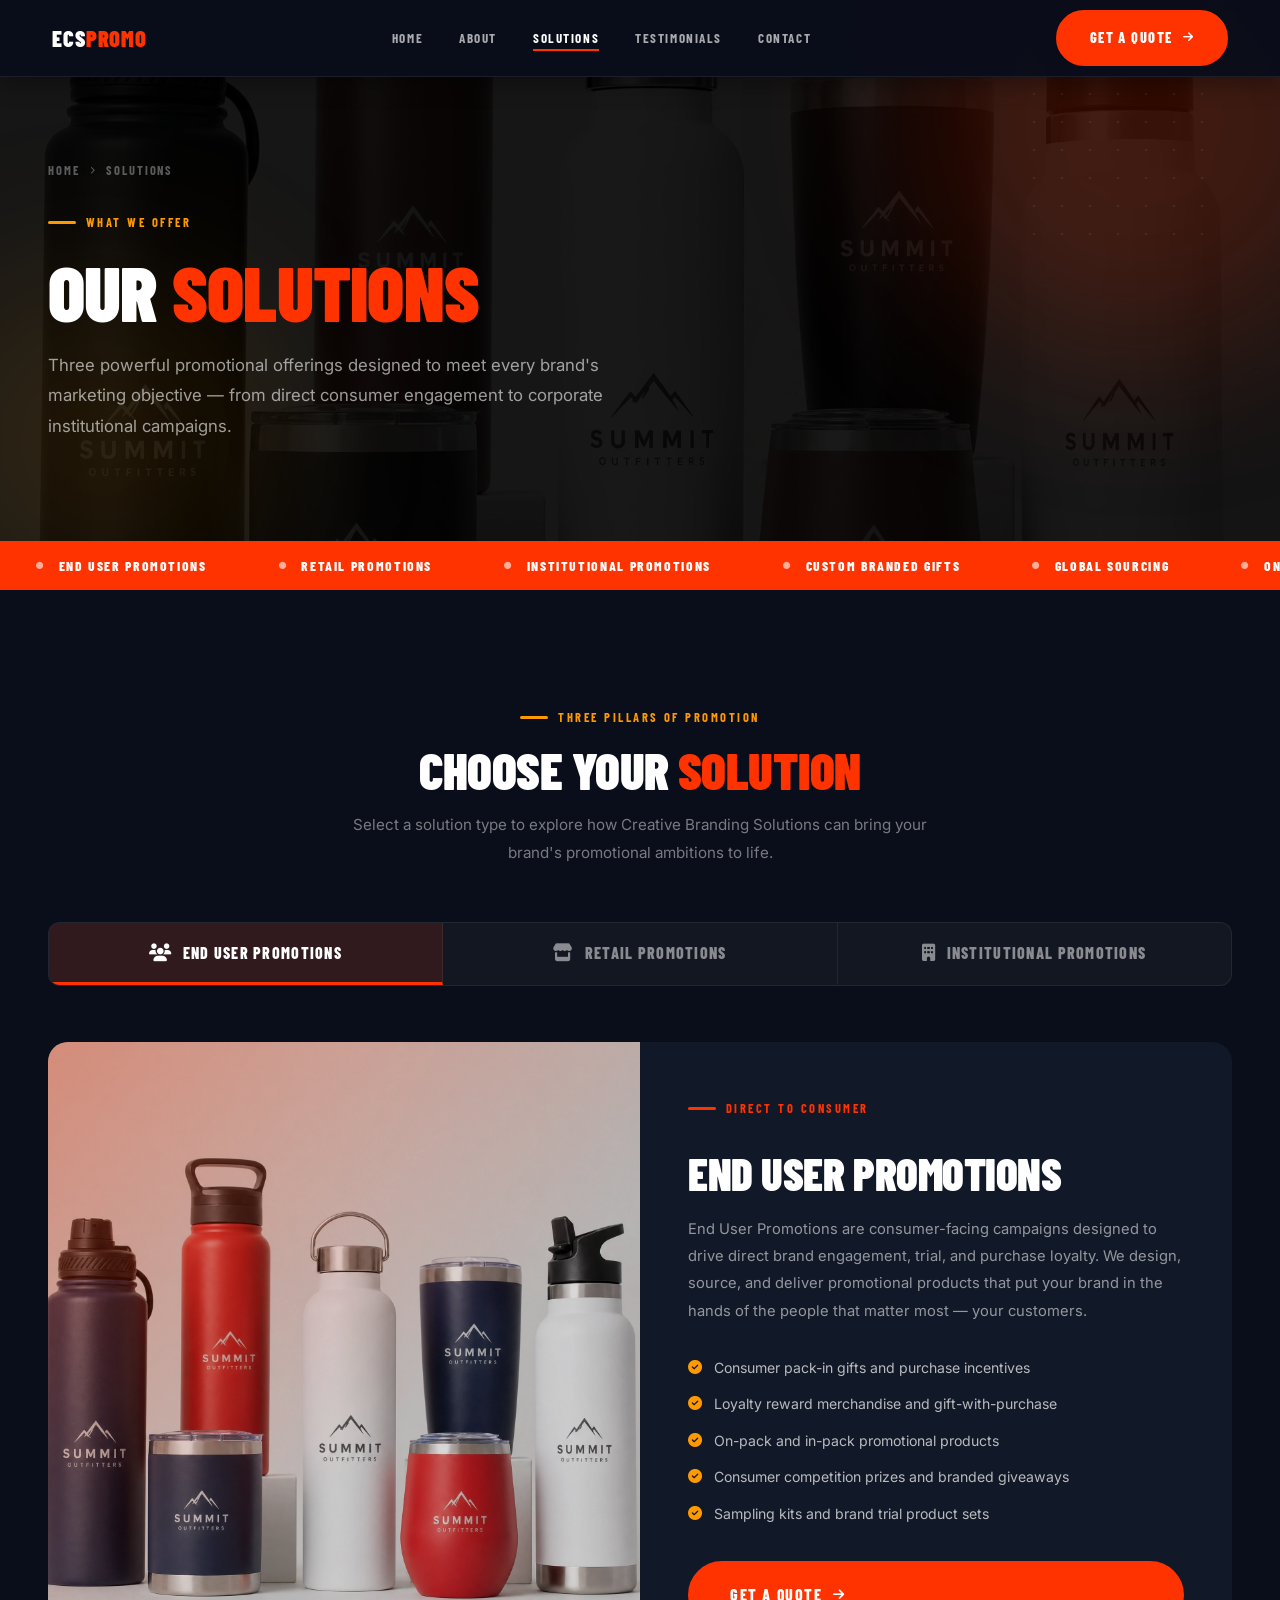
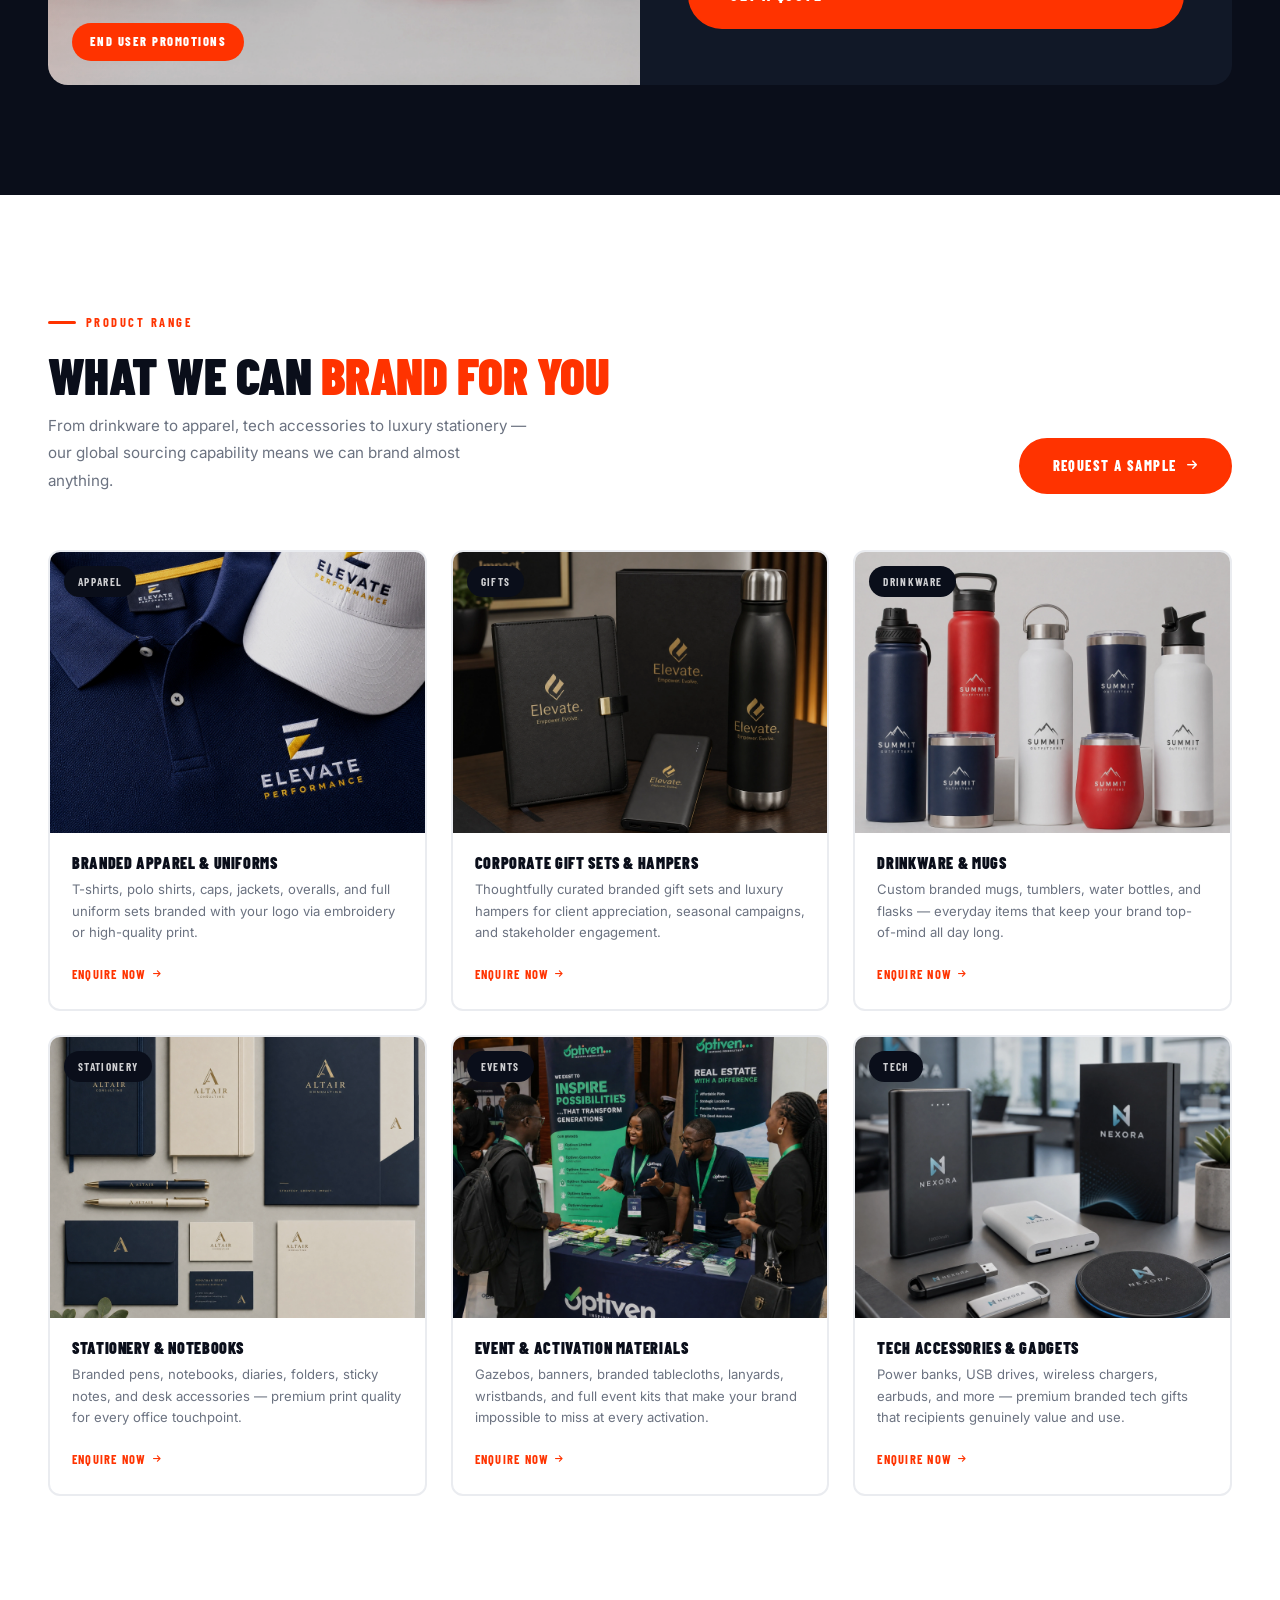
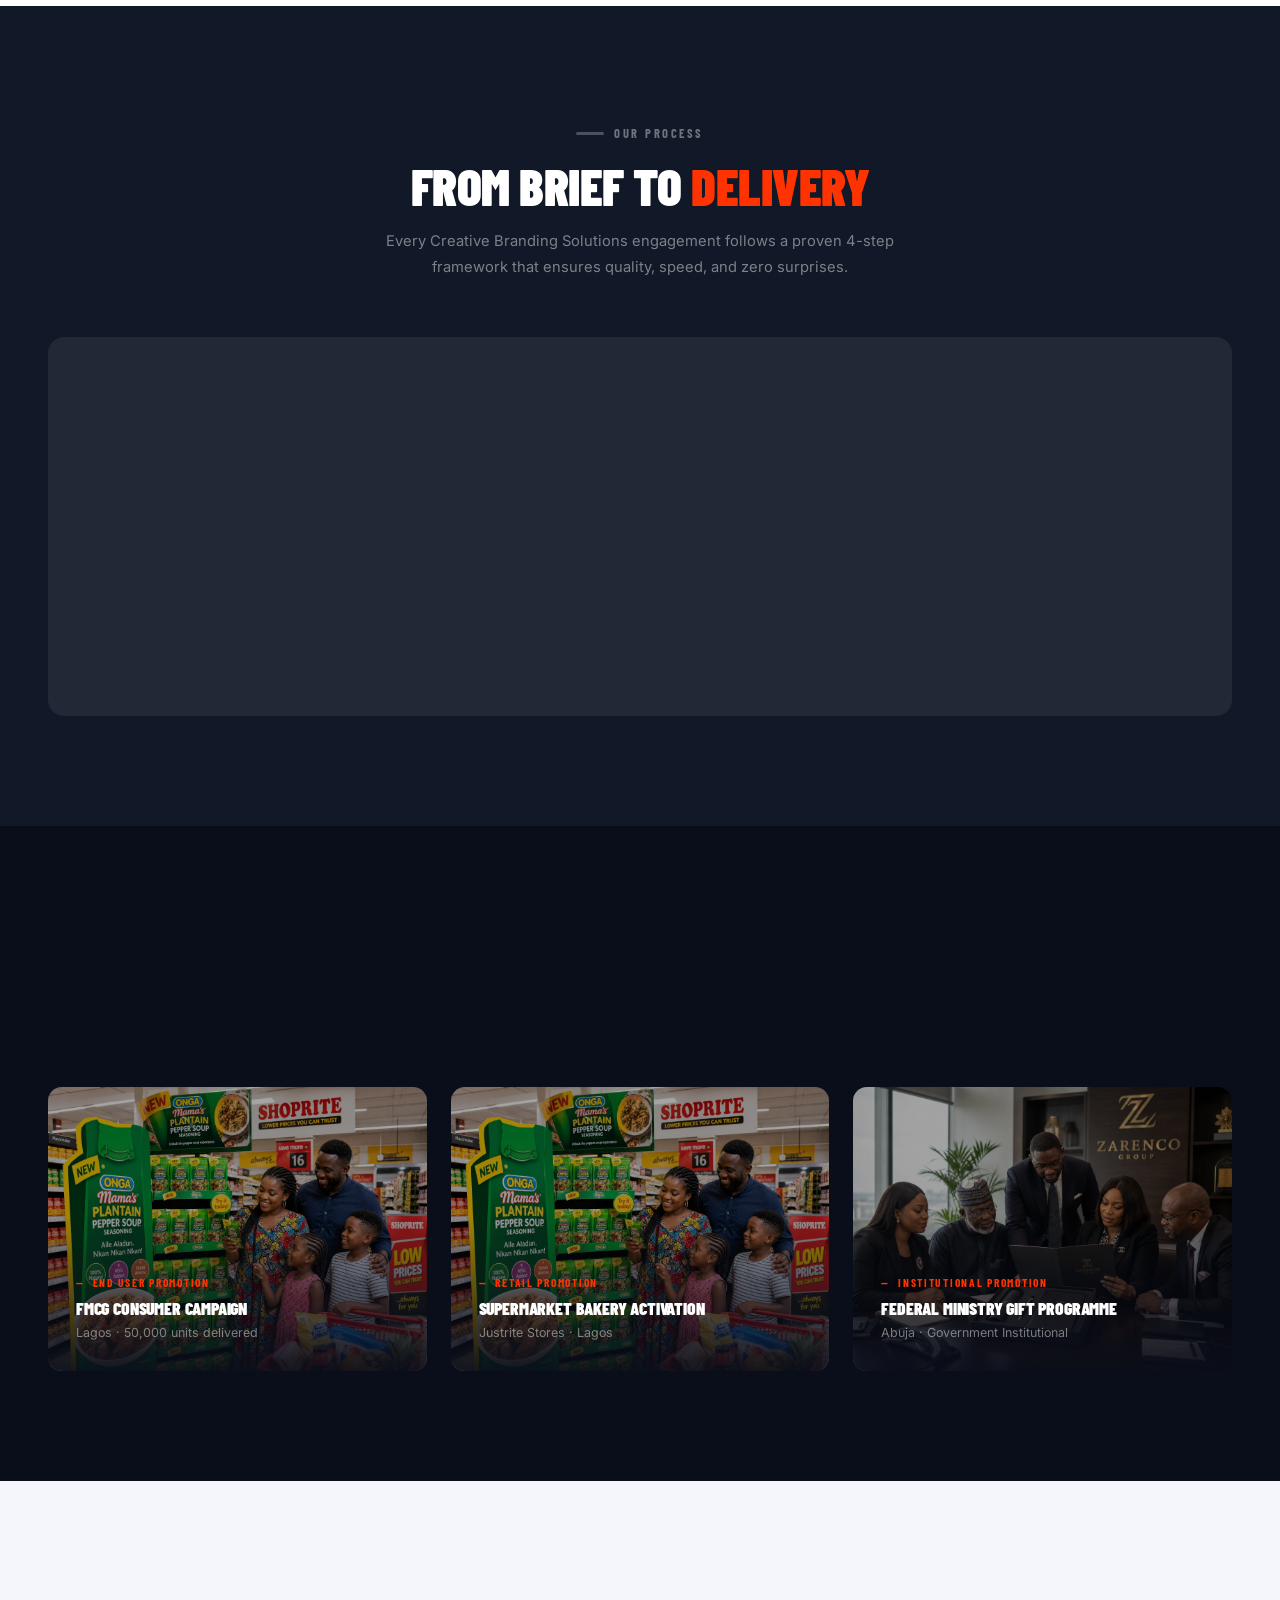
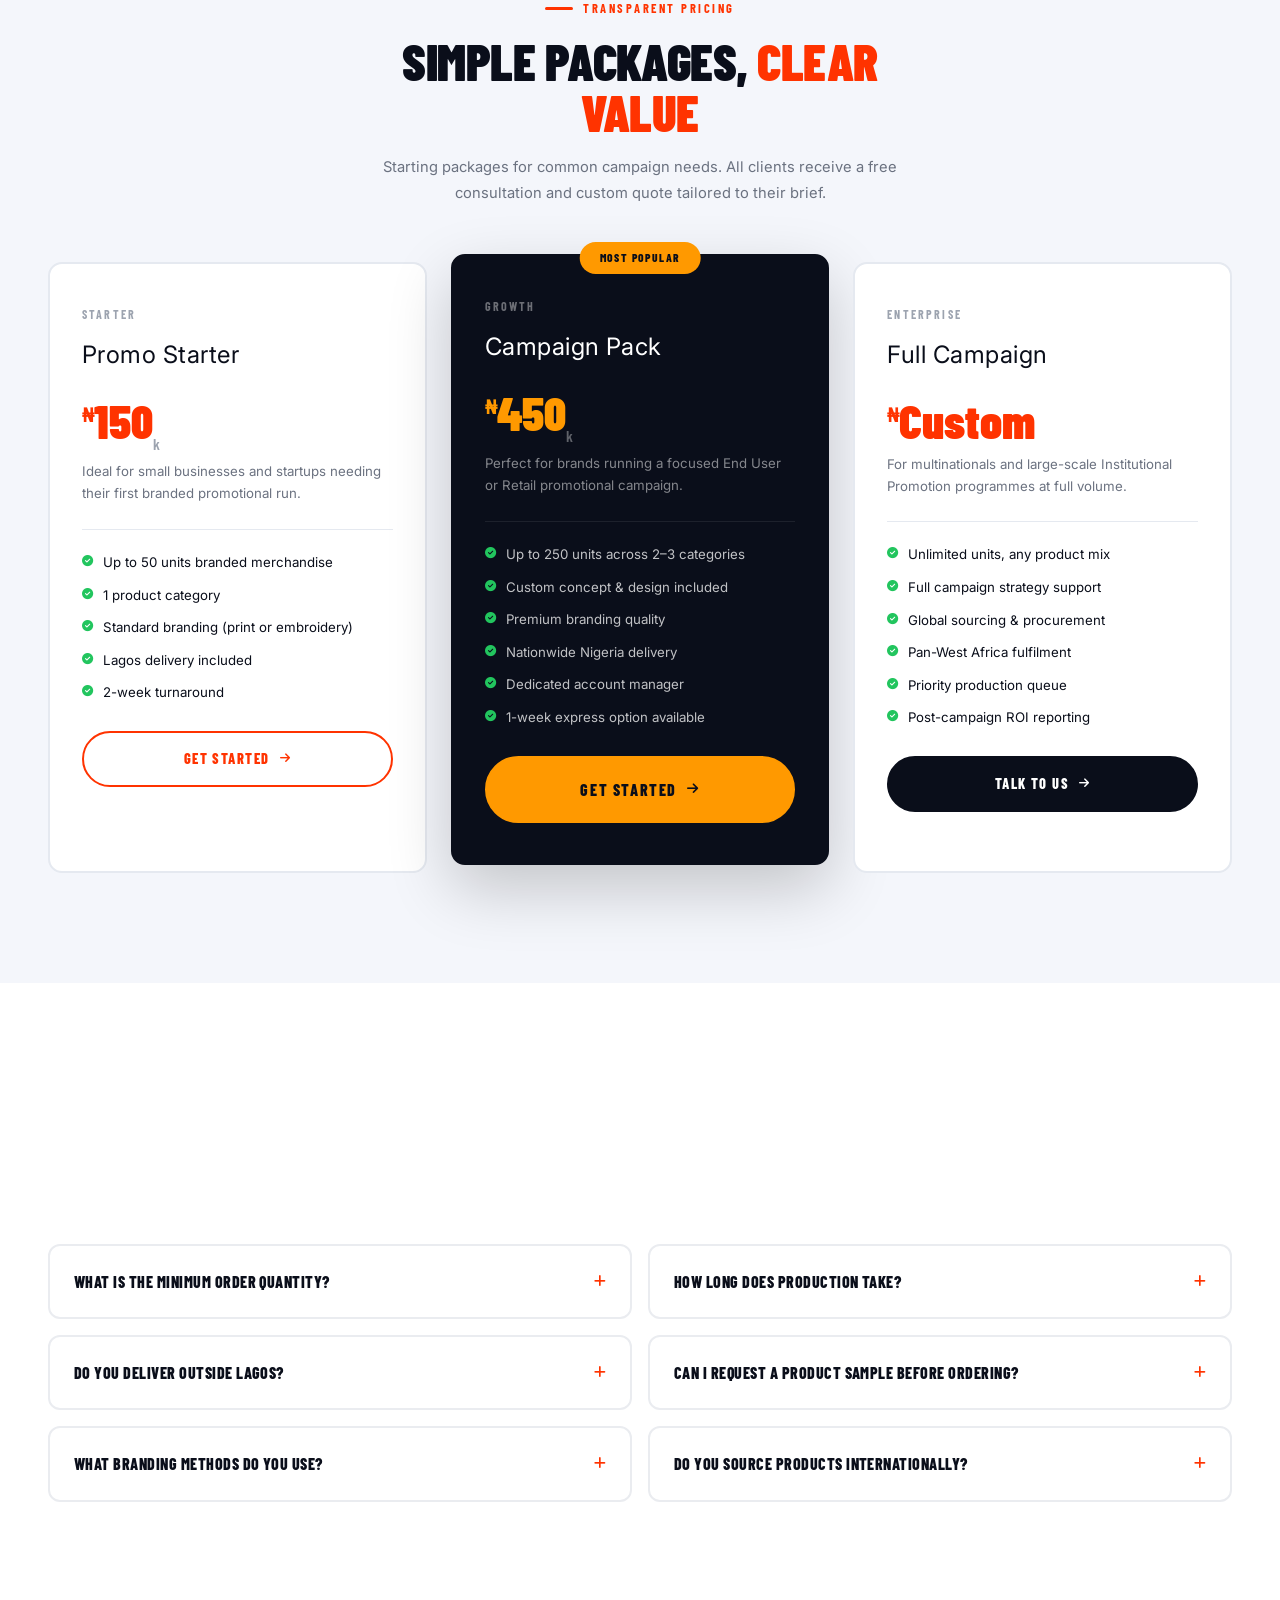
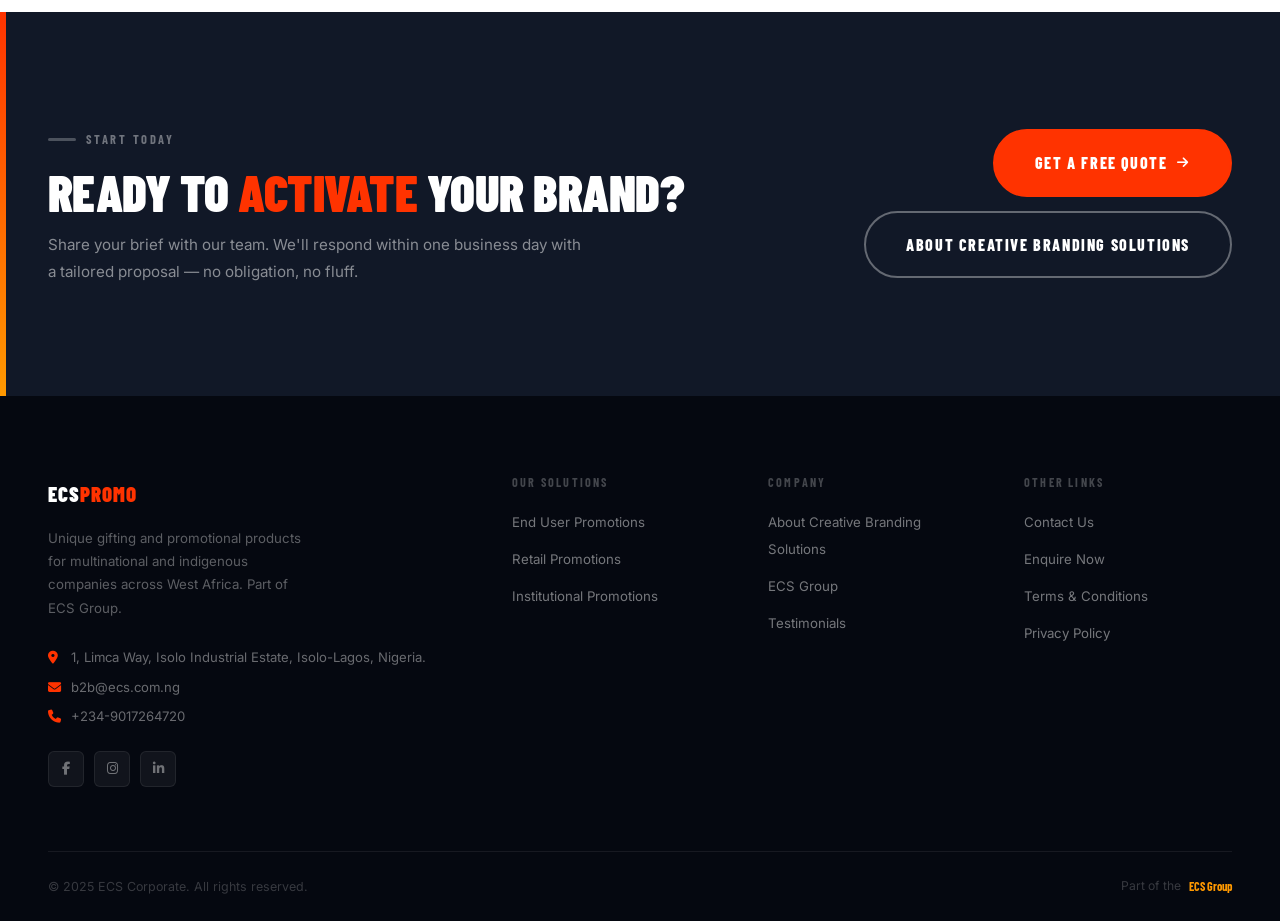
<file: solutions.html>
<!DOCTYPE html>
<html lang="en">
<head>
  <meta charset="UTF-8" />
  <meta name="viewport" content="width=device-width, initial-scale=1.0" />
  <title>Our Solutions | Creative Branding Solutions — Promotional Products West Africa</title>
  <meta name="description" content="Creative Branding Solutions offers End User, Retail, and Institutional Promotions. Custom-built promotional products and branded merchandise across West Africa." />
  <link rel="preconnect" href="https://fonts.googleapis.com" />
  <link rel="preconnect" href="https://fonts.gstatic.com" crossorigin />
  <link href="https://fonts.googleapis.com/css2?family=Barlow+Condensed:ital,wght@0,400;0,600;0,700;0,800;0,900;1,700&family=Inter:wght@300;400;500;600&display=swap" rel="stylesheet" />
  <link rel="stylesheet" href="https://cdnjs.cloudflare.com/ajax/libs/font-awesome/6.5.0/css/all.min.css" />
  <link rel="stylesheet" href="shared.css" />
  <style>

    /* ── SOLUTIONS NAV TABS ── */
    .sol-tabs {
      display: flex; gap: 0; background: rgba(255,255,255,0.04);
      border: 1px solid var(--border); border-radius: 12px; overflow: hidden;
      margin-top: 56px; flex-wrap: wrap;
    }
    .sol-tab {
      flex: 1; padding: 20px 28px; cursor: pointer;
      font-family: var(--font-h); font-weight: 800; font-size: 1rem;
      letter-spacing: .08em; text-transform: uppercase;
      color: rgba(255,255,255,.5); border-right: 1px solid var(--border);
      transition: all .25s var(--ease); text-align: center;
      display: flex; align-items: center; justify-content: center; gap: 10px;
      border-bottom: 3px solid transparent; background: none; border-top: none; border-left: none;
    }
    .sol-tab:last-child { border-right: none; }
    .sol-tab.active, .sol-tab:hover { color: #fff; background: rgba(255,51,0,.12); border-bottom-color: var(--red); }
    .sol-tab i { font-size: 1.1rem; }

    /* ── SOLUTION PANELS ── */
    .sol-panel { display: none; }
    .sol-panel.active { display: block; }

    .sol-hero {
      margin-top: 56px; border-radius: 20px; overflow: hidden;
      display: grid; grid-template-columns: 1fr 1fr; min-height: 520px;
    }
    .sol-hero-img { position: relative; overflow: hidden; }
    .sol-hero-img img { width: 100%; height: 100%; object-fit: cover; filter: brightness(.85); transition: transform .6s var(--ease); }
    .sol-hero:hover .sol-hero-img img { transform: scale(1.03); }
    .sol-hero-img-overlay {
      position: absolute; inset: 0;
      background: linear-gradient(135deg, rgba(255,51,0,.35) 0%, transparent 60%);
    }
    .sol-hero-img-tag {
      position: absolute; bottom: 24px; left: 24px;
      background: var(--red); color: #fff;
      font-family: var(--font-h); font-weight: 800; font-size: .78rem;
      letter-spacing: .12em; text-transform: uppercase;
      padding: 8px 18px; border-radius: 100px;
    }

    .sol-hero-content {
      background: var(--ink2); padding: 56px 48px;
      display: flex; flex-direction: column; justify-content: center;
    }
    .sol-hero-content .eyebrow { color: var(--red); }
    .sol-hero-content .eyebrow::before { background: var(--red); }
    .sol-hero-content h2 { font-size: clamp(2rem, 3.5vw, 3rem); color: #fff; margin: 16px 0 20px; }
    .sol-hero-content p  { font-size: .92rem; color: rgba(255,255,255,.55); line-height: 1.85; margin-bottom: 32px; }
    .sol-features { display: flex; flex-direction: column; gap: 14px; margin-bottom: 36px; }
    .sol-feat {
      display: flex; align-items: flex-start; gap: 12px;
      font-size: .88rem; color: rgba(255,255,255,.7); line-height: 1.6;
    }
    .sol-feat i { color: var(--amber); margin-top: 3px; flex-shrink: 0; }

    /* ── PRODUCT CATEGORIES ── */
    .products-section { background: #fff; color: var(--ink); }
    .products-grid { display: grid; grid-template-columns: repeat(3, 1fr); gap: 24px; margin-top: 56px; }
    .product-card {
      border-radius: 12px; overflow: hidden; border: 2px solid #eaecf0;
      transition: all .3s var(--ease);
    }
    .product-card:hover { border-color: var(--red); box-shadow: 0 16px 48px rgba(255,51,0,.1); transform: translateY(-4px); }
    .product-img { aspect-ratio: 4/3; overflow: hidden; position: relative; }
    .product-img img { width: 100%; height: 100%; object-fit: cover; transition: transform .5s var(--ease); filter: brightness(.9); }
    .product-card:hover .product-img img { transform: scale(1.06); }
    .product-cat {
      position: absolute; top: 14px; left: 14px;
      background: var(--ink); color: rgba(255,255,255,.8);
      font-family: var(--font-h); font-weight: 700; font-size: .7rem;
      letter-spacing: .12em; text-transform: uppercase; padding: 6px 14px; border-radius: 100px;
    }
    .product-body { padding: 22px; }
    .product-body h4 { font-size: 1rem; letter-spacing: .04em; color: var(--ink); margin-bottom: 8px; }
    .product-body p  { font-size: .82rem; color: #6b7280; line-height: 1.65; margin-bottom: 16px; }
    .product-link {
      font-family: var(--font-h); font-weight: 700; font-size: .78rem;
      letter-spacing: .1em; text-transform: uppercase; color: var(--red);
      display: inline-flex; align-items: center; gap: 6px;
    }
    .product-link i { font-size: .7em; transition: transform .2s; }
    .product-card:hover .product-link i { transform: translateX(4px); }

    /* ── PROCESS (per solution) ── */
    .sol-process { background: var(--ink2); }
    .sol-process-grid { display: grid; grid-template-columns: repeat(4, 1fr); gap: 2px; background: var(--border); border-radius: 16px; overflow: hidden; margin-top: 56px; }
    .sp-card {
      background: rgba(255,255,255,.02); padding: 40px 28px;
      transition: background .3s; position: relative; overflow: hidden;
    }
    .sp-card:hover { background: rgba(255,255,255,.05); }
    .sp-card::after {
      content: ''; position: absolute; bottom: 0; left: 0; right: 0; height: 3px;
      background: var(--red); transform: scaleX(0); transform-origin: left; transition: transform .3s;
    }
    .sp-card:hover::after { transform: scaleX(1); }
    .sp-num {
      font-family: var(--font-h); font-weight: 900; font-size: 3.5rem;
      color: rgba(255,255,255,.05); line-height: 1; margin-bottom: 16px;
    }
    .sp-icon {
      width: 52px; height: 52px; border-radius: 10px;
      background: rgba(255,51,0,.1); border: 1px solid rgba(255,51,0,.2);
      display: flex; align-items: center; justify-content: center;
      font-size: 1.2rem; color: var(--red); margin-bottom: 18px;
      transition: all .3s;
    }
    .sp-card:hover .sp-icon { background: var(--red); color: #fff; border-color: var(--red); }
    .sp-card h4 { font-size: .95rem; letter-spacing: .04em; color: #fff; margin-bottom: 8px; }
    .sp-card p  { font-size: .82rem; color: rgba(255,255,255,.4); line-height: 1.7; }

    /* ── CASE STUDY STRIP ── */
    .case-strip { background: var(--ink); }
    .case-grid { display: grid; grid-template-columns: repeat(3, 1fr); gap: 24px; margin-top: 56px; }
    .case-card {
      border-radius: 14px; overflow: hidden; position: relative;
      aspect-ratio: 4/3; background: var(--ink2); cursor: pointer;
    }
    .case-card img { width: 100%; height: 100%; object-fit: cover; filter: brightness(.65); transition: transform .6s var(--ease); }
    .case-card:hover img { transform: scale(1.06); }
    .case-overlay {
      position: absolute; inset: 0;
      background: linear-gradient(to top, rgba(10,14,26,.92) 0%, transparent 55%);
      display: flex; flex-direction: column; justify-content: flex-end; padding: 28px;
    }
    .case-tag {
      font-family: var(--font-h); font-weight: 700; font-size: .72rem;
      letter-spacing: .15em; text-transform: uppercase; color: var(--red);
      display: inline-flex; align-items: center; gap: 8px; margin-bottom: 8px;
    }
    .case-tag::before { content: '—'; }
    .case-card h4 { font-size: 1.1rem; color: #fff; margin-bottom: 4px; }
    .case-card span { font-size: .78rem; color: rgba(255,255,255,.45); }

    /* ── PRICING ── */
    .pricing-section { background: var(--off); color: var(--ink); }
    .pricing-grid { display: grid; grid-template-columns: repeat(3, 1fr); gap: 24px; margin-top: 56px; }
    .pricing-card {
      background: #fff; border: 2px solid #e5e9f0; border-radius: 14px;
      padding: 40px 32px; position: relative; transition: all .3s var(--ease);
    }
    .pricing-card:hover { border-color: var(--red); box-shadow: 0 16px 48px rgba(0,0,0,.1); }
    .pricing-card.featured { background: var(--ink); border-color: var(--ink); transform: translateY(-8px); box-shadow: 0 24px 64px rgba(0,0,0,.2); }
    .pricing-badge {
      position: absolute; top: -14px; left: 50%; transform: translateX(-50%);
      background: var(--amber); color: var(--ink);
      font-family: var(--font-h); font-weight: 800; font-size: .72rem;
      letter-spacing: .12em; text-transform: uppercase; padding: 6px 20px; border-radius: 100px;
    }
    .pricing-tier { font-family: var(--font-h); font-size: .75rem; font-weight: 700; letter-spacing: .18em; text-transform: uppercase; color: var(--muted); margin-bottom: 10px; }
    .pricing-card.featured .pricing-tier { color: rgba(255,255,255,.4); }
    .pricing-name { font-size: 1.5rem; letter-spacing: .02em; color: var(--ink); margin-bottom: 8px; }
    .pricing-card.featured .pricing-name { color: #fff; }
    .pricing-price { font-family: var(--font-h); font-weight: 900; font-size: 3rem; color: var(--red); line-height: 1; margin: 20px 0 10px; }
    .pricing-card.featured .pricing-price { color: var(--amber); }
    .pricing-price sup { font-size: 1.2rem; vertical-align: super; }
    .pricing-price sub { font-size: 1rem; font-weight: 600; color: var(--muted); }
    .pricing-card.featured .pricing-price sub { color: rgba(255,255,255,.35); }
    .pricing-desc { font-size: .83rem; color: #6b7280; margin-bottom: 24px; line-height: 1.65; }
    .pricing-card.featured .pricing-desc { color: rgba(255,255,255,.5); }
    .pricing-divider { height: 1px; background: #e5e9f0; margin-bottom: 22px; }
    .pricing-card.featured .pricing-divider { background: rgba(255,255,255,.08); }
    .pricing-features { list-style: none; display: flex; flex-direction: column; gap: 12px; margin-bottom: 28px; }
    .pricing-features li { display: flex; align-items: flex-start; gap: 10px; font-size: .83rem; color: var(--ink); line-height: 1.55; }
    .pricing-card.featured .pricing-features li { color: rgba(255,255,255,.75); }
    .pricing-features li i { color: #22c55e; font-size: .7rem; margin-top: 4px; flex-shrink: 0; }

    /* ── FAQ ── */
    .faq-section { background: #fff; color: var(--ink); }
    .faq-grid { display: grid; grid-template-columns: 1fr 1fr; gap: 16px; margin-top: 56px; }
    .faq-item {
      border: 2px solid #eaecf0; border-radius: 12px; overflow: hidden;
      transition: border-color .2s;
    }
    .faq-item.open { border-color: var(--red); }
    .faq-q {
      display: flex; align-items: center; justify-content: space-between;
      padding: 22px 24px; cursor: pointer; gap: 16px;
      font-family: var(--font-h); font-weight: 800; font-size: 1rem;
      letter-spacing: .03em; color: var(--ink); text-transform: uppercase;
    }
    .faq-q i { font-size: .85rem; color: var(--red); transition: transform .3s; flex-shrink: 0; }
    .faq-item.open .faq-q i { transform: rotate(45deg); }
    .faq-a { display: none; padding: 0 24px 22px; font-size: .87rem; color: #6b7280; line-height: 1.8; }
    .faq-item.open .faq-a { display: block; }

    /* Responsive */
    @media(max-width:1024px){
      .sol-hero        { grid-template-columns: 1fr; }
      .sol-hero-img    { min-height: 320px; }
      .products-grid   { grid-template-columns: 1fr 1fr; }
      .sol-process-grid{ grid-template-columns: 1fr 1fr; }
      .case-grid       { grid-template-columns: 1fr 1fr; }
      .pricing-grid    { grid-template-columns: 1fr; max-width: 480px; margin-left: auto; margin-right: auto; }
      .pricing-card.featured { transform: none; }
      .faq-grid        { grid-template-columns: 1fr; }
    }
    @media(max-width:768px){
      .products-grid   { grid-template-columns: 1fr; }
      .sol-process-grid{ grid-template-columns: 1fr; }
      .case-grid       { grid-template-columns: 1fr; }
      .sol-tabs        { flex-direction: column; }
      .sol-tab         { border-right: none; border-bottom: 1px solid var(--border); }
      .sol-hero-content { padding: 36px 28px; }
    }
  </style>
</head>
<body>

<!-- NAVBAR -->
<nav id="navbar" class="always-solid">
  <div class="nav-inner">
    <a href="index.html" class="nav-logo">ECS<span>Promo</span></a>
    <ul class="nav-links">
      <li><a href="index.html">Home</a></li>
      <li><a href="about.html">About</a></li>
      <li><a href="solutions.html" class="active">Solutions</a></li>
      <li><a href="testimonials.html">Testimonials</a></li>
      <li><a href="contact.html">Contact</a></li>
    </ul>
    <div class="nav-cta">
      <a href="contact.html" class="btn btn-red">Get a Quote <i class="fas fa-arrow-right"></i></a>
    </div>
    <button class="nav-toggle" id="navToggle"><span></span><span></span><span></span></button>
  </div>
</nav>
<div id="mobileMenu">
  <button class="mobile-close" id="mobileClose"><i class="fas fa-times"></i></button>
  <a href="index.html">Home</a><a href="about.html">About</a>
  <a href="solutions.html">Solutions</a><a href="testimonials.html">Testimonials</a>
  <a href="contact.html">Contact</a>
  <a href="contact.html" class="btn btn-red" style="margin-top:12px;">Get a Quote</a>
</div>

<!-- PAGE HERO -->
<section class="page-hero">
  <div class="page-hero-bg" style="background-image:url('Images/branded_drinkware.webp');"></div>
  <div class="blob blob-red-tr"></div>
  <div class="blob blob-amber-bl"></div>
  <div class="dot-grid dot-grid-tr"></div>
  <div class="container">
    <div class="page-hero-inner">
      <div class="page-hero-breadcrumb">
        <a href="index.html">Home</a>
        <i class="fas fa-chevron-right"></i>
        <span>Solutions</span>
      </div>
      <div class="page-hero-eyebrow">What We Offer</div>
      <h1 class="page-hero-title reveal">Our <span>Solutions</span></h1>
      <p class="page-hero-desc reveal d1">
        Three powerful promotional offerings designed to meet every brand's marketing objective — from direct consumer engagement to corporate institutional campaigns.
      </p>
    </div>
  </div>
</section>

<!-- MARQUEE -->
<div class="marquee-wrap" aria-hidden="true">
  <div class="marquee-track">
    <span class="marquee-item"><i class="fas fa-circle"></i>End User Promotions</span>
    <span class="marquee-item"><i class="fas fa-circle"></i>Retail Promotions</span>
    <span class="marquee-item"><i class="fas fa-circle"></i>Institutional Promotions</span>
    <span class="marquee-item"><i class="fas fa-circle"></i>Custom Branded Gifts</span>
    <span class="marquee-item"><i class="fas fa-circle"></i>Global Sourcing</span>
    <span class="marquee-item"><i class="fas fa-circle"></i>On-Time Delivery</span>
    <span class="marquee-item"><i class="fas fa-circle"></i>End User Promotions</span>
    <span class="marquee-item"><i class="fas fa-circle"></i>Retail Promotions</span>
    <span class="marquee-item"><i class="fas fa-circle"></i>Institutional Promotions</span>
    <span class="marquee-item"><i class="fas fa-circle"></i>Custom Branded Gifts</span>
    <span class="marquee-item"><i class="fas fa-circle"></i>Global Sourcing</span>
    <span class="marquee-item"><i class="fas fa-circle"></i>On-Time Delivery</span>
  </div>
</div>

<!-- SOLUTIONS TABS -->
<section class="section-pad" style="background:var(--ink);" id="solutions-tabs">
  <div class="container">
    <div style="text-align:center;max-width:580px;margin:0 auto;">
      <div class="eyebrow eyebrow-amber reveal" style="justify-content:center;">Three Pillars of Promotion</div>
      <h2 class="title-light reveal d1">Choose Your <span>Solution</span></h2>
      <p style="font-size:.95rem;color:rgba(255,255,255,.45);line-height:1.8;margin-top:16px;" class="reveal d2">
        Select a solution type to explore how Creative Branding Solutions can bring your brand's promotional ambitions to life.
      </p>
    </div>

    <!-- Tabs -->
    <div class="sol-tabs reveal d2">
      <button class="sol-tab active" data-tab="end-user" id="end-user">
        <i class="fas fa-users"></i> End User Promotions
      </button>
      <button class="sol-tab" data-tab="retail" id="retail">
        <i class="fas fa-store"></i> Retail Promotions
      </button>
      <button class="sol-tab" data-tab="institutional" id="institutional">
        <i class="fas fa-building"></i> Institutional Promotions
      </button>
    </div>

    <!-- END USER PANEL -->
    <div class="sol-panel active" id="panel-end-user">
      <div class="sol-hero">
        <div class="sol-hero-img">
          <img src="Images/branded_drinkware.webp" alt="End User Promotions Nigeria" loading="lazy" />
          <div class="sol-hero-img-overlay"></div>
          <div class="sol-hero-img-tag">End User Promotions</div>
        </div>
        <div class="sol-hero-content">
          <div class="eyebrow">Direct to Consumer</div>
          <h2>End User Promotions</h2>
          <p>End User Promotions are consumer-facing campaigns designed to drive direct brand engagement, trial, and purchase loyalty. We design, source, and deliver promotional products that put your brand in the hands of the people that matter most — your customers.</p>
          <div class="sol-features">
            <div class="sol-feat"><i class="fas fa-check-circle"></i>Consumer pack-in gifts and purchase incentives</div>
            <div class="sol-feat"><i class="fas fa-check-circle"></i>Loyalty reward merchandise and gift-with-purchase</div>
            <div class="sol-feat"><i class="fas fa-check-circle"></i>On-pack and in-pack promotional products</div>
            <div class="sol-feat"><i class="fas fa-check-circle"></i>Consumer competition prizes and branded giveaways</div>
            <div class="sol-feat"><i class="fas fa-check-circle"></i>Sampling kits and brand trial product sets</div>
          </div>
          <a href="contact.html" class="btn btn-red btn-lg">Get a Quote <i class="fas fa-arrow-right"></i></a>
        </div>
      </div>
    </div>

    <!-- RETAIL PANEL -->
    <div class="sol-panel" id="panel-retail">
      <div class="sol-hero">
        <div class="sol-hero-img">
          <img src="Images/event_materials.webp" alt="Retail Promotions Nigeria" loading="lazy" />
          <div class="sol-hero-img-overlay"></div>
          <div class="sol-hero-img-tag">Retail Promotions</div>
        </div>
        <div class="sol-hero-content">
          <div class="eyebrow">In-Store Activation</div>
          <h2>Retail Promotions</h2>
          <p>Retail Promotions are targeted at converting browsers into buyers at the point of sale. From branded POS materials to full in-store activation setups, we help brands own the retail environment and drive measurable sales uplift at every touchpoint.</p>
          <div class="sol-features">
            <div class="sol-feat"><i class="fas fa-check-circle"></i>Point-of-sale (POS) display and branded materials</div>
            <div class="sol-feat"><i class="fas fa-check-circle"></i>In-store activation kits and merchandising tools</div>
            <div class="sol-feat"><i class="fas fa-check-circle"></i>Retail staff uniform and branded apparel</div>
            <div class="sol-feat"><i class="fas fa-check-circle"></i>Shelf talkers, wobblers, and product display units</div>
            <div class="sol-feat"><i class="fas fa-check-circle"></i>Branded shopping bags, packaging, and carrier items</div>
          </div>
          <a href="contact.html" class="btn btn-red btn-lg">Get a Quote <i class="fas fa-arrow-right"></i></a>
        </div>
      </div>
    </div>

    <!-- INSTITUTIONAL PANEL -->
    <div class="sol-panel" id="panel-institutional">
      <div class="sol-hero">
        <div class="sol-hero-img">
          <img src="Images/institutional_promotions.webp" alt="Institutional Promotions Nigeria" loading="lazy" />
          <div class="sol-hero-img-overlay"></div>
          <div class="sol-hero-img-tag">Institutional Promotions</div>
        </div>
        <div class="sol-hero-content">
          <div class="eyebrow">B2B Corporate Gifting</div>
          <h2>Institutional Promotions</h2>
          <p>Institutional Promotions cater to large-scale corporate gifting, government engagement, and staff incentive programmes. We source and produce premium branded merchandise that makes your organisation stand out — at conferences, annual events, and year-round corporate engagements.</p>
          <div class="sol-features">
            <div class="sol-feat"><i class="fas fa-check-circle"></i>Executive corporate gift sets and premium hampers</div>
            <div class="sol-feat"><i class="fas fa-check-circle"></i>Staff appreciation and recognition merchandise</div>
            <div class="sol-feat"><i class="fas fa-check-circle"></i>Conference and event branded giveaways</div>
            <div class="sol-feat"><i class="fas fa-check-circle"></i>Government and ministry branded presentation items</div>
            <div class="sol-feat"><i class="fas fa-check-circle"></i>Large-volume institutional procurement at scale</div>
          </div>
          <a href="contact.html" class="btn btn-red btn-lg">Get a Quote <i class="fas fa-arrow-right"></i></a>
        </div>
      </div>
    </div>
  </div>
</section>

<!-- PRODUCT CATEGORIES -->
<section class="products-section section-pad">
  <div class="container">
    <div style="display:flex;align-items:flex-end;justify-content:space-between;gap:32px;flex-wrap:wrap;margin-bottom:0;">
      <div>
        <div class="eyebrow reveal">Product Range</div>
        <h2 class="title-dark reveal d1">What We Can <span>Brand For You</span></h2>
        <p style="font-size:.95rem;color:#6b7280;line-height:1.8;max-width:480px;margin-top:12px;" class="reveal d2">
          From drinkware to apparel, tech accessories to luxury stationery — our global sourcing capability means we can brand almost anything.
        </p>
      </div>
      <a href="contact.html" class="btn btn-red reveal d1">Request a Sample <i class="fas fa-arrow-right"></i></a>
    </div>
    <div class="products-grid">
      <div class="product-card reveal">
        <div class="product-img">
          <img src="Images/branded_apparel.webp" alt="Branded apparel Nigeria" loading="lazy" />
          <div class="product-cat">Apparel</div>
        </div>
        <div class="product-body">
          <h4>Branded Apparel &amp; Uniforms</h4>
          <p>T-shirts, polo shirts, caps, jackets, overalls, and full uniform sets branded with your logo via embroidery or high-quality print.</p>
          <a href="contact.html" class="product-link">Enquire Now <i class="fas fa-arrow-right"></i></a>
        </div>
      </div>
      <div class="product-card reveal d1">
        <div class="product-img">
          <img src="Images/corporate_gifts.webp" alt="Corporate gifts Nigeria" loading="lazy" />
          <div class="product-cat">Gifts</div>
        </div>
        <div class="product-body">
          <h4>Corporate Gift Sets &amp; Hampers</h4>
          <p>Thoughtfully curated branded gift sets and luxury hampers for client appreciation, seasonal campaigns, and stakeholder engagement.</p>
          <a href="contact.html" class="product-link">Enquire Now <i class="fas fa-arrow-right"></i></a>
        </div>
      </div>
      <div class="product-card reveal d2">
        <div class="product-img">
          <img src="Images/branded_drinkware.webp" alt="Branded drinkware" loading="lazy" />
          <div class="product-cat">Drinkware</div>
        </div>
        <div class="product-body">
          <h4>Drinkware &amp; Mugs</h4>
          <p>Custom branded mugs, tumblers, water bottles, and flasks — everyday items that keep your brand top-of-mind all day long.</p>
          <a href="contact.html" class="product-link">Enquire Now <i class="fas fa-arrow-right"></i></a>
        </div>
      </div>
      <div class="product-card reveal">
        <div class="product-img">
          <img src="Images/branded_stationery.webp" alt="Branded stationery Nigeria" loading="lazy" />
          <div class="product-cat">Stationery</div>
        </div>
        <div class="product-body">
          <h4>Stationery &amp; Notebooks</h4>
          <p>Branded pens, notebooks, diaries, folders, sticky notes, and desk accessories — premium print quality for every office touchpoint.</p>
          <a href="contact.html" class="product-link">Enquire Now <i class="fas fa-arrow-right"></i></a>
        </div>
      </div>
      <div class="product-card reveal d1">
        <div class="product-img">
          <img src="Images/event_materials.webp" alt="Event branded materials" loading="lazy" />
          <div class="product-cat">Events</div>
        </div>
        <div class="product-body">
          <h4>Event &amp; Activation Materials</h4>
          <p>Gazebos, banners, branded tablecloths, lanyards, wristbands, and full event kits that make your brand impossible to miss at every activation.</p>
          <a href="contact.html" class="product-link">Enquire Now <i class="fas fa-arrow-right"></i></a>
        </div>
      </div>
      <div class="product-card reveal d2">
        <div class="product-img">
          <img src="Images/tech_accessories.webp" alt="Branded tech accessories" loading="lazy" />
          <div class="product-cat">Tech</div>
        </div>
        <div class="product-body">
          <h4>Tech Accessories &amp; Gadgets</h4>
          <p>Power banks, USB drives, wireless chargers, earbuds, and more — premium branded tech gifts that recipients genuinely value and use.</p>
          <a href="contact.html" class="product-link">Enquire Now <i class="fas fa-arrow-right"></i></a>
        </div>
      </div>
    </div>
  </div>
</section>

<!-- HOW IT WORKS -->
<section class="sol-process section-pad">
  <div class="container">
    <div style="text-align:center;max-width:540px;margin:0 auto;">
      <div class="eyebrow eyebrow-white reveal" style="justify-content:center;">Our Process</div>
      <h2 class="title-light reveal d1">From Brief to <span>Delivery</span></h2>
      <p style="font-size:.92rem;color:rgba(255,255,255,.45);line-height:1.8;margin-top:16px;" class="reveal d2">
        Every Creative Branding Solutions engagement follows a proven 4-step framework that ensures quality, speed, and zero surprises.
      </p>
    </div>
    <div class="sol-process-grid">
      <div class="sp-card reveal">
        <div class="sp-num">01</div>
        <div class="sp-icon"><i class="fas fa-comments"></i></div>
        <h4>Brief &amp; Consultation</h4>
        <p>You share your campaign objectives, target audience, budget range, and timeline. Our team asks the right questions to fully understand your promotional goals.</p>
      </div>
      <div class="sp-card reveal d1">
        <div class="sp-num">02</div>
        <div class="sp-icon"><i class="fas fa-search"></i></div>
        <h4>Sourcing &amp; Concept</h4>
        <p>We leverage our global sourcing network to identify the best products and present a tailored proposal with samples, specs, and design mockups for your approval.</p>
      </div>
      <div class="sp-card reveal d2">
        <div class="sp-num">03</div>
        <div class="sp-icon"><i class="fas fa-industry"></i></div>
        <h4>Production &amp; QC</h4>
        <p>Once approved, we go into production with rigorous quality checks at every stage — ensuring every item meets Creative Branding Solutions's exacting quality standards before dispatch.</p>
      </div>
      <div class="sp-card reveal d3">
        <div class="sp-num">04</div>
        <div class="sp-icon"><i class="fas fa-truck"></i></div>
        <h4>Delivery &amp; Follow-Up</h4>
        <p>Your branded products are delivered on time, anywhere in Nigeria and across West Africa. We follow up to confirm satisfaction and plan your next campaign.</p>
      </div>
    </div>
  </div>
</section>

<!-- CASE STUDIES -->
<section class="case-strip section-pad">
  <div class="container">
    <div style="display:flex;align-items:flex-end;justify-content:space-between;gap:32px;flex-wrap:wrap;margin-bottom:56px;">
      <div>
        <div class="eyebrow eyebrow-amber reveal">Our Work</div>
        <h2 class="title-light reveal d1">Campaigns We've <span>Delivered</span></h2>
      </div>
      <a href="contact.html" class="btn btn-outline-white reveal d1">Start Your Campaign <i class="fas fa-arrow-right"></i></a>
    </div>
    <div class="case-grid">
      <div class="case-card reveal">
        <img src="Images/retail_promotions.webp" alt="FMCG brand activation Nigeria" loading="lazy" />
        <div class="case-overlay">
          <div class="case-tag">End User Promotion</div>
          <h4>FMCG Consumer Campaign</h4>
          <span>Lagos · 50,000 units delivered</span>
        </div>
      </div>
      <div class="case-card reveal d1">
        <img src="Images/retail_promotions.webp" alt="Retail bakery branded setup" loading="lazy" />
        <div class="case-overlay">
          <div class="case-tag">Retail Promotion</div>
          <h4>Supermarket Bakery Activation</h4>
          <span>Justrite Stores · Lagos</span>
        </div>
      </div>
      <div class="case-card reveal d2">
        <img src="Images/institutional_promotions.webp" alt="Corporate gifts government ministry Nigeria" loading="lazy" />
        <div class="case-overlay">
          <div class="case-tag">Institutional Promotion</div>
          <h4>Federal Ministry Gift Programme</h4>
          <span>Abuja · Government Institutional</span>
        </div>
      </div>
    </div>
  </div>
</section>

<!-- PRICING -->
<section class="pricing-section section-pad">
  <div class="container">
    <div style="text-align:center;max-width:540px;margin:0 auto;">
      <div class="eyebrow reveal" style="justify-content:center;">Transparent Pricing</div>
      <h2 class="title-dark reveal d1">Simple Packages, <span>Clear Value</span></h2>
      <p style="font-size:.92rem;color:#6b7280;line-height:1.8;margin-top:16px;" class="reveal d2">
        Starting packages for common campaign needs. All clients receive a free consultation and custom quote tailored to their brief.
      </p>
    </div>
    <div class="pricing-grid">
      <div class="pricing-card reveal">
        <div class="pricing-tier">Starter</div>
        <div class="pricing-name">Promo Starter</div>
        <div class="pricing-price"><sup>₦</sup>150<sub>k</sub></div>
        <div class="pricing-desc">Ideal for small businesses and startups needing their first branded promotional run.</div>
        <div class="pricing-divider"></div>
        <ul class="pricing-features">
          <li><i class="fas fa-check-circle"></i>Up to 50 units branded merchandise</li>
          <li><i class="fas fa-check-circle"></i>1 product category</li>
          <li><i class="fas fa-check-circle"></i>Standard branding (print or embroidery)</li>
          <li><i class="fas fa-check-circle"></i>Lagos delivery included</li>
          <li><i class="fas fa-check-circle"></i>2-week turnaround</li>
        </ul>
        <a href="contact.html" class="btn btn-outline-red" style="width:100%;justify-content:center;">Get Started <i class="fas fa-arrow-right"></i></a>
      </div>

      <div class="pricing-card featured reveal d1">
        <div class="pricing-badge">Most Popular</div>
        <div class="pricing-tier">Growth</div>
        <div class="pricing-name">Campaign Pack</div>
        <div class="pricing-price"><sup>₦</sup>450<sub>k</sub></div>
        <div class="pricing-desc">Perfect for brands running a focused End User or Retail promotional campaign.</div>
        <div class="pricing-divider"></div>
        <ul class="pricing-features">
          <li><i class="fas fa-check-circle"></i>Up to 250 units across 2–3 categories</li>
          <li><i class="fas fa-check-circle"></i>Custom concept &amp; design included</li>
          <li><i class="fas fa-check-circle"></i>Premium branding quality</li>
          <li><i class="fas fa-check-circle"></i>Nationwide Nigeria delivery</li>
          <li><i class="fas fa-check-circle"></i>Dedicated account manager</li>
          <li><i class="fas fa-check-circle"></i>1-week express option available</li>
        </ul>
        <a href="contact.html" class="btn btn-amber btn-lg" style="width:100%;justify-content:center;">Get Started <i class="fas fa-arrow-right"></i></a>
      </div>

      <div class="pricing-card reveal d2">
        <div class="pricing-tier">Enterprise</div>
        <div class="pricing-name">Full Campaign</div>
        <div class="pricing-price"><sup>₦</sup>Custom</div>
        <div class="pricing-desc">For multinationals and large-scale Institutional Promotion programmes at full volume.</div>
        <div class="pricing-divider"></div>
        <ul class="pricing-features">
          <li><i class="fas fa-check-circle"></i>Unlimited units, any product mix</li>
          <li><i class="fas fa-check-circle"></i>Full campaign strategy support</li>
          <li><i class="fas fa-check-circle"></i>Global sourcing &amp; procurement</li>
          <li><i class="fas fa-check-circle"></i>Pan-West Africa fulfilment</li>
          <li><i class="fas fa-check-circle"></i>Priority production queue</li>
          <li><i class="fas fa-check-circle"></i>Post-campaign ROI reporting</li>
        </ul>
        <a href="contact.html" class="btn btn-dark" style="width:100%;justify-content:center;">Talk to Us <i class="fas fa-arrow-right"></i></a>
      </div>
    </div>
  </div>
</section>

<!-- FAQ -->
<section class="faq-section section-pad">
  <div class="container">
    <div style="text-align:center;max-width:520px;margin:0 auto 56px;">
      <div class="eyebrow reveal" style="justify-content:center;">Frequently Asked</div>
      <h2 class="title-dark reveal d1">Common <span>Questions</span></h2>
    </div>
    <div class="faq-grid">
      <div class="faq-item">
        <div class="faq-q">What is the minimum order quantity? <i class="fas fa-plus"></i></div>
        <div class="faq-a">Our minimum order is typically 50 units for most product categories, though this varies by product type. We cater to both small- and large-scale requirements — contact us to discuss your specific needs.</div>
      </div>
      <div class="faq-item">
        <div class="faq-q">How long does production take? <i class="fas fa-plus"></i></div>
        <div class="faq-a">Standard turnaround is 10–14 business days from artwork approval. For urgent campaigns, we offer a 5–7 day express service for most products. Complex custom items may require additional lead time.</div>
      </div>
      <div class="faq-item">
        <div class="faq-q">Do you deliver outside Lagos? <i class="fas fa-plus"></i></div>
        <div class="faq-a">Yes. We deliver across Nigeria — Abuja, Port Harcourt, Kano, Ibadan, and all major cities. We also fulfil orders across West Africa via our ECS Group logistics infrastructure.</div>
      </div>
      <div class="faq-item">
        <div class="faq-q">Can I request a product sample before ordering? <i class="fas fa-plus"></i></div>
        <div class="faq-a">Absolutely. We strongly encourage sampling for new clients. Pre-production samples can be arranged for most product categories. Contact us to request a sample kit relevant to your campaign type.</div>
      </div>
      <div class="faq-item">
        <div class="faq-q">What branding methods do you use? <i class="fas fa-plus"></i></div>
        <div class="faq-a">We use embroidery, screen printing, digital printing, laser engraving, debossing, heat transfer, and sublimation printing — the method is chosen based on the product and your brand guidelines.</div>
      </div>
      <div class="faq-item">
        <div class="faq-q">Do you source products internationally? <i class="fas fa-plus"></i></div>
        <div class="faq-a">Yes. Creative Branding Solutions has robust global sourcing capability — we procure from trusted suppliers in Asia, Europe, and locally in Nigeria to ensure the best quality at the most competitive prices for your brief.</div>
      </div>
    </div>
  </div>
</section>

<!-- CTA STRIP -->
<section class="cta-strip section-pad">
  <div class="cta-strip-bg" style="background-image:url('https://images.unsplash.com/photo-1497366216548-37526070297c?w=1400&auto=format&fit=crop&q=40');"></div>
  <div class="cta-strip-bar"></div>
  <div class="container">
    <div class="cta-strip-inner">
      <div class="reveal">
        <div class="eyebrow eyebrow-white">Start Today</div>
        <h2 class="cta-strip-title">Ready to <span>Activate</span> Your Brand?</h2>
        <p class="cta-strip-desc">Share your brief with our team. We'll respond within one business day with a tailored proposal — no obligation, no fluff.</p>
      </div>
      <div class="cta-strip-actions reveal d1">
        <a href="contact.html" class="btn btn-red btn-lg">Get a Free Quote <i class="fas fa-arrow-right"></i></a>
        <a href="about.html" class="btn btn-outline-white btn-lg">About Creative Branding Solutions</a>
      </div>
    </div>
  </div>
</section>

<!-- FOOTER -->
<footer>
  <div class="container">
    <div class="footer-top">
      <div class="footer-grid">
        <div>
          <div class="footer-logo">ECS<span>Promo</span></div>
          <p class="footer-desc">Unique gifting and promotional products for multinational and indigenous companies across West Africa. Part of ECS Group.</p>
          <div class="footer-contact-line"><i class="fas fa-map-marker-alt"></i> 1, Limca Way, Isolo Industrial Estate, Isolo-Lagos, Nigeria.</div>
          <div class="footer-contact-line"><i class="fas fa-envelope"></i> b2b@ecs.com.ng</div>
          <div class="footer-contact-line"><i class="fas fa-phone"></i> +234-9017264720</div>
          <div class="footer-socials">
            <a href="#" class="social-btn"><i class="fab fa-facebook-f"></i></a>
            <a href="#" class="social-btn"><i class="fab fa-instagram"></i></a>
            <a href="#" class="social-btn"><i class="fab fa-linkedin-in"></i></a>
          </div>
        </div>
        <div class="footer-col"><h5>Our Solutions</h5>
          <ul class="footer-links">
            <li><a href="#end-user">End User Promotions</a></li>
            <li><a href="#retail">Retail Promotions</a></li>
            <li><a href="#institutional">Institutional Promotions</a></li>
          </ul>
        </div>
        <div class="footer-col"><h5>Company</h5>
          <ul class="footer-links">
            <li><a href="about.html">About Creative Branding Solutions</a></li>
            <li><a href="about.html#ecs">ECS Group</a></li>
            <li><a href="testimonials.html">Testimonials</a></li>
          </ul>
        </div>
        <div class="footer-col"><h5>Other Links</h5>
          <ul class="footer-links">
            <li><a href="contact.html">Contact Us</a></li>
            <li><a href="contact.html">Enquire Now</a></li>
            <li><a href="#">Terms &amp; Conditions</a></li>
            <li><a href="#">Privacy Policy</a></li>
          </ul>
        </div>
      </div>
    </div>
    <div class="footer-bottom">
      <div class="footer-copy">&copy; 2025 ECS Corporate. All rights reserved.</div>
      <div class="footer-ecs">Part of the <span>ECS Group</span></div>
    </div>
  </div>
</footer>

<script>
  // Always solid nav
  document.querySelector('#navbar')?.classList.add('solid');

  // Mobile menu
  document.getElementById('navToggle')?.addEventListener('click', () => document.getElementById('mobileMenu').classList.add('open'));
  document.getElementById('mobileClose')?.addEventListener('click', () => document.getElementById('mobileMenu').classList.remove('open'));
  document.querySelectorAll('#mobileMenu a').forEach(a => a.addEventListener('click', () => document.getElementById('mobileMenu').classList.remove('open')));

  // Tabs
  document.querySelectorAll('.sol-tab').forEach(tab => {
    tab.addEventListener('click', () => {
      document.querySelectorAll('.sol-tab').forEach(t => t.classList.remove('active'));
      document.querySelectorAll('.sol-panel').forEach(p => p.classList.remove('active'));
      tab.classList.add('active');
      document.getElementById('panel-' + tab.dataset.tab).classList.add('active');
    });
  });

  // FAQ accordion
  document.querySelectorAll('.faq-q').forEach(q => {
    q.addEventListener('click', () => {
      const item = q.parentElement;
      const isOpen = item.classList.contains('open');
      document.querySelectorAll('.faq-item').forEach(i => i.classList.remove('open'));
      if (!isOpen) item.classList.add('open');
    });
  });

  // Reveal
  const obs = new IntersectionObserver(entries => entries.forEach(e => { if(e.isIntersecting){e.target.classList.add('visible');obs.unobserve(e.target);} }), {threshold:.1,rootMargin:'0px 0px -40px 0px'});
  document.querySelectorAll('.reveal').forEach(el => obs.observe(el));
</script>
</body>
</html>
</file>
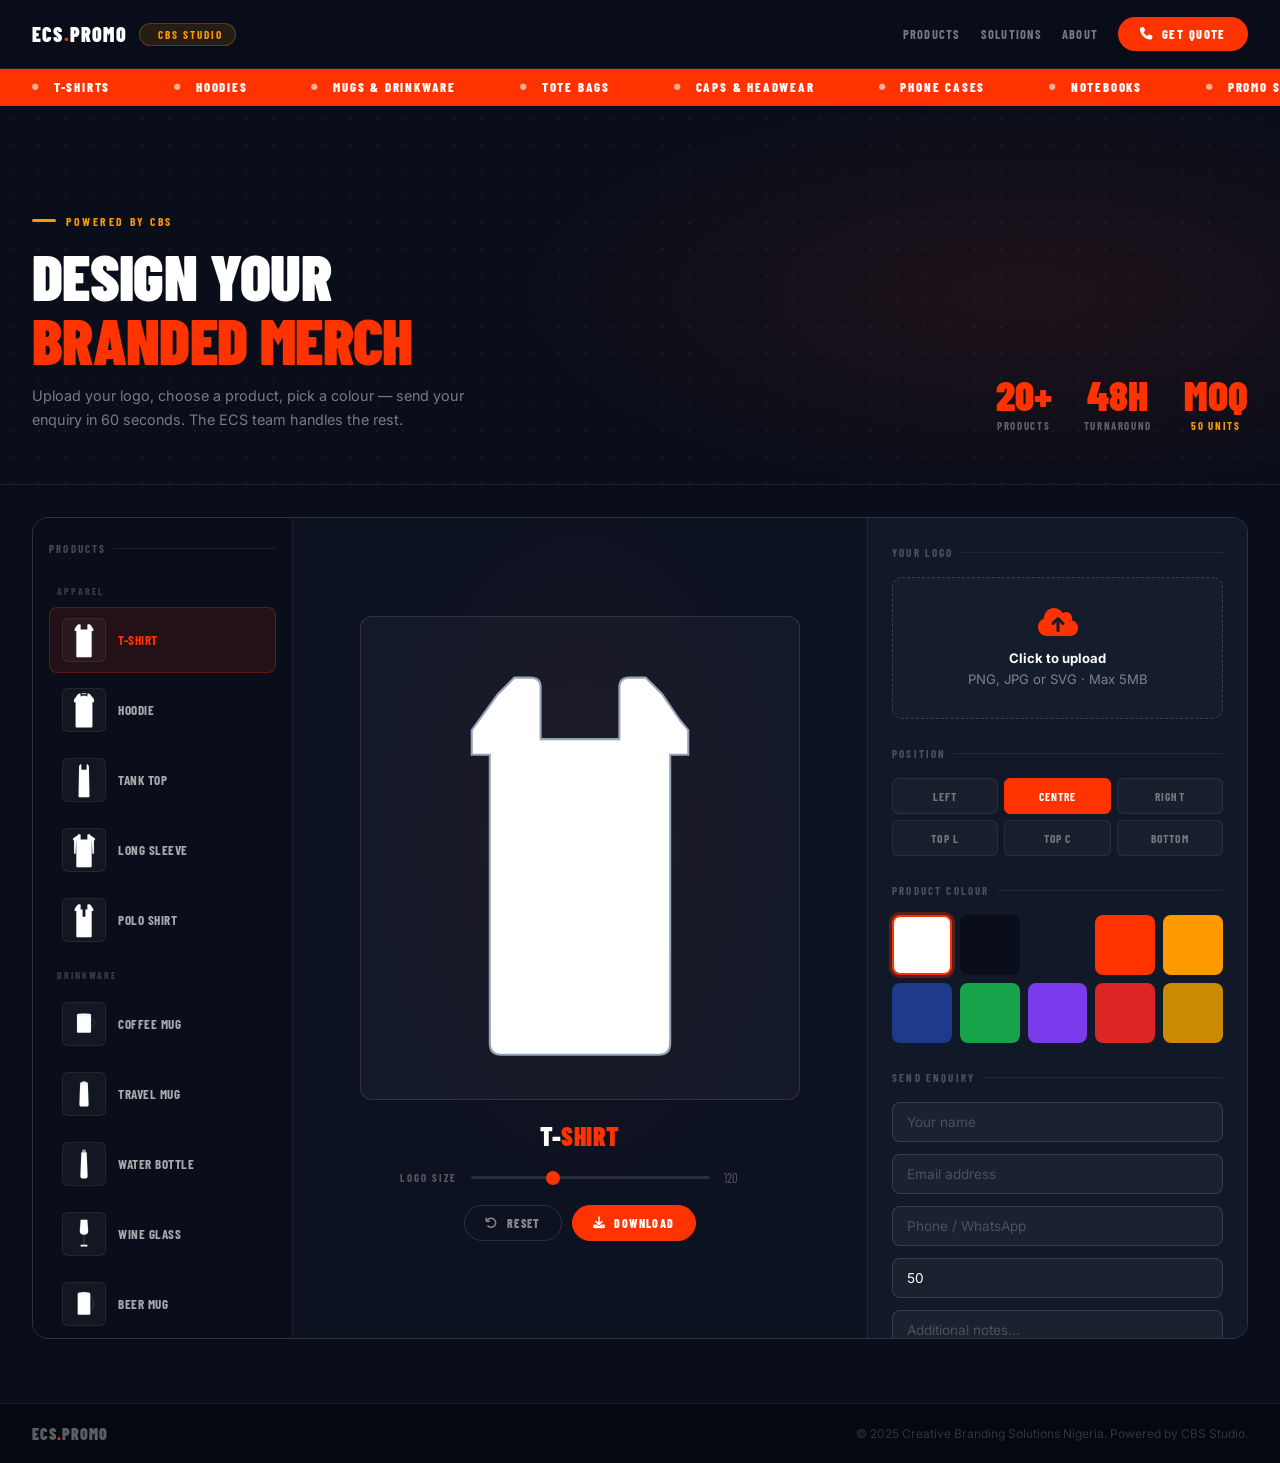
<file: studio.html>
<!DOCTYPE html>
<html lang="en">
<head>
  <meta charset="UTF-8" />
  <meta name="viewport" content="width=device-width, initial-scale=1.0" />
  <title>CBS— Custom Merchandise Mockup | ECS Promo</title>

  <link rel="preconnect" href="https://fonts.googleapis.com" />
  <link rel="preconnect" href="https://fonts.gstatic.com" crossorigin />
  <link href="https://fonts.googleapis.com/css2?family=Barlow+Condensed:ital,wght@0,400;0,600;0,700;0,800;0,900;1,700&family=Inter:wght@300;400;500;600&display=swap" rel="stylesheet" />
  <link rel="stylesheet" href="https://cdnjs.cloudflare.com/ajax/libs/font-awesome/6.5.0/css/all.min.css" />

  <style>
    /* ================================================================
       Analaize Studio — ECS Brand
       Deep Navy #0a0e1a  |  Flame Red #FF3300  |  Amber #FF9900
    ================================================================ */
    *, *::before, *::after { box-sizing: border-box; margin: 0; padding: 0; }

    :root {
      --ink:      #0a0e1a;
      --ink2:     #111827;
      --ink3:     #1a2236;
      --red:      #FF3300;
      --red-dk:   #cc2200;
      --red-glow: rgba(255,51,0,.22);
      --amber:    #FF9900;
      --amber-dk: #e68a00;
      --off:      #f4f6fb;
      --muted:    #9ca3af;
      --border:   rgba(255,255,255,0.07);
      --border-l: rgba(255,255,255,0.12);
      --font-h:   'Barlow Condensed', sans-serif;
      --font-b:   'Inter', sans-serif;
      --ease:     cubic-bezier(0.4, 0, 0.2, 1);
    }

    html { scroll-behavior: smooth; font-size: 16px; }
    body {
      font-family: var(--font-b);
      background: var(--ink);
      color: #fff;
      overflow-x: hidden;
      min-height: 100vh;
    }
    a { color: inherit; text-decoration: none; transition: all .2s var(--ease); }
    img { display: block; max-width: 100%; }

    /* ── NAVBAR ── */
    #navbar {
      position: fixed; top: 0; left: 0; right: 0; z-index: 999;
      background: rgba(10,14,26,.97);
      backdrop-filter: blur(16px);
      border-bottom: 1px solid var(--border);
    }
    .nav-inner {
      display: flex; align-items: center; justify-content: space-between;
      padding: 0 32px; height: 68px; max-width: 1400px; margin: 0 auto;
    }
    .nav-logo {
      font-family: var(--font-h); font-weight: 900; font-size: 1.25rem;
      letter-spacing: .06em; text-transform: uppercase; color: #fff;
    }
    .nav-logo span { color: var(--red); }
    .nav-badge {
      display: inline-flex; align-items: center; gap: 6px;
      font-family: var(--font-h); font-weight: 700; font-size: .7rem;
      letter-spacing: .18em; text-transform: uppercase;
      background: rgba(255,153,0,.12); color: var(--amber);
      border: 1px solid rgba(255,153,0,.25);
      padding: 4px 12px; border-radius: 100px; margin-left: 12px;
    }
    .nav-right {
      display: flex; align-items: center; gap: 20px;
      font-family: var(--font-h); font-size: .78rem; font-weight: 700;
      letter-spacing: .1em; text-transform: uppercase;
      color: rgba(255,255,255,.45);
    }
    .nav-right a:hover { color: #fff; }
    .nav-cta {
      display: inline-flex; align-items: center; gap: 8px;
      background: var(--red); color: #fff;
      font-family: var(--font-h); font-weight: 800; font-size: .78rem;
      letter-spacing: .12em; text-transform: uppercase;
      padding: 10px 22px; border-radius: 100px;
    }
    .nav-cta:hover { background: var(--red-dk); }

    /* ── MARQUEE ── */
    .marquee-wrap { background: var(--red); padding: 11px 0; overflow: hidden; }
    .marquee-track { display: flex; animation: marquee 28s linear infinite; white-space: nowrap; }
    .marquee-item {
      display: inline-flex; align-items: center; gap: 14px;
      font-family: var(--font-h); font-weight: 800; font-size: .8rem;
      letter-spacing: .14em; text-transform: uppercase; color: #fff; padding: 0 32px;
    }
    .marquee-item i { font-size: .4rem; opacity: .6; }
    @keyframes marquee { from{transform:translateX(0)} to{transform:translateX(-50%)} }

    /* ── PAGE HEADER ── */
    .page-header {
      padding: 100px 0 52px;
      position: relative; overflow: hidden;
      border-bottom: 1px solid var(--border);
    }
    .page-header::before {
      content: '';
      position: absolute; inset: 0;
      background: radial-gradient(ellipse 60% 80% at 80% 50%, rgba(255,51,0,.08) 0%, transparent 70%);
      pointer-events: none;
    }
    .dot-bg {
      position: absolute; inset: 0; pointer-events: none;
      background-image: radial-gradient(rgba(255,255,255,.05) 1px, transparent 1px);
      background-size: 26px 26px;
    }
    .header-inner {
      max-width: 1400px; margin: 0 auto; padding: 0 32px;
      position: relative; z-index: 2;
      display: flex; align-items: flex-end; justify-content: space-between; gap: 40px;
    }
    .header-eyebrow {
      display: inline-flex; align-items: center; gap: 10px;
      font-family: var(--font-h); font-weight: 700; font-size: .73rem;
      letter-spacing: .22em; text-transform: uppercase; color: var(--amber);
      margin-bottom: 16px;
    }
    .header-eyebrow::before { content: ''; width: 24px; height: 3px; background: var(--amber); border-radius: 2px; }
    .header-title {
      font-family: var(--font-h); font-weight: 900; font-size: clamp(2.8rem,5vw,5rem);
      text-transform: uppercase; letter-spacing: -.01em; line-height: 1;
      color: #fff; margin-bottom: 12px;
    }
    .header-title span { color: var(--red); }
    .header-sub {
      font-size: .9rem; color: rgba(255,255,255,.45); line-height: 1.7; max-width: 460px;
    }
    .header-stats {
      display: flex; gap: 32px; flex-shrink: 0;
    }
    .stat-block { text-align: center; }
    .stat-n {
      font-family: var(--font-h); font-weight: 900; font-size: 2.6rem;
      color: var(--red); line-height: 1;
    }
    .stat-l {
      font-family: var(--font-h); font-weight: 700; font-size: .68rem;
      letter-spacing: .15em; text-transform: uppercase;
      color: rgba(255,255,255,.35); margin-top: 4px;
    }

    /* ── STUDIO LAYOUT ── */
    .studio-wrap { max-width: 1400px; margin: 0 auto; padding: 32px 32px 64px; }

    .studio-grid {
      display: grid;
      grid-template-columns: 260px 1fr 380px;
      gap: 0;
      background: var(--ink2);
      border: 1px solid var(--border-l);
      border-radius: 16px;
      overflow: hidden;
      min-height: 820px;
    }

    /* ── PANEL SHARED ── */
    .panel-label {
      font-family: var(--font-h); font-weight: 700; font-size: .68rem;
      letter-spacing: .2em; text-transform: uppercase;
      color: rgba(255,255,255,.25); margin-bottom: 18px;
      display: flex; align-items: center; gap: 8px;
    }
    .panel-label::after { content: ''; flex: 1; height: 1px; background: var(--border); }

    /* ── LEFT: PRODUCT SELECTOR ── */
    .selector-panel {
      background: var(--ink);
      border-right: 1px solid var(--border);
      overflow-y: auto; max-height: 820px;
      padding: 24px 16px;
    }
    .selector-panel::-webkit-scrollbar { width: 4px; }
    .selector-panel::-webkit-scrollbar-track { background: transparent; }
    .selector-panel::-webkit-scrollbar-thumb { background: var(--border-l); border-radius: 4px; }

    .cat-label {
      font-family: var(--font-h); font-weight: 700; font-size: .62rem;
      letter-spacing: .2em; text-transform: uppercase;
      color: rgba(255,255,255,.2); padding: 12px 8px 6px;
    }
    .product-grid { display: flex; flex-direction: column; gap: 4px; }
    .product-item {
      display: flex; align-items: center; gap: 12px;
      padding: 10px 12px; border-radius: 8px;
      cursor: pointer; transition: all .2s var(--ease);
      border: 1px solid transparent;
    }
    .product-item:hover { background: rgba(255,255,255,.04); border-color: var(--border); }
    .product-item.active {
      background: rgba(255,51,0,.1);
      border-color: rgba(255,51,0,.3);
    }
    .product-thumb {
      width: 44px; height: 44px; border-radius: 6px;
      background: rgba(255,255,255,.04); border: 1px solid var(--border);
      display: flex; align-items: center; justify-content: center;
      flex-shrink: 0; overflow: hidden;
    }
    .product-thumb img { width: 36px; height: 36px; object-fit: contain; }
    .product-name-label {
      font-family: var(--font-h); font-weight: 700; font-size: .82rem;
      letter-spacing: .04em; text-transform: uppercase; color: rgba(255,255,255,.65);
    }
    .product-item.active .product-name-label { color: var(--red); }

    /* ── CENTER: CANVAS ── */
    .canvas-panel {
      background: #0d1220;
      display: flex; flex-direction: column;
      align-items: center; justify-content: center;
      padding: 40px 32px;
      position: relative;
    }
    .canvas-panel::before {
      content: ''; position: absolute; inset: 0; pointer-events: none;
      background: radial-gradient(ellipse 50% 60% at 50% 40%, rgba(255,51,0,.05), transparent 70%);
    }

    .canvas-box {
      position: relative;
      width: 100%; max-width: 440px;
      aspect-ratio: 1 / 1.1;
      background: rgba(255,255,255,.03);
      border: 1px solid var(--border-l);
      border-radius: 12px;
      display: flex; align-items: center; justify-content: center;
      overflow: hidden;
      z-index: 1;
    }
    .product-svg-img {
      width: 85%; height: 85%; object-fit: contain; pointer-events: none;
    }
    .logo-overlay {
      position: absolute;
      max-width: 120px; max-height: 120px;
      cursor: move; user-select: none;
      filter: drop-shadow(0 2px 8px rgba(0,0,0,.4));
    }
    .logo-overlay.dragging { opacity: .75; }

    .canvas-product-name {
      font-family: var(--font-h); font-weight: 900; font-size: 1.6rem;
      text-transform: uppercase; letter-spacing: .02em; color: #fff;
      margin-top: 20px; text-align: center;
    }
    .canvas-product-name span { color: var(--red); }

    .size-row {
      width: 100%; max-width: 360px; margin-top: 20px;
      display: flex; align-items: center; gap: 14px;
    }
    .size-row label {
      font-family: var(--font-h); font-weight: 700; font-size: .68rem;
      letter-spacing: .18em; text-transform: uppercase;
      color: rgba(255,255,255,.3); white-space: nowrap;
    }
    input[type=range] {
      flex: 1; height: 3px; appearance: none;
      background: var(--border-l); border-radius: 2px; cursor: pointer;
    }
    input[type=range]::-webkit-slider-thumb {
      appearance: none; width: 14px; height: 14px;
      background: var(--red); border-radius: 50%;
    }

    .canvas-actions {
      display: flex; gap: 10px; margin-top: 20px;
    }
    .act-btn {
      display: inline-flex; align-items: center; gap: 8px;
      font-family: var(--font-h); font-weight: 800; font-size: .75rem;
      letter-spacing: .12em; text-transform: uppercase;
      padding: 10px 20px; border-radius: 100px; border: none; cursor: pointer;
      transition: all .2s var(--ease);
    }
    .act-btn-outline {
      background: transparent;
      color: rgba(255,255,255,.5);
      border: 1px solid var(--border-l);
    }
    .act-btn-outline:hover { border-color: rgba(255,255,255,.35); color: #fff; }
    .act-btn-red {
      background: var(--red); color: #fff; border: 1px solid var(--red);
    }
    .act-btn-red:hover { background: var(--red-dk); box-shadow: 0 8px 24px var(--red-glow); }

    /* ── RIGHT: CONTROLS ── */
    .controls-panel {
      background: var(--ink2);
      border-left: 1px solid var(--border);
      padding: 28px 24px;
      overflow-y: auto; max-height: 820px;
      display: flex; flex-direction: column; gap: 28px;
    }
    .controls-panel::-webkit-scrollbar { width: 4px; }
    .controls-panel::-webkit-scrollbar-thumb { background: var(--border); border-radius: 4px; }

    /* Upload Zone */
    .upload-zone {
      border: 1.5px dashed rgba(255,255,255,.15);
      border-radius: 10px; padding: 28px 20px;
      text-align: center; cursor: pointer;
      transition: all .25s var(--ease);
      background: rgba(255,255,255,.02);
    }
    .upload-zone:hover {
      border-color: var(--red);
      background: rgba(255,51,0,.05);
    }
    .upload-zone i {
      font-size: 2rem; color: var(--red); margin-bottom: 10px; display: block;
    }
    .upload-zone p { font-size: .82rem; color: rgba(255,255,255,.45); line-height: 1.6; }
    .upload-zone strong { color: #fff; }
    .upload-zone input { display: none; }

    .logo-preview-box {
      display: none; margin-top: 12px;
      border: 1px solid var(--border-l); border-radius: 8px;
      background: rgba(255,255,255,.03); padding: 10px;
      text-align: center;
    }
    .logo-preview-box img {
      max-height: 80px; max-width: 100%; object-fit: contain; margin: 0 auto;
    }

    /* Position grid */
    .pos-grid {
      display: grid; grid-template-columns: repeat(3, 1fr); gap: 6px;
    }
    .pos-btn {
      padding: 10px 8px;
      background: rgba(255,255,255,.03);
      border: 1px solid var(--border);
      border-radius: 6px; cursor: pointer;
      font-family: var(--font-h); font-weight: 700; font-size: .72rem;
      letter-spacing: .1em; text-transform: uppercase;
      color: rgba(255,255,255,.4);
      transition: all .2s var(--ease); text-align: center;
    }
    .pos-btn:hover { border-color: rgba(255,255,255,.25); color: #fff; }
    .pos-btn.active { background: var(--red); border-color: var(--red); color: #fff; }

    /* Color swatches */
    .color-grid {
      display: grid; grid-template-columns: repeat(5, 1fr); gap: 8px;
    }
    .color-swatch {
      aspect-ratio: 1; border-radius: 8px;
      border: 2px solid transparent;
      cursor: pointer; transition: all .2s var(--ease);
      position: relative;
    }
    .color-swatch:hover { transform: scale(1.1); }
    .color-swatch.active {
      border-color: var(--red);
      box-shadow: 0 0 0 3px rgba(255,51,0,.3);
    }
    .color-swatch::after {
      content: attr(title);
      position: absolute; bottom: calc(100% + 6px); left: 50%;
      transform: translateX(-50%);
      background: var(--ink); color: rgba(255,255,255,.7);
      font-size: .6rem; font-family: var(--font-h); font-weight: 700;
      letter-spacing: .1em; text-transform: uppercase;
      padding: 3px 8px; border-radius: 4px; white-space: nowrap;
      opacity: 0; pointer-events: none; transition: opacity .15s;
    }
    .color-swatch:hover::after { opacity: 1; }

    /* Form */
    .form-field { margin-bottom: 12px; }
    .form-field input,
    .form-field textarea {
      width: 100%; background: rgba(255,255,255,.04);
      border: 1px solid var(--border-l); border-radius: 8px;
      color: #fff; font-family: var(--font-b); font-size: .85rem;
      padding: 11px 14px; outline: none;
      transition: border-color .2s var(--ease);
    }
    .form-field input::placeholder,
    .form-field textarea::placeholder { color: rgba(255,255,255,.22); }
    .form-field input:focus,
    .form-field textarea:focus { border-color: var(--red); }
    .form-field textarea { resize: vertical; min-height: 72px; }

    .submit-btn {
      width: 100%; padding: 14px; border: none; border-radius: 8px;
      background: var(--red); color: #fff; cursor: pointer;
      font-family: var(--font-h); font-weight: 800; font-size: .85rem;
      letter-spacing: .14em; text-transform: uppercase;
      transition: all .2s var(--ease);
      display: flex; align-items: center; justify-content: center; gap: 8px;
    }
    .submit-btn:hover { background: var(--red-dk); box-shadow: 0 8px 28px var(--red-glow); transform: translateY(-1px); }

    .clear-btn {
      width: 100%; padding: 11px; border: 1px solid var(--border-l);
      border-radius: 8px; background: transparent; color: rgba(255,255,255,.35);
      cursor: pointer; font-family: var(--font-h); font-weight: 700; font-size: .78rem;
      letter-spacing: .12em; text-transform: uppercase; margin-top: 8px;
      transition: all .2s; display: flex; align-items: center; justify-content: center; gap: 8px;
    }
    .clear-btn:hover { color: #fff; border-color: rgba(255,255,255,.3); }

    /* ── SUCCESS MODAL ── */
    .modal-backdrop {
      display: none; position: fixed; inset: 0; z-index: 2000;
      background: rgba(0,0,0,.75); backdrop-filter: blur(6px);
      align-items: center; justify-content: center;
    }
    .modal-backdrop.open { display: flex; }
    .modal-card {
      background: var(--ink2);
      border: 1px solid var(--border-l);
      border-radius: 16px; padding: 40px 36px;
      max-width: 460px; width: 90%;
      text-align: center; position: relative;
    }
    .modal-close {
      position: absolute; top: 16px; right: 16px;
      background: none; border: none; color: rgba(255,255,255,.4);
      font-size: 1.1rem; cursor: pointer;
    }
    .modal-close:hover { color: #fff; }
    .modal-icon {
      width: 56px; height: 56px; border-radius: 50%;
      background: rgba(255,51,0,.12); border: 1px solid rgba(255,51,0,.3);
      display: flex; align-items: center; justify-content: center;
      margin: 0 auto 20px; color: var(--red); font-size: 1.4rem;
    }
    .modal-title {
      font-family: var(--font-h); font-weight: 900; font-size: 1.8rem;
      text-transform: uppercase; letter-spacing: .02em; color: #fff;
      margin-bottom: 8px;
    }
    .modal-desc { font-size: .85rem; color: rgba(255,255,255,.45); line-height: 1.7; margin-bottom: 20px; }
    .modal-preview {
      border: 1px solid var(--border-l); border-radius: 8px;
      background: rgba(255,255,255,.03); padding: 12px;
      margin-bottom: 20px;
    }
    .modal-preview img { max-height: 160px; max-width: 100%; object-fit: contain; margin: 0 auto; }
    .modal-summary {
      background: rgba(255,255,255,.04);
      border-radius: 8px; padding: 14px 16px;
      font-size: .8rem; color: rgba(255,255,255,.5); text-align: left; line-height: 1.8;
    }
    .modal-summary strong { color: rgba(255,255,255,.8); }
    .modal-dismiss {
      display: block; width: 100%; margin-top: 20px;
      padding: 13px; border: none; border-radius: 8px;
      background: var(--red); color: #fff; cursor: pointer;
      font-family: var(--font-h); font-weight: 800; font-size: .82rem;
      letter-spacing: .14em; text-transform: uppercase;
      transition: background .2s;
    }
    .modal-dismiss:hover { background: var(--red-dk); }

    /* ── FOOTER ── */
    .studio-footer {
      border-top: 1px solid var(--border);
      padding: 20px 32px;
      display: flex; align-items: center; justify-content: space-between; gap: 16px; flex-wrap: wrap;
    }
    .footer-brand {
      font-family: var(--font-h); font-weight: 900; font-size: 1rem;
      text-transform: uppercase; letter-spacing: .06em; color: rgba(255,255,255,.35);
    }
    .footer-brand span { color: var(--red); }
    .footer-note { font-size: .75rem; color: rgba(255,255,255,.18); }

    /* ── RESPONSIVE ── */
    @media(max-width:1100px) {
      .studio-grid { grid-template-columns: 1fr; min-height: unset; }
      .selector-panel { max-height: unset; }
      .product-grid { flex-direction: row; flex-wrap: wrap; }
      .product-item { width: calc(50% - 2px); }
      .controls-panel { max-height: unset; }
      .header-stats { display: none; }
    }
    @media(max-width:600px) {
      .studio-wrap { padding: 16px 16px 48px; }
      .canvas-panel { padding: 28px 16px; }
      .nav-right { display: none; }
    }
  </style>
</head>
<body>

<!-- NAVBAR -->
<nav id="navbar">
  <div class="nav-inner">
    <div style="display:flex;align-items:center;">
      <div class="nav-logo">ECS<span>.</span>PROMO</div>
      <div class="nav-badge"><i class="fas fa-sparkles" style="font-size:.6rem;"></i> CBS Studio</div>
    </div>
    <div class="nav-right">
      <a href="#">Products</a>
      <a href="#">Solutions</a>
      <a href="#">About</a>
      <a href="#" class="nav-cta"><i class="fas fa-phone"></i> Get Quote</a>
    </div>
  </div>
</nav>

<!-- MARQUEE -->
<div class="marquee-wrap" style="margin-top:68px;">
  <div class="marquee-track">
    <div class="marquee-item"><i class="fas fa-circle"></i> T-SHIRTS</div>
    <div class="marquee-item"><i class="fas fa-circle"></i> HOODIES</div>
    <div class="marquee-item"><i class="fas fa-circle"></i> MUGS &amp; DRINKWARE</div>
    <div class="marquee-item"><i class="fas fa-circle"></i> TOTE BAGS</div>
    <div class="marquee-item"><i class="fas fa-circle"></i> CAPS &amp; HEADWEAR</div>
    <div class="marquee-item"><i class="fas fa-circle"></i> PHONE CASES</div>
    <div class="marquee-item"><i class="fas fa-circle"></i> NOTEBOOKS</div>
    <div class="marquee-item"><i class="fas fa-circle"></i> PROMO STICKERS</div>
    <div class="marquee-item"><i class="fas fa-circle"></i> T-SHIRTS</div>
    <div class="marquee-item"><i class="fas fa-circle"></i> HOODIES</div>
    <div class="marquee-item"><i class="fas fa-circle"></i> MUGS &amp; DRINKWARE</div>
    <div class="marquee-item"><i class="fas fa-circle"></i> TOTE BAGS</div>
    <div class="marquee-item"><i class="fas fa-circle"></i> CAPS &amp; HEADWEAR</div>
    <div class="marquee-item"><i class="fas fa-circle"></i> PHONE CASES</div>
    <div class="marquee-item"><i class="fas fa-circle"></i> NOTEBOOKS</div>
    <div class="marquee-item"><i class="fas fa-circle"></i> PROMO STICKERS</div>
  </div>
</div>

<!-- PAGE HEADER -->
<section class="page-header">
  <div class="dot-bg"></div>
  <div class="header-inner">
    <div>
      <div class="header-eyebrow">Powered by CBS</div>
      <h1 class="header-title">Design Your<br><span>Branded Merch</span></h1>
      <p class="header-sub">Upload your logo, choose a product, pick a colour — send your enquiry in 60 seconds. The ECS team handles the rest.</p>
    </div>
    <div class="header-stats">
      <div class="stat-block">
        <div class="stat-n">20+</div>
        <div class="stat-l">Products</div>
      </div>
      <div class="stat-block">
        <div class="stat-n">48H</div>
        <div class="stat-l">Turnaround</div>
      </div>
      <div class="stat-block">
        <div class="stat-n">MOQ</div>
        <div class="stat-l" style="color:var(--amber)">50 units</div>
      </div>
    </div>
  </div>
</section>

<!-- STUDIO -->
<div class="studio-wrap">
  <div class="studio-grid">

    <!-- LEFT: PRODUCT SELECTOR -->
    <div class="selector-panel">
      <div class="panel-label">Products</div>
      <div id="productList" class="product-grid"></div>
    </div>

    <!-- CENTRE: CANVAS -->
    <div class="canvas-panel">
      <div class="canvas-box" id="productCanvas">
        <img id="mockupImg" class="product-svg-img" alt="Product preview" />
        <img id="logoOverlay" class="logo-overlay" style="display:none;" draggable="false" />
      </div>
      <div class="canvas-product-name" id="productLabel">T-<span>Shirt</span></div>

      <div class="size-row">
        <label>Logo Size</label>
        <input type="range" id="logoSize" min="50" max="260" value="120" oninput="updateLogoSize(this.value)" />
        <span id="sizeVal" style="font-family:var(--font-h);font-size:.78rem;color:rgba(255,255,255,.3);width:36px;">120</span>
      </div>

      <div class="canvas-actions">
        <button class="act-btn act-btn-outline" onclick="resetLogo()">
          <i class="fas fa-undo"></i> Reset
        </button>
        <button class="act-btn act-btn-red" onclick="downloadMockup()">
          <i class="fas fa-download"></i> Download
        </button>
      </div>
    </div>

    <!-- RIGHT: CONTROLS -->
    <div class="controls-panel">

      <!-- Upload -->
      <div>
        <div class="panel-label">Your Logo</div>
        <div class="upload-zone" onclick="document.getElementById('logoUpload').click()">
          <i class="fas fa-cloud-arrow-up"></i>
          <p><strong>Click to upload</strong><br>PNG, JPG or SVG · Max 5MB</p>
          <input type="file" id="logoUpload" accept="image/*" />
        </div>
        <div class="logo-preview-box" id="logoPreviewBox">
          <img id="logoPreviewImg" alt="Logo preview" />
        </div>
      </div>

      <!-- Position -->
      <div>
        <div class="panel-label">Position</div>
        <div class="pos-grid">
          <button class="pos-btn" onclick="setPosition('left-chest',this)">Left</button>
          <button class="pos-btn active" onclick="setPosition('center',this)">Centre</button>
          <button class="pos-btn" onclick="setPosition('right-chest',this)">Right</button>
          <button class="pos-btn" onclick="setPosition('top-left',this)">Top L</button>
          <button class="pos-btn" onclick="setPosition('top-center',this)">Top C</button>
          <button class="pos-btn" onclick="setPosition('bottom',this)">Bottom</button>
        </div>
      </div>

      <!-- Colour -->
      <div>
        <div class="panel-label">Product Colour</div>
        <div class="color-grid" id="colorGrid">
          <div class="color-swatch active" style="background:#ffffff;" title="White" onclick="changeColor('#ffffff',this)"></div>
          <div class="color-swatch" style="background:#0a0e1a;" title="Navy" onclick="changeColor('#0a0e1a',this)"></div>
          <div class="color-swatch" style="background:#111827;" title="Charcoal" onclick="changeColor('#111827',this)"></div>
          <div class="color-swatch" style="background:#FF3300;" title="Flame Red" onclick="changeColor('#FF3300',this)"></div>
          <div class="color-swatch" style="background:#FF9900;" title="Amber" onclick="changeColor('#FF9900',this)"></div>
          <div class="color-swatch" style="background:#1e3a8a;" title="Blue" onclick="changeColor('#1e3a8a',this)"></div>
          <div class="color-swatch" style="background:#16a34a;" title="Green" onclick="changeColor('#16a34a',this)"></div>
          <div class="color-swatch" style="background:#7c3aed;" title="Purple" onclick="changeColor('#7c3aed',this)"></div>
          <div class="color-swatch" style="background:#dc2626;" title="Crimson" onclick="changeColor('#dc2626',this)"></div>
          <div class="color-swatch" style="background:#ca8a04;" title="Gold" onclick="changeColor('#ca8a04',this)"></div>
        </div>
      </div>

      <!-- Enquiry Form -->
      <div>
        <div class="panel-label">Send Enquiry</div>
        <form id="enquiryForm" onsubmit="submitEnquiry(event)">
          <div class="form-field"><input type="text" id="fName" placeholder="Your name" required /></div>
          <div class="form-field"><input type="email" id="fEmail" placeholder="Email address" required /></div>
          <div class="form-field"><input type="tel" id="fPhone" placeholder="Phone / WhatsApp" /></div>
          <div class="form-field"><input type="number" id="fQty" placeholder="Quantity" min="1" value="50" /></div>
          <div class="form-field"><textarea id="fNotes" placeholder="Additional notes…"></textarea></div>
          <button type="submit" class="submit-btn"><i class="fas fa-paper-plane"></i> Send Enquiry</button>
          <button type="button" class="clear-btn" onclick="document.getElementById('enquiryForm').reset()"><i class="fas fa-xmark"></i> Clear Form</button>
        </form>
      </div>

    </div>
  </div>
</div>

<!-- FOOTER -->
<footer style="background:#050810;">
  <div class="studio-footer">
    <div class="footer-brand">ECS<span>.</span>PROMO</div>
    <div class="footer-note">© 2025 Creative Branding Solutions Nigeria. Powered by CBS Studio.</div>
  </div>
</footer>

<!-- SUCCESS MODAL -->
<div class="modal-backdrop" id="successModal">
  <div class="modal-card">
    <button class="modal-close" onclick="closeModal()"><i class="fas fa-xmark"></i></button>
    <div class="modal-icon"><i class="fas fa-check"></i></div>
    <div class="modal-title">Enquiry Sent!</div>
    <div class="modal-desc">Our sales team at ECS Promo will get back to you shortly with a personalised quote.</div>
    <div class="modal-preview"><img id="modalMockupImg" /></div>
    <div class="modal-summary" id="enquirySummary"></div>
    <button class="modal-dismiss" onclick="closeModal()">Done</button>
  </div>
</div>

<script>
/* ================================================================
   PRODUCT DATABASE
================================================================ */
const products = [
  { id:'tshirt',    name:'T-Shirt',       cat:'Apparel' },
  { id:'hoodie',    name:'Hoodie',         cat:'Apparel' },
  { id:'tank',      name:'Tank Top',       cat:'Apparel' },
  { id:'longsleeve',name:'Long Sleeve',    cat:'Apparel' },
  { id:'polo',      name:'Polo Shirt',     cat:'Apparel' },
  { id:'mug',       name:'Coffee Mug',     cat:'Drinkware' },
  { id:'travelmug', name:'Travel Mug',     cat:'Drinkware' },
  { id:'bottle',    name:'Water Bottle',   cat:'Drinkware' },
  { id:'wineglass', name:'Wine Glass',     cat:'Drinkware' },
  { id:'beermug',   name:'Beer Mug',       cat:'Drinkware' },
  { id:'tote',      name:'Tote Bag',       cat:'Bags' },
  { id:'backpack',  name:'Backpack',       cat:'Bags' },
  { id:'cap',       name:'Cap',            cat:'Accessories' },
  { id:'beanie',    name:'Beanie',         cat:'Accessories' },
  { id:'phonecase', name:'Phone Case',     cat:'Tech' },
  { id:'laptop',    name:'Laptop Sleeve',  cat:'Tech' },
  { id:'mousepad',  name:'Mouse Pad',      cat:'Tech' },
  { id:'notebook',  name:'Notebook',       cat:'Stationery' },
  { id:'sticker',   name:'Sticker',        cat:'Stationery' },
  { id:'poster',    name:'Poster',         cat:'Print' },
];

/* ================================================================
   SVG GENERATORS
================================================================ */
function svgOf(name, color='#ffffff') {
  const c = color;
  const s = '#94a3b8';
  const sw = 'stroke-width="2.5"';
  const map = {
    'T-Shirt': `<svg xmlns='http://www.w3.org/2000/svg' viewBox='0 0 400 500'><path d='M100 50 L120 30 L140 30 Q152 30 152 42 L152 105 L248 105 L248 42 Q248 30 260 30 L280 30 L300 50 L322 82 L332 94 L332 124 L310 124 L310 476 Q310 490 296 490 L104 490 Q90 490 90 476 L90 124 L68 124 L68 94 Z' fill='${c}' stroke='${s}' ${sw}/></svg>`,
    'Hoodie': `<svg xmlns='http://www.w3.org/2000/svg' viewBox='0 0 400 500'><path d='M90 62 L112 32 L132 22 Q152 22 152 42 L152 62 L172 52 L228 52 L248 62 L248 42 Q248 22 268 22 L288 32 L310 62 L332 82 L342 104 L342 144 L320 144 L320 476 Q320 494 304 494 L96 494 Q80 494 80 476 L80 144 L58 144 L58 104 Z M152 22 Q200 16 248 22 Q200 42 152 22' fill='${c}' stroke='${s}' ${sw}/></svg>`,
    'Tank Top': `<svg xmlns='http://www.w3.org/2000/svg' viewBox='0 0 400 500'><path d='M130 55 L148 32 Q158 28 162 40 L162 108 L238 108 L238 40 Q242 28 252 32 L270 55 L278 476 Q278 490 264 490 L136 490 Q122 490 122 476 Z' fill='${c}' stroke='${s}' ${sw}/></svg>`,
    'Long Sleeve': `<svg xmlns='http://www.w3.org/2000/svg' viewBox='0 0 400 500'><path d='M52 82 L102 52 L120 32 L140 32 Q152 32 152 44 L152 104 L248 104 L248 44 Q248 32 260 32 L280 32 L298 52 L348 82 L360 102 L342 122 L342 302 L320 302 L310 122 L310 476 Q310 490 296 490 L104 490 Q90 490 90 476 L90 122 L80 302 L58 302 L58 122 L40 102 Z' fill='${c}' stroke='${s}' ${sw}/></svg>`,
    'Polo Shirt': `<svg xmlns='http://www.w3.org/2000/svg' viewBox='0 0 400 500'><path d='M100 50 L120 30 L140 30 Q152 30 152 42 L152 104 L180 104 L180 204 L220 204 L220 104 L248 104 L248 42 Q248 30 260 30 L280 30 L300 50 L322 82 L332 94 L332 124 L310 124 L310 476 Q310 490 296 490 L104 490 Q90 490 90 476 L90 124 L68 124 L68 94 Z' fill='${c}' stroke='${s}' ${sw}/></svg>`,
    'Coffee Mug': `<svg xmlns='http://www.w3.org/2000/svg' viewBox='0 0 400 500'><rect x='100' y='120' width='200' height='250' rx='12' fill='${c}' stroke='${s}' ${sw}/><path d='M300 180 Q354 180 354 232 Q354 284 300 284' fill='none' stroke='${s}' stroke-width='3'/><ellipse cx='200' cy='120' rx='100' ry='16' fill='${c}' stroke='${s}' ${sw}/></svg>`,
    'Travel Mug': `<svg xmlns='http://www.w3.org/2000/svg' viewBox='0 0 400 500'><path d='M145 100 L134 396 Q132 420 152 422 L248 422 Q268 422 266 396 L255 100 Z' fill='${c}' stroke='${s}' ${sw}/><ellipse cx='200' cy='100' rx='55' ry='18' fill='${c}' stroke='${s}' ${sw}/><rect x='174' y='68' width='52' height='18' rx='6' fill='${s}'/></svg>`,
    'Water Bottle': `<svg xmlns='http://www.w3.org/2000/svg' viewBox='0 0 400 500'><rect x='175' y='50' width='50' height='38' fill='${s}'/><path d='M162 88 L148 418 Q146 452 178 452 L222 452 Q254 452 252 418 L238 88 Z' fill='${c}' stroke='${s}' ${sw}/></svg>`,
    'Wine Glass': `<svg xmlns='http://www.w3.org/2000/svg' viewBox='0 0 400 500'><path d='M152 52 L140 204 Q138 256 200 262 L200 400 L152 400 L152 422 L248 422 L248 400 L200 400 L200 262 Q262 256 260 204 L248 52 Z' fill='${c}' stroke='${s}' ${sw}/></svg>`,
    'Beer Mug': `<svg xmlns='http://www.w3.org/2000/svg' viewBox='0 0 400 500'><rect x='110' y='102' width='180' height='298' rx='16' fill='${c}' stroke='${s}' ${sw}/><path d='M290 152 Q334 152 334 202 L334 280 Q334 330 290 330' fill='none' stroke='${s}' stroke-width='3'/><ellipse cx='200' cy='102' rx='90' ry='18' fill='${c}' stroke='${s}' ${sw}/></svg>`,
    'Tote Bag': `<svg xmlns='http://www.w3.org/2000/svg' viewBox='0 0 400 500'><rect x='100' y='150' width='200' height='298' rx='6' fill='${c}' stroke='${s}' ${sw}/><path d='M142 150 Q140 80 200 80 Q260 80 258 150' fill='none' stroke='${s}' stroke-width='3'/></svg>`,
    'Backpack': `<svg xmlns='http://www.w3.org/2000/svg' viewBox='0 0 400 500'><rect x='120' y='100' width='160' height='320' rx='22' fill='${c}' stroke='${s}' ${sw}/><path d='M162 100 Q160 50 200 50 Q240 50 238 100' fill='none' stroke='${s}' stroke-width='3'/><rect x='162' y='202' width='76' height='76' rx='6' fill='${s}' opacity='0.2'/></svg>`,
    'Cap': `<svg xmlns='http://www.w3.org/2000/svg' viewBox='0 0 400 500'><ellipse cx='200' cy='222' rx='122' ry='32' fill='${c}' stroke='${s}' ${sw}/><path d='M100 222 Q98 120 200 120 Q302 120 300 222' fill='${c}' stroke='${s}' ${sw}/><ellipse cx='200' cy='132' rx='78' ry='18' fill='${s}' opacity='0.25'/></svg>`,
    'Beanie': `<svg xmlns='http://www.w3.org/2000/svg' viewBox='0 0 400 500'><path d='M122 252 Q120 150 200 148 Q280 148 278 252 L278 302 Q278 322 258 322 L142 322 Q122 322 122 302 Z' fill='${c}' stroke='${s}' ${sw}/><circle cx='200' cy='138' r='12' fill='${s}'/></svg>`,
    'Phone Case': `<svg xmlns='http://www.w3.org/2000/svg' viewBox='0 0 400 500'><rect x='138' y='78' width='124' height='244' rx='18' fill='${c}' stroke='${s}' ${sw}/><rect x='150' y='92' width='100' height='180' rx='6' fill='${s}' opacity='0.12'/><circle cx='200' cy='296' r='13' fill='${s}' opacity='0.3'/></svg>`,
    'Laptop Sleeve': `<svg xmlns='http://www.w3.org/2000/svg' viewBox='0 0 400 500'><rect x='78' y='152' width='244' height='182' rx='12' fill='${c}' stroke='${s}' ${sw}/><line x1='78' y1='243' x2='322' y2='243' stroke='${s}' stroke-width='1.5' stroke-dasharray='5,4'/></svg>`,
    'Mouse Pad': `<svg xmlns='http://www.w3.org/2000/svg' viewBox='0 0 400 500'><rect x='88' y='182' width='224' height='162' rx='22' fill='${c}' stroke='${s}' ${sw}/></svg>`,
    'Notebook': `<svg xmlns='http://www.w3.org/2000/svg' viewBox='0 0 400 500'><rect x='110' y='98' width='180' height='282' rx='6' fill='${c}' stroke='${s}' ${sw}/><line x1='140' y1='98' x2='140' y2='380' stroke='${s}' stroke-width='2' stroke-dasharray='4,4'/></svg>`,
    'Sticker': `<svg xmlns='http://www.w3.org/2000/svg' viewBox='0 0 400 500'><circle cx='200' cy='252' r='102' fill='${c}' stroke='${s}' ${sw}/></svg>`,
    'Poster': `<svg xmlns='http://www.w3.org/2000/svg' viewBox='0 0 400 500'><rect x='98' y='52' width='204' height='396' rx='6' fill='${c}' stroke='${s}' ${sw}/></svg>`,
  };
  return map[name] || map['T-Shirt'];
}

/* ================================================================
   STATE
================================================================ */
let current = products[0];
let logoSrc = null;
let pos = 'center';
let color = '#ffffff';
let isDragging = false, offX = 0, offY = 0;

/* ================================================================
   BUILD PRODUCT LIST
================================================================ */
function buildList() {
  const list = document.getElementById('productList');
  const cats = [...new Set(products.map(p => p.cat))];
  cats.forEach(cat => {
    const label = document.createElement('div');
    label.className = 'cat-label'; label.textContent = cat;
    list.appendChild(label);
    products.filter(p => p.cat === cat).forEach((p, gi) => {
      const item = document.createElement('div');
      item.className = 'product-item' + (p.id === products[0].id ? ' active' : '');
      item.dataset.id = p.id;
      const svg = svgOf(p.name, '#ffffff');
      item.innerHTML = `
        <div class="product-thumb"><img src="data:image/svg+xml,${encodeURIComponent(svg)}" alt="${p.name}" /></div>
        <div class="product-name-label">${p.name}</div>
      `;
      item.addEventListener('click', () => selectProduct(p, item));
      list.appendChild(item);
    });
  });
}

function selectProduct(p, el) {
  current = p;
  document.querySelectorAll('.product-item').forEach(i => i.classList.remove('active'));
  el.classList.add('active');
  updateMockup();
  const name = p.name.split(' ');
  document.getElementById('productLabel').innerHTML = name.length > 1
    ? name.slice(0,-1).join(' ') + ' <span>' + name.slice(-1) + '</span>'
    : '<span>' + p.name + '</span>';
  if (logoSrc) setPosition(pos);
}

/* ================================================================
   MOCKUP RENDERING
================================================================ */
function updateMockup() {
  const svg = svgOf(current.name, color);
  document.getElementById('mockupImg').src = 'data:image/svg+xml,' + encodeURIComponent(svg);
}

/* ================================================================
   LOGO UPLOAD
================================================================ */
document.getElementById('logoUpload').addEventListener('change', function(e) {
  const file = e.target.files[0];
  if (!file) return;
  if (file.size > 5 * 1024 * 1024) { alert('File too large — max 5MB'); return; }
  const reader = new FileReader();
  reader.onload = ev => {
    logoSrc = ev.target.result;
    document.getElementById('logoPreviewImg').src = logoSrc;
    document.getElementById('logoPreviewBox').style.display = 'block';
    const ov = document.getElementById('logoOverlay');
    ov.src = logoSrc;
    ov.style.display = 'block';
    setPosition(pos);
  };
  reader.readAsDataURL(file);
});

/* ================================================================
   POSITION
================================================================ */
function setPosition(p, btnEl) {
  pos = p;
  if (btnEl) {
    document.querySelectorAll('.pos-btn').forEach(b => b.classList.remove('active'));
    btnEl.classList.add('active');
  }
  const ov = document.getElementById('logoOverlay');
  const positions = {
    'left-chest':  { l:'30%', t:'30%' },
    'center':      { l:'50%', t:'45%' },
    'right-chest': { l:'70%', t:'30%' },
    'top-left':    { l:'28%', t:'20%' },
    'top-center':  { l:'50%', t:'20%' },
    'bottom':      { l:'50%', t:'75%' },
  };
  const coord = positions[p] || positions['center'];
  ov.style.left = coord.l;
  ov.style.top = coord.t;
  ov.style.transform = 'translate(-50%,-50%)';
}

/* ================================================================
   DRAG
================================================================ */
const ov = document.getElementById('logoOverlay');
ov.addEventListener('mousedown', e => {
  isDragging = true;
  ov.classList.add('dragging');
  const r = ov.getBoundingClientRect();
  offX = e.clientX - r.left - r.width / 2;
  offY = e.clientY - r.top - r.height / 2;
  e.preventDefault();
});
document.addEventListener('mousemove', e => {
  if (!isDragging) return;
  const cvs = document.getElementById('productCanvas').getBoundingClientRect();
  let x = e.clientX - cvs.left - offX;
  let y = e.clientY - cvs.top - offY;
  x = Math.max(0, Math.min(x, cvs.width));
  y = Math.max(0, Math.min(y, cvs.height));
  ov.style.left = x + 'px';
  ov.style.top = y + 'px';
  ov.style.transform = 'translate(-50%,-50%)';
});
document.addEventListener('mouseup', () => {
  isDragging = false;
  ov.classList.remove('dragging');
});
// Touch support
ov.addEventListener('touchstart', e => {
  isDragging = true;
  const t = e.touches[0];
  const r = ov.getBoundingClientRect();
  offX = t.clientX - r.left - r.width / 2;
  offY = t.clientY - r.top - r.height / 2;
  e.preventDefault();
}, { passive: false });
document.addEventListener('touchmove', e => {
  if (!isDragging) return;
  const t = e.touches[0];
  const cvs = document.getElementById('productCanvas').getBoundingClientRect();
  let x = t.clientX - cvs.left - offX;
  let y = t.clientY - cvs.top - offY;
  ov.style.left = Math.max(0, Math.min(x, cvs.width)) + 'px';
  ov.style.top = Math.max(0, Math.min(y, cvs.height)) + 'px';
  ov.style.transform = 'translate(-50%,-50%)';
  e.preventDefault();
}, { passive: false });
document.addEventListener('touchend', () => { isDragging = false; });

/* ================================================================
   SIZE
================================================================ */
function updateLogoSize(v) {
  document.getElementById('logoOverlay').style.maxWidth = v + 'px';
  document.getElementById('logoOverlay').style.maxHeight = v + 'px';
  document.getElementById('sizeVal').textContent = v;
}

/* ================================================================
   COLOUR
================================================================ */
function changeColor(c, el) {
  color = c;
  document.querySelectorAll('.color-swatch').forEach(s => s.classList.remove('active'));
  if (el) el.classList.add('active');
  updateMockup();
}

/* ================================================================
   RESET
================================================================ */
function resetLogo() {
  logoSrc = null;
  const ov = document.getElementById('logoOverlay');
  ov.style.display = 'none'; ov.src = '';
  document.getElementById('logoPreviewImg').src = '';
  document.getElementById('logoPreviewBox').style.display = 'none';
  document.getElementById('logoUpload').value = '';
  document.getElementById('logoSize').value = 120;
  document.getElementById('sizeVal').textContent = 120;
  updateLogoSize(120);
}

/* ================================================================
   DOWNLOAD
================================================================ */
function compositeToCanvas(w, h) {
  const canvas = document.getElementById('productCanvas');
  const mockImg = document.getElementById('mockupImg');
  const logoEl = document.getElementById('logoOverlay');

  const tc = document.createElement('canvas');
  tc.width = w; tc.height = h;
  const ctx = tc.getContext('2d');
  ctx.drawImage(mockImg, 0, 0, w, h);

  if (logoSrc) {
    return new Promise(resolve => {
      const img = new Image();
      img.onload = () => {
        const cvr = canvas.getBoundingClientRect();
        const sx = w / cvr.width;
        const sy = h / cvr.height;
        const lr = logoEl.getBoundingClientRect();
        const x = (lr.left - cvr.left + lr.width / 2) * sx - (logoEl.offsetWidth * sx) / 2;
        const y = (lr.top - cvr.top + lr.height / 2) * sy - (logoEl.offsetHeight * sy) / 2;
        ctx.drawImage(img, x, y, logoEl.offsetWidth * sx, logoEl.offsetHeight * sy);
        resolve(tc);
      };
      img.src = logoSrc;
    });
  }
  return Promise.resolve(tc);
}

function downloadMockup() {
  if (!logoSrc) { alert('Upload a logo first!'); return; }
  const cvs = document.getElementById('productCanvas');
  compositeToCanvas(cvs.offsetWidth * 2, cvs.offsetHeight * 2).then(tc => {
    const a = document.createElement('a');
    a.download = current.name.toLowerCase().replace(/\s+/g, '-') + '-mockup.png';
    a.href = tc.toDataURL();
    a.click();
  });
}

/* ================================================================
   FORM SUBMIT
================================================================ */
function submitEnquiry(e) {
  e.preventDefault();
  if (!logoSrc) { alert('Please upload a logo before sending.'); return; }
  const name  = document.getElementById('fName').value;
  const email = document.getElementById('fEmail').value;
  const phone = document.getElementById('fPhone').value;
  const qty   = document.getElementById('fQty').value;
  const notes = document.getElementById('fNotes').value;
  const swatch = document.querySelector('.color-swatch.active');
  const colorName = swatch ? swatch.getAttribute('title') : color;

  const cvs = document.getElementById('productCanvas');
  compositeToCanvas(800, 880).then(tc => {
    document.getElementById('modalMockupImg').src = tc.toDataURL();
    document.getElementById('enquirySummary').innerHTML =
      `<strong>Product:</strong> ${current.name}<br>
       <strong>Colour:</strong> ${colorName}<br>
       <strong>Position:</strong> ${pos.replace('-',' ')}<br>
       <strong>Name:</strong> ${name}<br>
       <strong>Email:</strong> ${email}<br>
       ${phone ? '<strong>Phone:</strong> ' + phone + '<br>' : ''}
       <strong>Qty:</strong> ${qty} units<br>
       ${notes ? '<strong>Notes:</strong> ' + notes : ''}`;
    document.getElementById('successModal').classList.add('open');
  });
}

function closeModal() {
  document.getElementById('successModal').classList.remove('open');
}

/* ================================================================
   INIT
================================================================ */
buildList();
updateMockup();
document.getElementById('productLabel').innerHTML = 'T-<span>Shirt</span>';
</script>
</body>
</html>
</file>
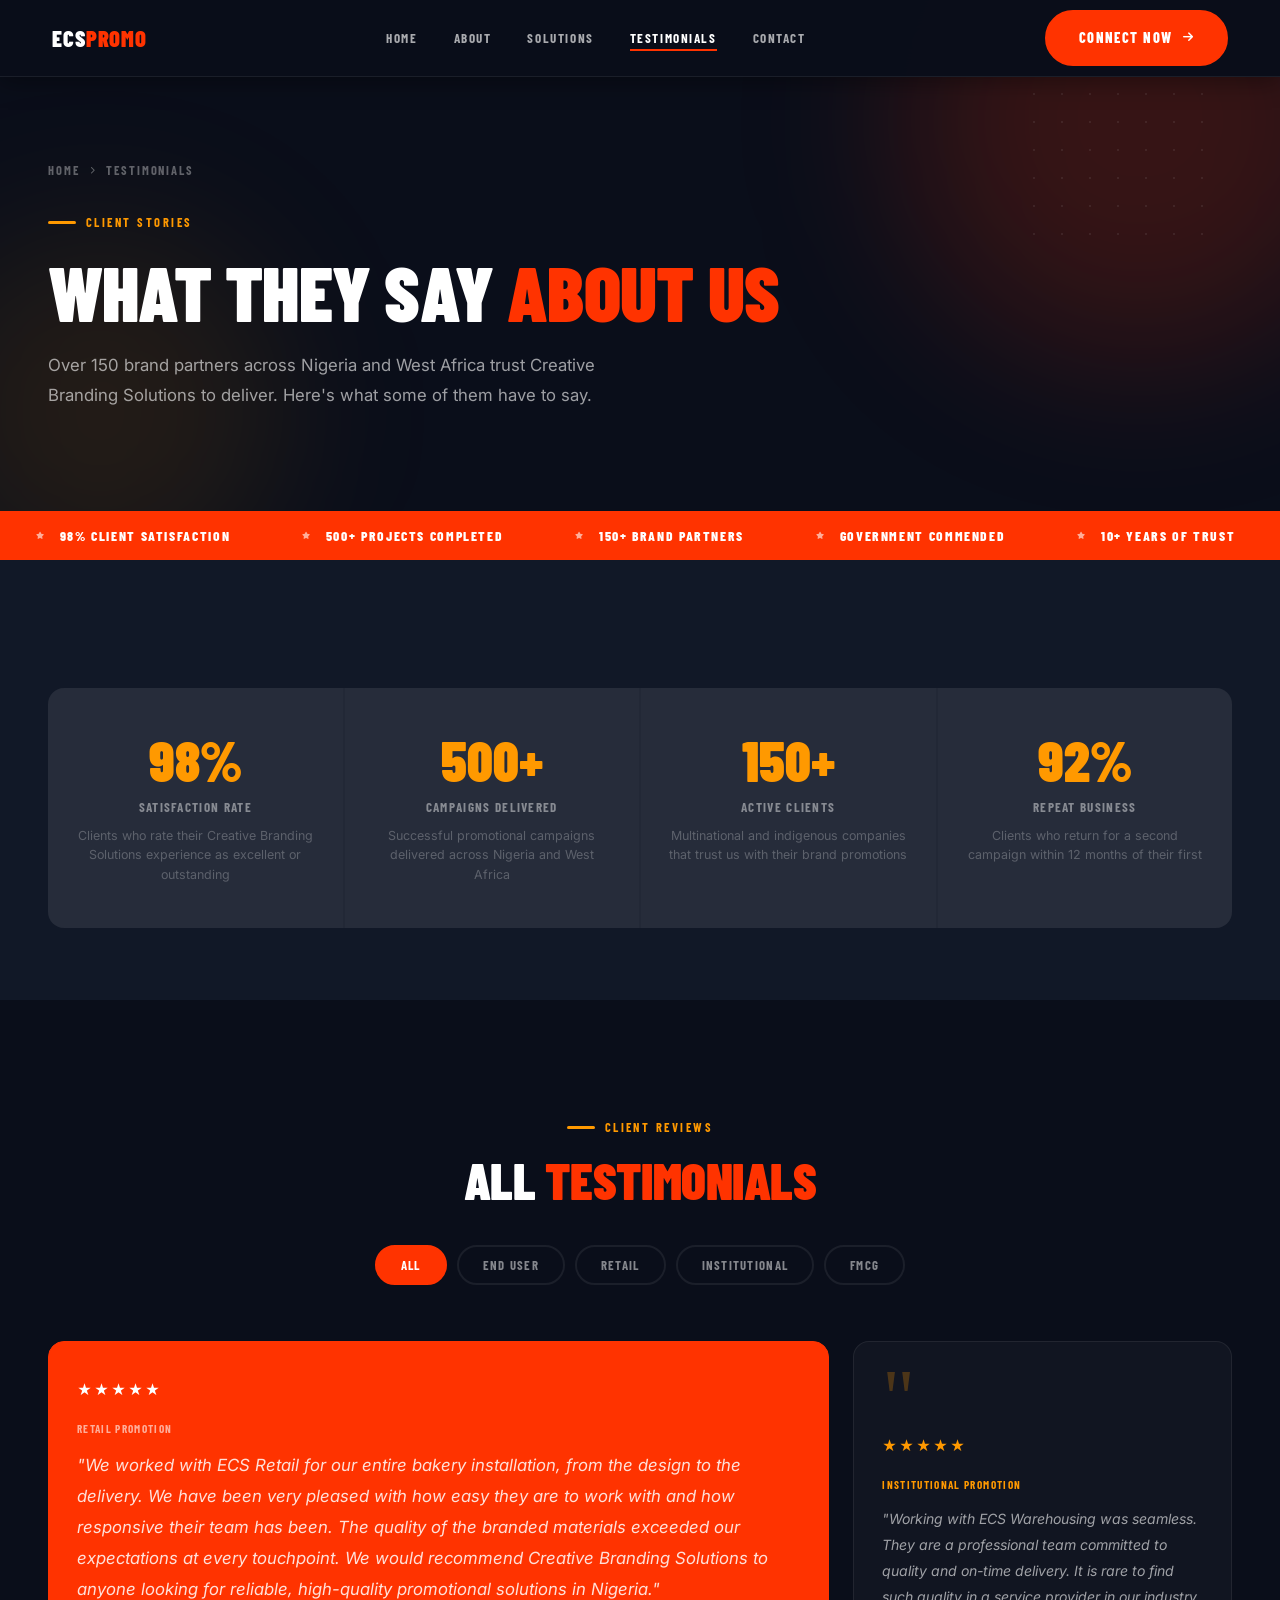
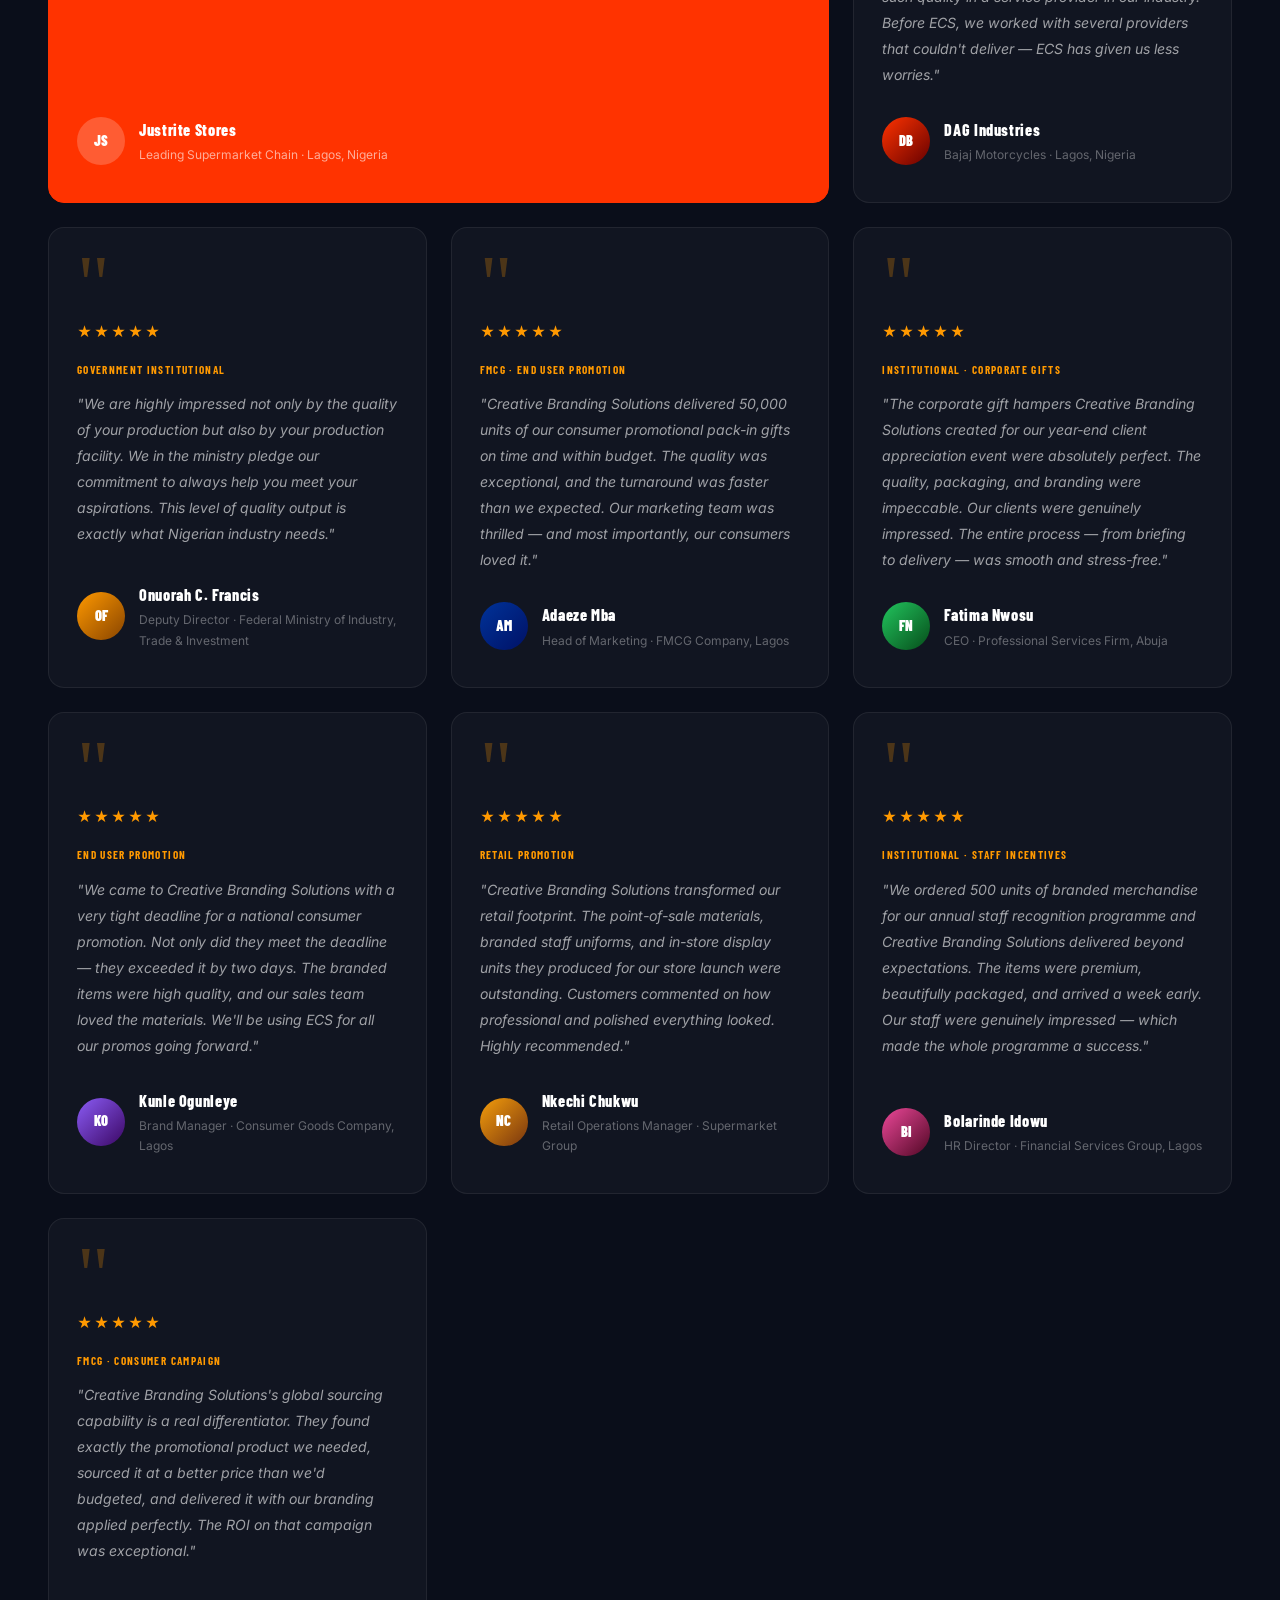
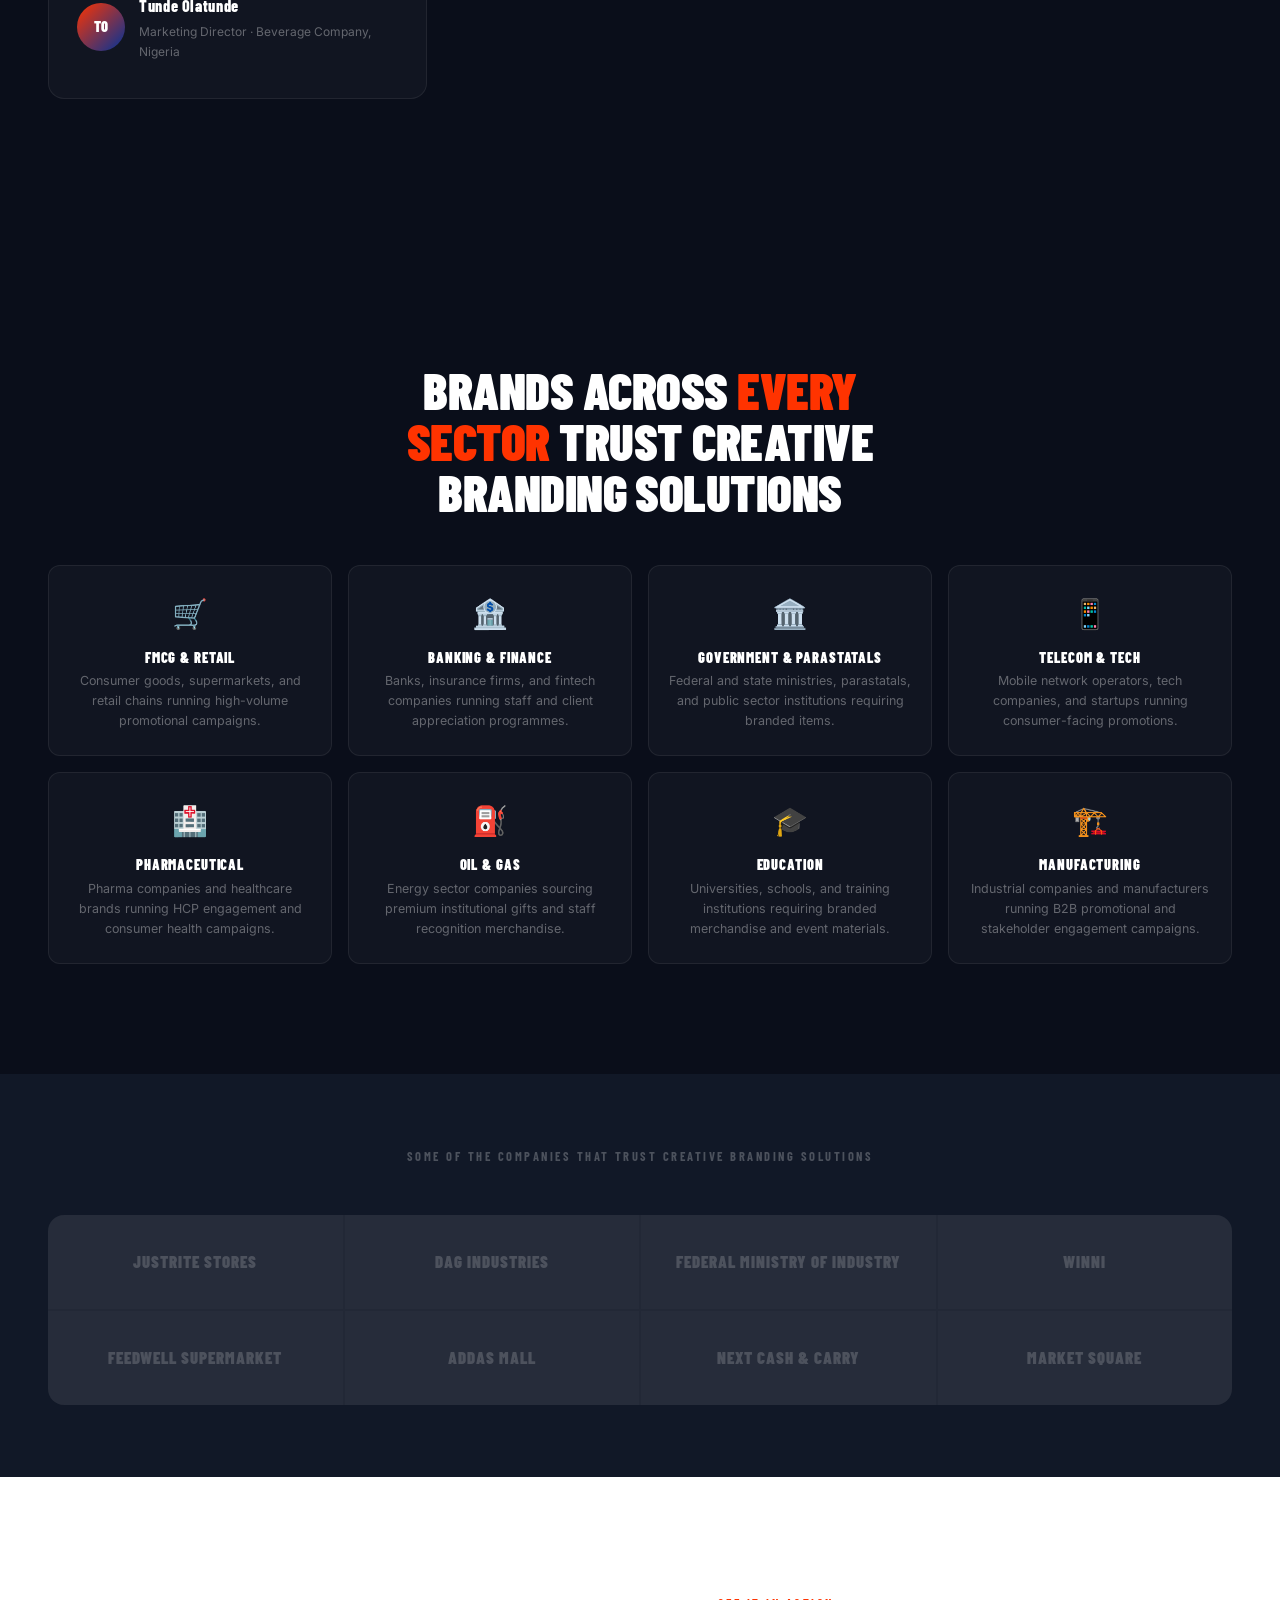
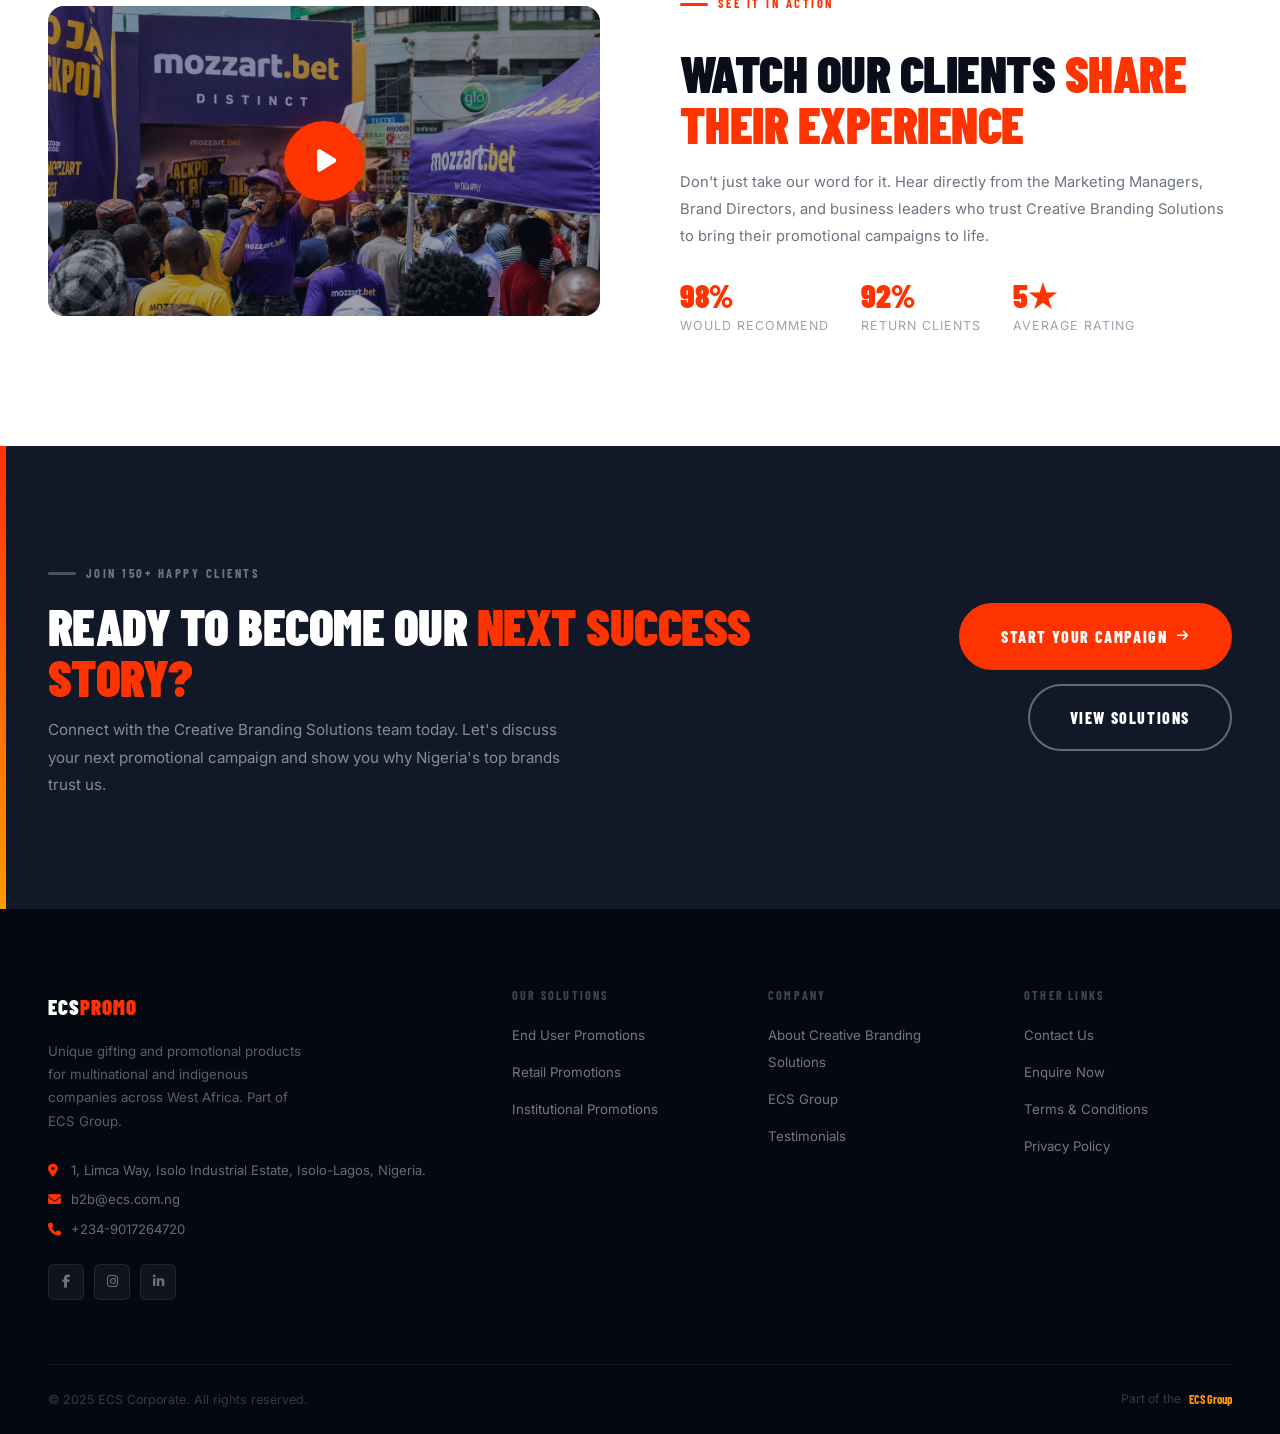
<file: testimonials.html>
<!DOCTYPE html>
<html lang="en">
<head>
  <meta charset="UTF-8" />
  <meta name="viewport" content="width=device-width, initial-scale=1.0" />
  <title>Testimonials | Creative Branding Solutions — What Our Clients Say</title>
  <meta name="description" content="Read what Nigeria's top companies say about Creative Branding Solutions. Testimonials from Justrite Stores, DAG Industries, Federal Ministry of Industry and more." />
  <link rel="preconnect" href="https://fonts.googleapis.com" />
  <link rel="preconnect" href="https://fonts.gstatic.com" crossorigin />
  <link href="https://fonts.googleapis.com/css2?family=Barlow+Condensed:ital,wght@0,400;0,600;0,700;0,800;0,900;1,700&family=Inter:wght@300;400;500;600&display=swap" rel="stylesheet" />
  <link rel="stylesheet" href="https://cdnjs.cloudflare.com/ajax/libs/font-awesome/6.5.0/css/all.min.css" />
  <link rel="stylesheet" href="shared.css" />
  <style>

    /* ── FILTER TABS ── */
    .filter-bar {
      display: flex; gap: 10px; flex-wrap: wrap; margin-bottom: 56px; justify-content: center;
    }
    .filter-btn {
      font-family: var(--font-h); font-weight: 700; font-size: .8rem;
      letter-spacing: .1em; text-transform: uppercase;
      padding: 10px 24px; border-radius: 100px;
      border: 2px solid var(--border); color: rgba(255,255,255,.5);
      background: none; cursor: pointer; transition: all .2s var(--ease);
    }
    .filter-btn:hover, .filter-btn.active {
      background: var(--red); border-color: var(--red); color: #fff;
    }

    /* ── TESTIMONIALS MASONRY-STYLE GRID ── */
    .testi-masonry {
      display: grid;
      grid-template-columns: repeat(3, 1fr);
      gap: 24px;
    }

    .testi-card {
      background: rgba(255,255,255,.03); border: 1px solid var(--border);
      border-radius: 16px; padding: 36px 28px;
      position: relative; overflow: hidden;
      transition: all .3s var(--ease); break-inside: avoid;
      display: flex; flex-direction: column;
    }
    .testi-card::before {
      content: ''; position: absolute; top: 0; left: 0; right: 0; height: 3px;
      background: linear-gradient(90deg, var(--red), var(--amber)); opacity: 0; transition: opacity .3s;
    }
    .testi-card:hover { border-color: rgba(255,255,255,.12); background: rgba(255,255,255,.05); }
    .testi-card:hover::before { opacity: 1; }
    .testi-card.featured-card {
      background: var(--red); border-color: var(--red);
      grid-column: span 2;
    }
    .testi-card.featured-card::before { display: none; }
    .testi-card.featured-card .testi-quote { font-size: 1.05rem; color: rgba(255,255,255,.85); }
    .testi-card.featured-card .testi-stars { color: #fff; }
    .testi-card.featured-card .testi-name { color: #fff; }
    .testi-card.featured-card .testi-role { color: rgba(255,255,255,.65); }

    .quote-icon {
      font-family: serif; font-size: 5rem; line-height: .5;
      color: var(--amber); opacity: .25; margin-bottom: 16px;
    }
    .testi-card.featured-card .quote-icon { color: #fff; }

    .testi-stars { color: var(--amber); font-size: .9rem; letter-spacing: 2px; margin-bottom: 16px; }
    .testi-quote {
      font-size: .88rem; color: rgba(255,255,255,.6); line-height: 1.85;
      font-style: italic; margin-bottom: 28px; flex: 1;
    }
    .testi-author { display: flex; align-items: center; gap: 14px; margin-top: auto; }
    .testi-avatar {
      width: 48px; height: 48px; border-radius: 50%; flex-shrink: 0;
      display: flex; align-items: center; justify-content: center;
      font-family: var(--font-h); font-weight: 900; color: #fff; font-size: .9rem;
    }
    .testi-name { font-family: var(--font-h); font-size: 1rem; font-weight: 800; color: #fff; letter-spacing: .04em; }
    .testi-role { font-size: .75rem; color: rgba(255,255,255,.35); margin-top: 2px; }
    .testi-category {
      display: inline-block; font-family: var(--font-h); font-weight: 700; font-size: .7rem;
      letter-spacing: .12em; text-transform: uppercase; color: var(--amber);
      margin-bottom: 12px;
    }

    /* ── TRUST NUMBERS ── */
    .trust-section { background: var(--ink2); }
    .trust-grid { display: grid; grid-template-columns: repeat(4, 1fr); gap: 2px; background: var(--border); border-radius: 16px; overflow: hidden; margin-top: 56px; }
    .trust-cell {
      background: rgba(255,255,255,.02); padding: 44px 28px; text-align: center;
      transition: background .3s;
    }
    .trust-cell:hover { background: rgba(255,255,255,.05); }
    .trust-num { font-family: var(--font-h); font-weight: 900; font-size: 3.5rem; color: var(--amber); line-height: 1; margin-bottom: 8px; }
    .trust-lbl { font-family: var(--font-h); font-weight: 700; font-size: .82rem; letter-spacing: .1em; text-transform: uppercase; color: rgba(255,255,255,.45); margin-bottom: 8px; }
    .trust-sub { font-size: .78rem; color: rgba(255,255,255,.25); line-height: 1.55; }

    /* ── INDUSTRY BADGES ── */
    .industry-section { background: var(--ink); }
    .industry-grid { display: grid; grid-template-columns: repeat(4, 1fr); gap: 16px; margin-top: 48px; }
    .industry-badge {
      background: rgba(255,255,255,.03); border: 1px solid var(--border);
      border-radius: 12px; padding: 24px 20px; text-align: center;
      transition: all .3s var(--ease);
    }
    .industry-badge:hover { border-color: rgba(255,51,0,.4); background: rgba(255,51,0,.04); }
    .industry-icon { font-size: 1.8rem; margin-bottom: 12px; }
    .industry-badge h4 { font-family: var(--font-h); font-size: .9rem; letter-spacing: .06em; color: #fff; margin-bottom: 6px; }
    .industry-badge p  { font-size: .78rem; color: rgba(255,255,255,.35); line-height: 1.6; }

    /* ── CLIENTS SHOWCASE ── */
    .clients-showcase { background: var(--ink2); }
    .clients-grid { display: grid; grid-template-columns: repeat(4, 1fr); gap: 2px; background: var(--border); border-radius: 16px; overflow: hidden; margin-top: 48px; }
    .client-cell {
      background: rgba(255,255,255,.02); padding: 36px 24px; text-align: center;
      display: flex; align-items: center; justify-content: center;
      transition: background .3s; cursor: default;
    }
    .client-cell:hover { background: rgba(255,255,255,.05); }
    .client-name {
      font-family: var(--font-h); font-weight: 900; font-size: 1.05rem;
      letter-spacing: .06em; text-transform: uppercase; color: rgba(255,255,255,.18);
      transition: color .2s; line-height: 1.3; text-align: center;
    }
    .client-cell:hover .client-name { color: rgba(255,255,255,.6); }

    /* ── VIDEO TESTIMONIAL PLACEHOLDER ── */
    .video-section { background: #fff; color: var(--ink); }
    .video-inner { display: grid; grid-template-columns: 1fr 1fr; gap: 80px; align-items: center; }
    .video-frame {
      border-radius: 16px; overflow: hidden; aspect-ratio: 16/9;
      background: var(--ink2); position: relative; cursor: pointer;
    }
    .video-frame img { width: 100%; height: 100%; object-fit: cover; opacity: .6; }
    .video-play {
      position: absolute; inset: 0; display: flex; align-items: center; justify-content: center;
    }
    .play-btn {
      width: 80px; height: 80px; border-radius: 50%;
      background: var(--red); display: flex; align-items: center; justify-content: center;
      font-size: 1.6rem; color: #fff; box-shadow: 0 8px 32px rgba(255,51,0,.5);
      transition: transform .2s, box-shadow .2s;
    }
    .play-btn:hover { transform: scale(1.1); box-shadow: 0 16px 48px rgba(255,51,0,.6); }
    .video-content .eyebrow { color: var(--red); }
    .video-content .eyebrow::before { background: var(--red); }
    .video-content h2 { color: var(--ink); margin: 16px 0 20px; }
    .video-content p  { font-size: .92rem; color: #6b7280; line-height: 1.85; margin-bottom: 28px; }
    .video-mini-stats { display: flex; gap: 32px; }
    .v-stat { }
    .v-stat-num { font-family: var(--font-h); font-weight: 900; font-size: 2rem; color: var(--red); line-height: 1; }
    .v-stat-lbl { font-size: .78rem; color: #9ca3af; text-transform: uppercase; letter-spacing: .08em; margin-top: 4px; }

    /* Responsive */
    @media(max-width:1024px){
      .testi-masonry    { grid-template-columns: 1fr 1fr; }
      .testi-card.featured-card { grid-column: span 2; }
      .trust-grid       { grid-template-columns: 1fr 1fr; }
      .industry-grid    { grid-template-columns: 1fr 1fr; }
      .clients-grid     { grid-template-columns: 1fr 1fr; }
      .video-inner      { grid-template-columns: 1fr; }
    }
    @media(max-width:768px){
      .testi-masonry    { grid-template-columns: 1fr; }
      .testi-card.featured-card { grid-column: span 1; }
      .trust-grid       { grid-template-columns: 1fr 1fr; }
      .industry-grid    { grid-template-columns: 1fr 1fr; }
      .clients-grid     { grid-template-columns: 1fr 1fr; }
    }
  </style>
</head>
<body>

<!-- NAVBAR -->
<nav id="navbar" class="always-solid">
  <div class="nav-inner">
    <a href="index.html" class="nav-logo">ECS<span>Promo</span></a>
    <ul class="nav-links">
      <li><a href="index.html">Home</a></li>
      <li><a href="about.html">About</a></li>
      <li><a href="solutions.html">Solutions</a></li>
      <li><a href="testimonials.html" class="active">Testimonials</a></li>
      <li><a href="contact.html">Contact</a></li>
    </ul>
    <div class="nav-cta">
      <a href="contact.html" class="btn btn-red">Connect Now <i class="fas fa-arrow-right"></i></a>
    </div>
    <button class="nav-toggle" id="navToggle"><span></span><span></span><span></span></button>
  </div>
</nav>
<div id="mobileMenu">
  <button class="mobile-close" id="mobileClose"><i class="fas fa-times"></i></button>
  <a href="index.html">Home</a><a href="about.html">About</a>
  <a href="solutions.html">Solutions</a><a href="testimonials.html">Testimonials</a>
  <a href="contact.html">Contact</a>
  <a href="contact.html" class="btn btn-red" style="margin-top:12px;">Connect Now</a>
</div>

<!-- PAGE HERO -->
<section class="page-hero">
  <div class="page-hero-bg" style="background-image:url('https://images.unsplash.com/photo-1497366754035-f200968a6e72?w=1600&auto=format&fit=crop&q=60');"></div>
  <div class="blob blob-red-tr"></div>
  <div class="blob blob-amber-bl"></div>
  <div class="dot-grid dot-grid-tr"></div>
  <div class="container">
    <div class="page-hero-inner">
      <div class="page-hero-breadcrumb">
        <a href="index.html">Home</a>
        <i class="fas fa-chevron-right"></i>
        <span>Testimonials</span>
      </div>
      <div class="page-hero-eyebrow">Client Stories</div>
      <h1 class="page-hero-title reveal">What They Say <span>About Us</span></h1>
      <p class="page-hero-desc reveal d1">
        Over 150 brand partners across Nigeria and West Africa trust Creative Branding Solutions to deliver. Here's what some of them have to say.
      </p>
    </div>
  </div>
</section>

<!-- MARQUEE -->
<div class="marquee-wrap" aria-hidden="true">
  <div class="marquee-track">
    <span class="marquee-item"><i class="fas fa-star"></i>98% Client Satisfaction</span>
    <span class="marquee-item"><i class="fas fa-star"></i>500+ Projects Completed</span>
    <span class="marquee-item"><i class="fas fa-star"></i>150+ Brand Partners</span>
    <span class="marquee-item"><i class="fas fa-star"></i>Government Commended</span>
    <span class="marquee-item"><i class="fas fa-star"></i>10+ Years of Trust</span>
    <span class="marquee-item"><i class="fas fa-star"></i>98% Client Satisfaction</span>
    <span class="marquee-item"><i class="fas fa-star"></i>500+ Projects Completed</span>
    <span class="marquee-item"><i class="fas fa-star"></i>150+ Brand Partners</span>
    <span class="marquee-item"><i class="fas fa-star"></i>Government Commended</span>
    <span class="marquee-item"><i class="fas fa-star"></i>10+ Years of Trust</span>
  </div>
</div>

<!-- TRUST NUMBERS -->
<section class="trust-section section-pad-sm">
  <div class="container">
    <div class="trust-grid">
      <div class="trust-cell reveal">
        <div class="trust-num">98%</div>
        <div class="trust-lbl">Satisfaction Rate</div>
        <div class="trust-sub">Clients who rate their Creative Branding Solutions experience as excellent or outstanding</div>
      </div>
      <div class="trust-cell reveal d1">
        <div class="trust-num">500+</div>
        <div class="trust-lbl">Campaigns Delivered</div>
        <div class="trust-sub">Successful promotional campaigns delivered across Nigeria and West Africa</div>
      </div>
      <div class="trust-cell reveal d2">
        <div class="trust-num">150+</div>
        <div class="trust-lbl">Active Clients</div>
        <div class="trust-sub">Multinational and indigenous companies that trust us with their brand promotions</div>
      </div>
      <div class="trust-cell reveal d3">
        <div class="trust-num">92%</div>
        <div class="trust-lbl">Repeat Business</div>
        <div class="trust-sub">Clients who return for a second campaign within 12 months of their first</div>
      </div>
    </div>
  </div>
</section>

<!-- ALL TESTIMONIALS -->
<section class="section-pad" style="background:var(--ink);">
  <div class="container">
    <div style="text-align:center;max-width:520px;margin:0 auto 40px;">
      <div class="eyebrow eyebrow-amber reveal" style="justify-content:center;">Client Reviews</div>
      <h2 class="title-light reveal d1">All <span>Testimonials</span></h2>
    </div>

    <div class="filter-bar reveal d2">
      <button class="filter-btn active" data-filter="all">All</button>
      <button class="filter-btn" data-filter="end-user">End User</button>
      <button class="filter-btn" data-filter="retail">Retail</button>
      <button class="filter-btn" data-filter="institutional">Institutional</button>
      <button class="filter-btn" data-filter="fmcg">FMCG</button>
    </div>

    <div class="testi-masonry" id="testi-grid">

      <!-- Featured testimonial -->
      <div class="testi-card featured-card reveal" data-cat="retail">
        <div class="testi-stars">★★★★★</div>
        <div class="testi-category" style="color:rgba(255,255,255,.6);">Retail Promotion</div>
        <p class="testi-quote">"We worked with ECS Retail for our entire bakery installation, from the design to the delivery. We have been very pleased with how easy they are to work with and how responsive their team has been. The quality of the branded materials exceeded our expectations at every touchpoint. We would recommend Creative Branding Solutions to anyone looking for reliable, high-quality promotional solutions in Nigeria."</p>
        <div class="testi-author">
          <div class="testi-avatar" style="background:rgba(255,255,255,.2);">JS</div>
          <div>
            <div class="testi-name">Justrite Stores</div>
            <div class="testi-role" style="color:rgba(255,255,255,.6);">Leading Supermarket Chain · Lagos, Nigeria</div>
          </div>
        </div>
      </div>

      <div class="testi-card reveal d1" data-cat="institutional">
        <div class="quote-icon">"</div>
        <div class="testi-stars">★★★★★</div>
        <div class="testi-category">Institutional Promotion</div>
        <p class="testi-quote">"Working with ECS Warehousing was seamless. They are a professional team committed to quality and on-time delivery. It is rare to find such quality in a service provider in our industry. Before ECS, we worked with several providers that couldn't deliver — ECS has given us less worries."</p>
        <div class="testi-author">
          <div class="testi-avatar" style="background:linear-gradient(135deg,var(--red),#660000);">DB</div>
          <div>
            <div class="testi-name">DAG Industries</div>
            <div class="testi-role">Bajaj Motorcycles · Lagos, Nigeria</div>
          </div>
        </div>
      </div>

      <div class="testi-card reveal d2" data-cat="institutional">
        <div class="quote-icon">"</div>
        <div class="testi-stars">★★★★★</div>
        <div class="testi-category">Government Institutional</div>
        <p class="testi-quote">"We are highly impressed not only by the quality of your production but also by your production facility. We in the ministry pledge our commitment to always help you meet your aspirations. This level of quality output is exactly what Nigerian industry needs."</p>
        <div class="testi-author">
          <div class="testi-avatar" style="background:linear-gradient(135deg,var(--amber),#884400);">OF</div>
          <div>
            <div class="testi-name">Onuorah C. Francis</div>
            <div class="testi-role">Deputy Director · Federal Ministry of Industry, Trade &amp; Investment</div>
          </div>
        </div>
      </div>

      <div class="testi-card reveal" data-cat="fmcg end-user">
        <div class="quote-icon">"</div>
        <div class="testi-stars">★★★★★</div>
        <div class="testi-category">FMCG · End User Promotion</div>
        <p class="testi-quote">"Creative Branding Solutions delivered 50,000 units of our consumer promotional pack-in gifts on time and within budget. The quality was exceptional, and the turnaround was faster than we expected. Our marketing team was thrilled — and most importantly, our consumers loved it."</p>
        <div class="testi-author">
          <div class="testi-avatar" style="background:linear-gradient(135deg,var(--blue),#001166);">AM</div>
          <div>
            <div class="testi-name">Adaeze Mba</div>
            <div class="testi-role">Head of Marketing · FMCG Company, Lagos</div>
          </div>
        </div>
      </div>

      <div class="testi-card reveal d1" data-cat="institutional">
        <div class="quote-icon">"</div>
        <div class="testi-stars">★★★★★</div>
        <div class="testi-category">Institutional · Corporate Gifts</div>
        <p class="testi-quote">"The corporate gift hampers Creative Branding Solutions created for our year-end client appreciation event were absolutely perfect. The quality, packaging, and branding were impeccable. Our clients were genuinely impressed. The entire process — from briefing to delivery — was smooth and stress-free."</p>
        <div class="testi-author">
          <div class="testi-avatar" style="background:linear-gradient(135deg,#22c55e,#064d1a);">FN</div>
          <div>
            <div class="testi-name">Fatima Nwosu</div>
            <div class="testi-role">CEO · Professional Services Firm, Abuja</div>
          </div>
        </div>
      </div>

      <div class="testi-card reveal d2" data-cat="end-user fmcg">
        <div class="quote-icon">"</div>
        <div class="testi-stars">★★★★★</div>
        <div class="testi-category">End User Promotion</div>
        <p class="testi-quote">"We came to Creative Branding Solutions with a very tight deadline for a national consumer promotion. Not only did they meet the deadline — they exceeded it by two days. The branded items were high quality, and our sales team loved the materials. We'll be using ECS for all our promos going forward."</p>
        <div class="testi-author">
          <div class="testi-avatar" style="background:linear-gradient(135deg,#8b5cf6,#3b0764);">KO</div>
          <div>
            <div class="testi-name">Kunle Ogunleye</div>
            <div class="testi-role">Brand Manager · Consumer Goods Company, Lagos</div>
          </div>
        </div>
      </div>

      <div class="testi-card reveal" data-cat="retail">
        <div class="quote-icon">"</div>
        <div class="testi-stars">★★★★★</div>
        <div class="testi-category">Retail Promotion</div>
        <p class="testi-quote">"Creative Branding Solutions transformed our retail footprint. The point-of-sale materials, branded staff uniforms, and in-store display units they produced for our store launch were outstanding. Customers commented on how professional and polished everything looked. Highly recommended."</p>
        <div class="testi-author">
          <div class="testi-avatar" style="background:linear-gradient(135deg,#f59e0b,#78350f);">NC</div>
          <div>
            <div class="testi-name">Nkechi Chukwu</div>
            <div class="testi-role">Retail Operations Manager · Supermarket Group</div>
          </div>
        </div>
      </div>

      <div class="testi-card reveal d1" data-cat="institutional">
        <div class="quote-icon">"</div>
        <div class="testi-stars">★★★★★</div>
        <div class="testi-category">Institutional · Staff Incentives</div>
        <p class="testi-quote">"We ordered 500 units of branded merchandise for our annual staff recognition programme and Creative Branding Solutions delivered beyond expectations. The items were premium, beautifully packaged, and arrived a week early. Our staff were genuinely impressed — which made the whole programme a success."</p>
        <div class="testi-author">
          <div class="testi-avatar" style="background:linear-gradient(135deg,#ec4899,#500724);">BI</div>
          <div>
            <div class="testi-name">Bolarinde Idowu</div>
            <div class="testi-role">HR Director · Financial Services Group, Lagos</div>
          </div>
        </div>
      </div>

      <div class="testi-card reveal d2" data-cat="fmcg end-user">
        <div class="quote-icon">"</div>
        <div class="testi-stars">★★★★★</div>
        <div class="testi-category">FMCG · Consumer Campaign</div>
        <p class="testi-quote">"Creative Branding Solutions's global sourcing capability is a real differentiator. They found exactly the promotional product we needed, sourced it at a better price than we'd budgeted, and delivered it with our branding applied perfectly. The ROI on that campaign was exceptional."</p>
        <div class="testi-author">
          <div class="testi-avatar" style="background:linear-gradient(135deg,var(--red),var(--blue));">TO</div>
          <div>
            <div class="testi-name">Tunde Olatunde</div>
            <div class="testi-role">Marketing Director · Beverage Company, Nigeria</div>
          </div>
        </div>
      </div>

    </div>
  </div>
</section>

<!-- INDUSTRIES SERVED -->
<section class="industry-section section-pad">
  <div class="container">
    <div style="text-align:center;max-width:520px;margin:0 auto 0;">
      <div class="eyebrow eyebrow-amber reveal" style="justify-content:center;">Industries Served</div>
      <h2 class="title-light reveal d1">Brands Across <span>Every Sector</span> Trust Creative Branding Solutions</h2>
    </div>
    <div class="industry-grid">
      <div class="industry-badge reveal">
        <div class="industry-icon">🛒</div>
        <h4>FMCG &amp; Retail</h4>
        <p>Consumer goods, supermarkets, and retail chains running high-volume promotional campaigns.</p>
      </div>
      <div class="industry-badge reveal d1">
        <div class="industry-icon">🏦</div>
        <h4>Banking &amp; Finance</h4>
        <p>Banks, insurance firms, and fintech companies running staff and client appreciation programmes.</p>
      </div>
      <div class="industry-badge reveal d2">
        <div class="industry-icon">🏛️</div>
        <h4>Government &amp; Parastatals</h4>
        <p>Federal and state ministries, parastatals, and public sector institutions requiring branded items.</p>
      </div>
      <div class="industry-badge reveal d3">
        <div class="industry-icon">📱</div>
        <h4>Telecom &amp; Tech</h4>
        <p>Mobile network operators, tech companies, and startups running consumer-facing promotions.</p>
      </div>
      <div class="industry-badge reveal">
        <div class="industry-icon">🏥</div>
        <h4>Pharmaceutical</h4>
        <p>Pharma companies and healthcare brands running HCP engagement and consumer health campaigns.</p>
      </div>
      <div class="industry-badge reveal d1">
        <div class="industry-icon">⛽</div>
        <h4>Oil &amp; Gas</h4>
        <p>Energy sector companies sourcing premium institutional gifts and staff recognition merchandise.</p>
      </div>
      <div class="industry-badge reveal d2">
        <div class="industry-icon">🎓</div>
        <h4>Education</h4>
        <p>Universities, schools, and training institutions requiring branded merchandise and event materials.</p>
      </div>
      <div class="industry-badge reveal d3">
        <div class="industry-icon">🏗️</div>
        <h4>Manufacturing</h4>
        <p>Industrial companies and manufacturers running B2B promotional and stakeholder engagement campaigns.</p>
      </div>
    </div>
  </div>
</section>

<!-- CLIENTS SHOWCASE -->
<section class="clients-showcase section-pad-sm">
  <div class="container">
    <p style="font-family:var(--font-h);font-size:.78rem;font-weight:700;letter-spacing:.2em;text-transform:uppercase;color:rgba(255,255,255,.25);text-align:center;margin-bottom:40px;" class="reveal">
      Some of the companies that trust Creative Branding Solutions
    </p>
    <div class="clients-grid reveal d1">
      <div class="client-cell"><div class="client-name">Justrite Stores</div></div>
      <div class="client-cell"><div class="client-name">DAG Industries</div></div>
      <div class="client-cell"><div class="client-name">Federal Ministry of Industry</div></div>
      <div class="client-cell"><div class="client-name">Winni</div></div>
      <div class="client-cell"><div class="client-name">Feedwell Supermarket</div></div>
      <div class="client-cell"><div class="client-name">AddAs Mall</div></div>
      <div class="client-cell"><div class="client-name">Next Cash &amp; Carry</div></div>
      <div class="client-cell"><div class="client-name">Market Square</div></div>
    </div>
  </div>
</section>

<!-- VIDEO SECTION -->
<section class="video-section section-pad">
  <div class="container">
    <div class="video-inner">
      <div class="video-frame reveal">
        <img src="Images/hero_solutions.webp" alt="Creative Branding Solutions client video testimonial" loading="lazy" />
        <div class="video-play">
          <div class="play-btn"><i class="fas fa-play" style="margin-left:4px;"></i></div>
        </div>
      </div>
      <div class="video-content reveal d1">
        <div class="eyebrow">See It In Action</div>
        <h2 class="title-dark">Watch Our Clients <span>Share Their Experience</span></h2>
        <p>Don't just take our word for it. Hear directly from the Marketing Managers, Brand Directors, and business leaders who trust Creative Branding Solutions to bring their promotional campaigns to life.</p>
        <div class="video-mini-stats">
          <div class="v-stat">
            <div class="v-stat-num">98%</div>
            <div class="v-stat-lbl">Would Recommend</div>
          </div>
          <div class="v-stat">
            <div class="v-stat-num">92%</div>
            <div class="v-stat-lbl">Return Clients</div>
          </div>
          <div class="v-stat">
            <div class="v-stat-num">5★</div>
            <div class="v-stat-lbl">Average Rating</div>
          </div>
        </div>
      </div>
    </div>
  </div>
</section>

<!-- CTA STRIP -->
<section class="cta-strip section-pad">
  <div class="cta-strip-bg" style="background-image:url('https://images.unsplash.com/photo-1542744094-3a31f272c490?w=1400&auto=format&fit=crop&q=40');"></div>
  <div class="cta-strip-bar"></div>
  <div class="container">
    <div class="cta-strip-inner">
      <div class="reveal">
        <div class="eyebrow eyebrow-white">Join 150+ Happy Clients</div>
        <h2 class="cta-strip-title">Ready to Become Our <span>Next Success Story?</span></h2>
        <p class="cta-strip-desc">Connect with the Creative Branding Solutions team today. Let's discuss your next promotional campaign and show you why Nigeria's top brands trust us.</p>
      </div>
      <div class="cta-strip-actions reveal d1">
        <a href="contact.html" class="btn btn-red btn-lg">Start Your Campaign <i class="fas fa-arrow-right"></i></a>
        <a href="solutions.html" class="btn btn-outline-white btn-lg">View Solutions</a>
      </div>
    </div>
  </div>
</section>

<!-- FOOTER -->
<footer>
  <div class="container">
    <div class="footer-top">
      <div class="footer-grid">
        <div>
          <div class="footer-logo">ECS<span>Promo</span></div>
          <p class="footer-desc">Unique gifting and promotional products for multinational and indigenous companies across West Africa. Part of ECS Group.</p>
          <div class="footer-contact-line"><i class="fas fa-map-marker-alt"></i> 1, Limca Way, Isolo Industrial Estate, Isolo-Lagos, Nigeria.</div>
          <div class="footer-contact-line"><i class="fas fa-envelope"></i> b2b@ecs.com.ng</div>
          <div class="footer-contact-line"><i class="fas fa-phone"></i> +234-9017264720</div>
          <div class="footer-socials">
            <a href="#" class="social-btn"><i class="fab fa-facebook-f"></i></a>
            <a href="#" class="social-btn"><i class="fab fa-instagram"></i></a>
            <a href="#" class="social-btn"><i class="fab fa-linkedin-in"></i></a>
          </div>
        </div>
        <div class="footer-col"><h5>Our Solutions</h5>
          <ul class="footer-links">
            <li><a href="solutions.html">End User Promotions</a></li>
            <li><a href="solutions.html">Retail Promotions</a></li>
            <li><a href="solutions.html">Institutional Promotions</a></li>
          </ul>
        </div>
        <div class="footer-col"><h5>Company</h5>
          <ul class="footer-links">
            <li><a href="about.html">About Creative Branding Solutions</a></li>
            <li><a href="about.html#ecs">ECS Group</a></li>
            <li><a href="testimonials.html">Testimonials</a></li>
          </ul>
        </div>
        <div class="footer-col"><h5>Other Links</h5>
          <ul class="footer-links">
            <li><a href="contact.html">Contact Us</a></li>
            <li><a href="contact.html">Enquire Now</a></li>
            <li><a href="#">Terms &amp; Conditions</a></li>
            <li><a href="#">Privacy Policy</a></li>
          </ul>
        </div>
      </div>
    </div>
    <div class="footer-bottom">
      <div class="footer-copy">&copy; 2025 ECS Corporate. All rights reserved.</div>
      <div class="footer-ecs">Part of the <span>ECS Group</span></div>
    </div>
  </div>
</footer>

<script>
  document.querySelector('#navbar')?.classList.add('solid');
  document.getElementById('navToggle')?.addEventListener('click', () => document.getElementById('mobileMenu').classList.add('open'));
  document.getElementById('mobileClose')?.addEventListener('click', () => document.getElementById('mobileMenu').classList.remove('open'));
  document.querySelectorAll('#mobileMenu a').forEach(a => a.addEventListener('click', () => document.getElementById('mobileMenu').classList.remove('open')));

  // Filter
  document.querySelectorAll('.filter-btn').forEach(btn => {
    btn.addEventListener('click', () => {
      document.querySelectorAll('.filter-btn').forEach(b => b.classList.remove('active'));
      btn.classList.add('active');
      const filter = btn.dataset.filter;
      document.querySelectorAll('.testi-card').forEach(card => {
        if (filter === 'all' || card.dataset.cat?.includes(filter)) {
          card.style.display = 'flex';
        } else {
          card.style.display = 'none';
        }
      });
    });
  });

  // Reveal
  const obs = new IntersectionObserver(entries => entries.forEach(e => { if(e.isIntersecting){e.target.classList.add('visible');obs.unobserve(e.target);} }), {threshold:.1,rootMargin:'0px 0px -40px 0px'});
  document.querySelectorAll('.reveal').forEach(el => obs.observe(el));
</script>
</body>
</html>
</file>
<file: shared.css>
/* ================================================================
   Creative Branding Solutions — Shared Stylesheet (all pages)
   Brand: Deep Navy #0a0e1a | Flame Red #FF3300 | Amber #FF9900
================================================================ */
*, *::before, *::after { box-sizing: border-box; margin: 0; padding: 0; }

:root {
  --ink:     #0a0e1a;
  --ink2:    #111827;
  --blue:    #003399;
  --red:     #FF3300;
  --red-dk:  #cc2200;
  --amber:   #FF9900;
  --amber-dk:#e68a00;
  --off:     #f4f6fb;
  --muted:   #9ca3af;
  --border:  rgba(255,255,255,0.07);
  --border-l:rgba(0,0,0,0.07);
  --font-h:  'Barlow Condensed', sans-serif;
  --font-b:  'Inter', sans-serif;
  --ease:    cubic-bezier(0.4, 0, 0.2, 1);
  --r:       12px;
}

html { scroll-behavior: smooth; font-size: 16px; }
body { font-family: var(--font-b); color: #fff; background: var(--ink); overflow-x: hidden; line-height: 1.7; }
a { color: inherit; text-decoration: none; transition: all 0.25s var(--ease); }
img { display: block; max-width: 100%; }
.container { width: 100%; max-width: 1240px; margin: 0 auto; padding: 0 28px; }
.section-pad { padding: 110px 0; }
.section-pad-sm { padding: 72px 0; }

h1,h2,h3,h4,h5 {
  font-family: var(--font-h); font-weight: 900;
  line-height: 1.0; text-transform: uppercase; letter-spacing: -0.01em;
}

/* BUTTONS */
.btn {
  display: inline-flex; align-items: center; gap: 10px;
  font-family: var(--font-h); font-weight: 800; font-size: 0.9rem;
  letter-spacing: 0.1em; text-transform: uppercase;
  padding: 14px 32px; border-radius: 100px; border: 2px solid transparent;
  cursor: pointer; transition: all 0.2s var(--ease); white-space: nowrap;
}
.btn-red  { background: var(--red); color:#fff; border-color:var(--red); }
.btn-red:hover { background:var(--red-dk); transform:translateY(-2px); box-shadow:0 12px 30px rgba(255,51,0,.4); }
.btn-amber { background:var(--amber); color:var(--ink); border-color:var(--amber); }
.btn-amber:hover { background:var(--amber-dk); transform:translateY(-2px); box-shadow:0 12px 30px rgba(255,153,0,.4); }
.btn-outline-white { background:transparent; color:#fff; border-color:rgba(255,255,255,.35); }
.btn-outline-white:hover { border-color:#fff; background:rgba(255,255,255,.08); }
.btn-outline-red { background:transparent; color:var(--red); border-color:var(--red); }
.btn-outline-red:hover { background:var(--red); color:#fff; }
.btn-dark { background:var(--ink); color:#fff; border-color:var(--ink); }
.btn-dark:hover { background:var(--ink2); transform:translateY(-2px); }
.btn-lg { padding:18px 40px; font-size:1rem; }
.btn i { font-size:.8em; }

/* NAVBAR */
#navbar { position:fixed; top:0; left:0; right:0; z-index:999; transition:all .35s var(--ease); }
.nav-inner {
  display:flex; align-items:center; justify-content:space-between;
  padding:0 32px; height:76px; max-width:1240px; margin:0 auto;
}
#navbar.solid { background:rgba(10,14,26,.97); backdrop-filter:blur(16px); border-bottom:1px solid var(--border); box-shadow:0 4px 24px rgba(0,0,0,.4); }
#navbar.always-solid { background:rgba(10,14,26,.97); backdrop-filter:blur(16px); border-bottom:1px solid var(--border); }

.nav-logo { font-family:var(--font-h); font-weight:900; font-size:1.4rem; letter-spacing:.04em; text-transform:uppercase; color:#fff; }
.nav-logo span { color:var(--red); }
.nav-links { display:flex; list-style:none; gap:36px; align-items:center; }
.nav-links a {
  font-family:var(--font-h); font-weight:700; font-size:.82rem;
  letter-spacing:.12em; text-transform:uppercase;
  color:rgba(255,255,255,.65); padding-bottom:3px; border-bottom:2px solid transparent;
}
.nav-links a:hover, .nav-links a.active { color:#fff; border-color:var(--red); }
.nav-cta { display:flex; gap:12px; }
.nav-toggle { display:none; background:none; border:none; cursor:pointer; flex-direction:column; gap:5px; padding:8px; }
.nav-toggle span { display:block; width:24px; height:2px; background:#fff; border-radius:2px; transition:all .3s; }

/* MOBILE MENU */
#mobileMenu {
  display:none; position:fixed; inset:0; background:var(--ink2);
  z-index:1000; flex-direction:column; align-items:center; justify-content:center; gap:28px;
}
#mobileMenu.open { display:flex; }
#mobileMenu a { font-family:var(--font-h); font-weight:900; font-size:2.2rem; text-transform:uppercase; color:#fff; }
#mobileMenu a:hover { color:var(--red); }
.mobile-close { position:absolute; top:24px; right:24px; background:none; border:none; color:#fff; font-size:1.6rem; cursor:pointer; }

/* PAGE HERO (inner pages) */
.page-hero {
  position:relative; padding:160px 0 100px;
  background:var(--ink); overflow:hidden;
}
.page-hero-bg {
  position:absolute; inset:0;
  background-size:cover; background-position:center;
  filter:brightness(.1) saturate(.3);
}
.blob { position:absolute; border-radius:50%; filter:blur(80px); pointer-events:none; z-index:0; }
.blob-red-tr  { width:480px; height:480px; background:rgba(255,51,0,.18); top:-120px; right:-100px; }
.blob-amber-bl { width:360px; height:360px; background:rgba(255,153,0,.1); bottom:-80px; left:-80px; }
.dot-grid {
  position:absolute; pointer-events:none;
  background-image:radial-gradient(rgba(255,255,255,.07) 1px, transparent 1px);
  background-size:28px 28px;
}
.dot-grid-tr { top:80px; right:60px; width:200px; height:180px; }
.dot-grid-bl { bottom:60px; left:40px; width:160px; height:140px; }

.page-hero-inner { position:relative; z-index:2; }
.page-hero-breadcrumb {
  display:flex; align-items:center; gap:10px;
  font-family:var(--font-h); font-size:.78rem; font-weight:700;
  letter-spacing:.15em; text-transform:uppercase; color:rgba(255,255,255,.35);
  margin-bottom:24px;
}
.page-hero-breadcrumb a:hover { color:var(--amber); }
.page-hero-breadcrumb i { font-size:.6em; }
.page-hero-eyebrow {
  display:inline-flex; align-items:center; gap:10px;
  font-family:var(--font-h); font-weight:700; font-size:.78rem;
  letter-spacing:.2em; text-transform:uppercase; color:var(--amber); margin-bottom:20px;
}
.page-hero-eyebrow::before { content:''; width:28px; height:3px; background:var(--amber); border-radius:2px; }
.page-hero-title { font-size:clamp(3rem,6vw,6rem); color:#fff; margin-bottom:20px; }
.page-hero-title span { color:var(--red); }
.page-hero-desc { font-size:1.05rem; color:rgba(255,255,255,.6); max-width:600px; line-height:1.8; }

/* SECTION LABELS */
.eyebrow {
  display:inline-flex; align-items:center; gap:10px;
  font-family:var(--font-h); font-weight:700; font-size:.78rem;
  letter-spacing:.2em; text-transform:uppercase; color:var(--red); margin-bottom:16px;
}
.eyebrow::before { content:''; width:28px; height:3px; background:var(--red); border-radius:2px; }
.eyebrow-amber { color:var(--amber); }
.eyebrow-amber::before { background:var(--amber); }
.eyebrow-white { color:rgba(255,255,255,.4); }
.eyebrow-white::before { background:rgba(255,255,255,.25); }

.title-dark  { font-size:clamp(2.2rem,4vw,3.8rem); color:var(--ink); }
.title-dark span  { color:var(--red); }
.title-light { font-size:clamp(2.2rem,4vw,3.8rem); color:#fff; }
.title-light span { color:var(--red); }

/* MARQUEE */
.marquee-wrap { background:var(--red); padding:13px 0; overflow:hidden; }
.marquee-track { display:flex; animation:marquee 30s linear infinite; white-space:nowrap; }
.marquee-item {
  display:inline-flex; align-items:center; gap:14px;
  font-family:var(--font-h); font-weight:800; font-size:.85rem;
  letter-spacing:.12em; text-transform:uppercase; color:#fff; padding:0 36px;
}
.marquee-item i { font-size:.45rem; opacity:.6; }
@keyframes marquee { from{transform:translateX(0)} to{transform:translateX(-50%)} }

/* CTA STRIP */
.cta-strip {
  position:relative; overflow:hidden; background:var(--ink2);
}
.cta-strip-bg {
  position:absolute; inset:0; background-size:cover; background-position:center; opacity:.05;
}
.cta-strip-bar {
  position:absolute; left:0; top:0; bottom:0; width:6px;
  background:linear-gradient(to bottom, var(--red), var(--amber));
}
.cta-strip-inner {
  position:relative; z-index:1;
  display:grid; grid-template-columns:1fr auto; gap:60px; align-items:center;
}
.cta-strip-title { font-size:clamp(2rem,4vw,3.2rem); color:#fff; margin-bottom:14px; }
.cta-strip-title span { color:var(--red); }
.cta-strip-desc { font-size:.95rem; color:rgba(255,255,255,.5); line-height:1.8; max-width:540px; }
.cta-strip-actions { display:flex; flex-direction:column; gap:14px; align-items:flex-end; }

/* FOOTER */
footer { background:#050810; padding:80px 0 0; }
.footer-top { padding-bottom:64px; border-bottom:1px solid var(--border); }
.footer-grid { display:grid; grid-template-columns:2fr 1fr 1fr 1fr; gap:48px; }
.footer-logo { font-family:var(--font-h); font-weight:900; font-size:1.3rem; letter-spacing:.05em; text-transform:uppercase; color:#fff; margin-bottom:16px; }
.footer-logo span { color:var(--red); }
.footer-desc { font-size:.83rem; color:rgba(255,255,255,.35); line-height:1.75; max-width:270px; margin-bottom:28px; }
.footer-contact-line { display:flex; align-items:flex-start; gap:10px; font-size:.82rem; color:rgba(255,255,255,.4); margin-bottom:10px; line-height:1.5; }
.footer-contact-line i { color:var(--red); margin-top:3px; width:13px; flex-shrink:0; }
.footer-socials { display:flex; gap:10px; margin-top:24px; }
.social-btn {
  width:36px; height:36px; border-radius:6px;
  background:rgba(255,255,255,.05); border:1px solid var(--border);
  display:flex; align-items:center; justify-content:center;
  color:rgba(255,255,255,.4); font-size:.82rem; transition:all .2s;
}
.social-btn:hover { background:var(--red); border-color:var(--red); color:#fff; }
.footer-col h5 { font-family:var(--font-h); font-size:.76rem; font-weight:700; letter-spacing:.18em; text-transform:uppercase; color:rgba(255,255,255,.25); margin-bottom:20px; }
.footer-links { list-style:none; display:flex; flex-direction:column; gap:10px; }
.footer-links a { font-size:.83rem; color:rgba(255,255,255,.45); transition:color .2s; }
.footer-links a:hover { color:var(--amber); }
.footer-bottom { padding:24px 0; display:flex; align-items:center; justify-content:space-between; gap:16px; flex-wrap:wrap; }
.footer-copy { font-size:.78rem; color:rgba(255,255,255,.2); }
.footer-ecs { font-size:.76rem; color:rgba(255,255,255,.2); display:flex; align-items:center; gap:8px; }
.footer-ecs span { color:var(--amber); font-family:var(--font-h); font-weight:700; }

/* REVEAL ANIMATIONS */
.reveal { opacity:0; transform:translateY(36px); transition:opacity .65s var(--ease), transform .65s var(--ease); }
.reveal.d1{transition-delay:.1s} .reveal.d2{transition-delay:.2s} .reveal.d3{transition-delay:.3s} .reveal.d4{transition-delay:.4s}
.reveal.visible { opacity:1; transform:translateY(0); }

/* RESPONSIVE */
@media(max-width:1024px){
  .cta-strip-inner{grid-template-columns:1fr}
  .cta-strip-actions{align-items:flex-start; flex-direction:row}
  .footer-grid{grid-template-columns:1fr 1fr}
  .nav-inner{padding:0 20px}
}
@media(max-width:768px){
  .section-pad{padding:72px 0}
  .nav-links,.nav-cta{display:none}
  .nav-toggle{display:flex}
  .footer-grid{grid-template-columns:1fr}
  .page-hero{padding:130px 0 72px}
}
</file>
